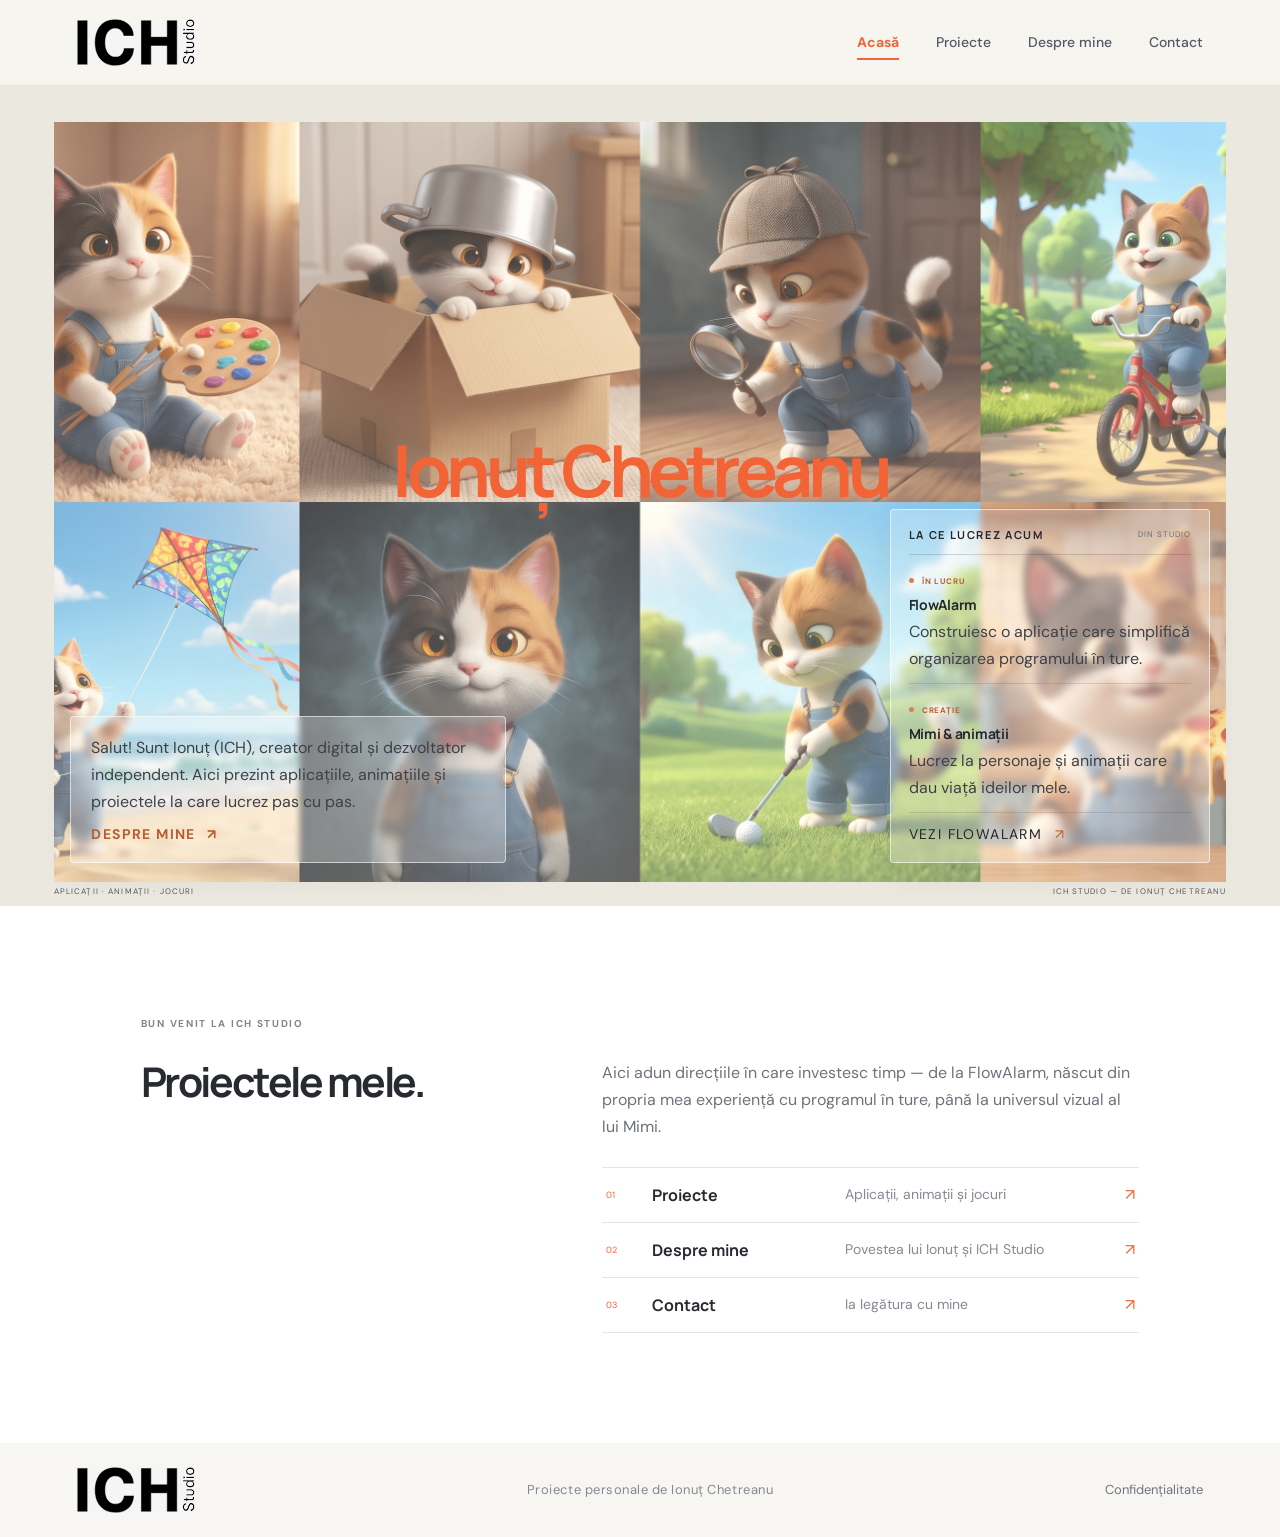
<file: index.html>
<!doctype html>
<html lang="ro">
<head>
    <meta charset="utf-8">
    <meta name="viewport" content="width=device-width, initial-scale=1">
    <meta name="description" content="ICH Studio — portofoliul lui Ionuț Chetreanu, creator digital și dezvoltator independent de aplicații, animații și jocuri.">
    <meta name="theme-color" content="#f7f5ef">
    <title>ICH Studio — Ionuț Chetreanu</title>
    
    <link rel="preconnect" href="https://fonts.googleapis.com">
    <link rel="preconnect" href="https://fonts.gstatic.com" crossorigin>
    <link href="https://fonts.googleapis.com/css2?family=DM+Sans:wght@400;500;600;700&family=Manrope:wght@400;500;600;700;800&display=swap" rel="stylesheet">
    <link rel="stylesheet" href="style.css">
</head>
<body class="home-page">

    <header class="site-header">
        <a class="brand" href="index.html">
            <img class="ich-studio-logo" src="assets/ich-studio-logo.svg" alt="ICH Studio">
        </a>
        <nav aria-label="Navigare principală">
            <a class="active" href="index.html">Acasă</a>
            <a href="projects.html">Proiecte</a>
            <a href="about.html">Despre mine</a>
            <a href="contact.html">Contact</a>
        </nav>
    </header>

    <main>
        <section class="hero home-hero">
            <div class="hero-art" aria-label="Colaj cu Mimi în mai multe ipostaze">
                <div class="art-frame">
                    <img src="assets/mimi-bg.jpg" alt="Mimi, personaj creat de Ionuț Chetreanu, în opt ipostaze">
                </div>
            </div>
            
            <div class="hero-shade"></div>
            
            <div class="hero-copy">
                <p class="eyebrow"><span></span> ICH STUDIO · CREATOR INDEPENDENT</p>
                <h1>Ionuț Chetreanu</h1>
            </div>
            
            <div class="hero-intro-card">
                <p>Salut! Sunt Ionuț (ICH), creator digital și dezvoltator independent. Aici prezint aplicațiile, animațiile și proiectele la care lucrez pas cu pas.</p>
                <a href="about.html">Despre mine <span>↗</span></a>
            </div>
            
            <aside class="news-panel" aria-label="Noutăți din ICH Studio">
                <div class="news-heading">
                    <span>LA CE LUCREZ ACUM</span>
                    <small>DIN STUDIO</small>
                </div>
                <article class="news-item">
                    <span class="news-label"><i></i> ÎN LUCRU</span>
                    <h2>FlowAlarm</h2>
                    <p>Construiesc o aplicație care simplifică organizarea programului în ture.</p>
                </article>
                <article class="news-item">
                    <span class="news-label"><i></i> CREAȚIE</span>
                    <h2>Mimi &amp; animații</h2>
                    <p>Lucrez la personaje și animații care dau viață ideilor mele.</p>
                </article>
                <a class="news-link" href="flowalarm.html">Vezi FlowAlarm <span>↗</span></a>
            </aside>
            
            <div class="hero-foot">
                <span>APLICAȚII · ANIMAȚII · JOCURI</span>
                <span>ICH STUDIO — DE IONUȚ CHETREANU</span>
            </div>
        </section>

        <section class="home-intro section-pad">
            <div class="section-kicker">BUN VENIT LA ICH STUDIO</div>
            <div class="home-intro-grid">
                <h2>Proiectele mele.</h2>
                <div>
                    <p>Aici adun direcțiile în care investesc timp — de la FlowAlarm, născut din propria mea experiență cu programul în ture, până la universul vizual al lui Mimi.</p>
                    <div class="page-links">
                        <a href="projects.html">
                            <span>01</span>
                            <strong>Proiecte</strong>
                            <small>Aplicații, animații și jocuri</small>
                            <b>↗</b>
                        </a>
                        <a href="about.html">
                            <span>02</span>
                            <strong>Despre mine</strong>
                            <small>Povestea lui Ionuț și ICH Studio</small>
                            <b>↗</b>
                        </a>
                        <a href="contact.html">
                            <span>03</span>
                            <strong>Contact</strong>
                            <small>Ia legătura cu mine</small>
                            <b>↗</b>
                        </a>
                    </div>
                </div>
            </div>
        </section>
    </main>

    <footer class="site-footer">
        <a class="brand" href="index.html">
            <img class="ich-studio-logo" src="assets/ich-studio-logo.svg" alt="ICH Studio">
        </a>
        <span>Proiecte personale de Ionuț Chetreanu</span>
        <a href="privacy.html">Confidențialitate</a>
    </footer>

</body>
</html>
</file>
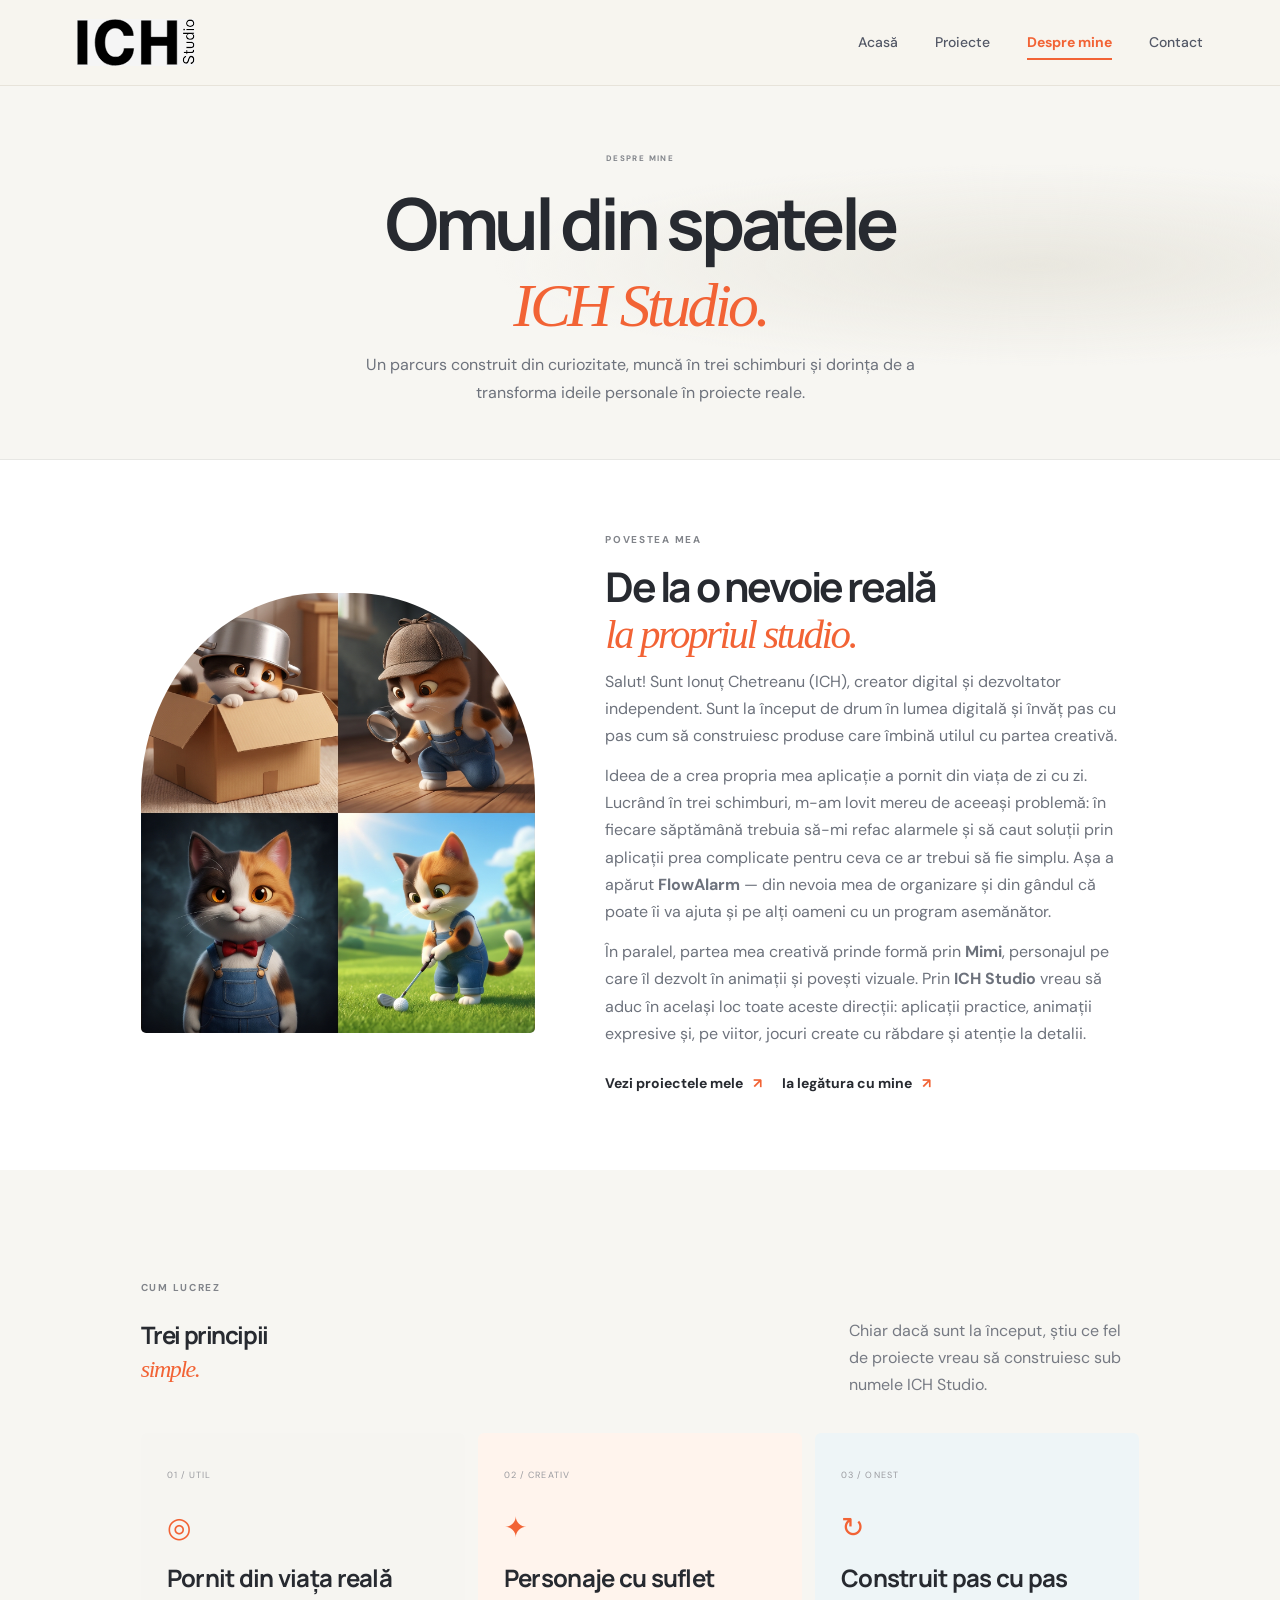
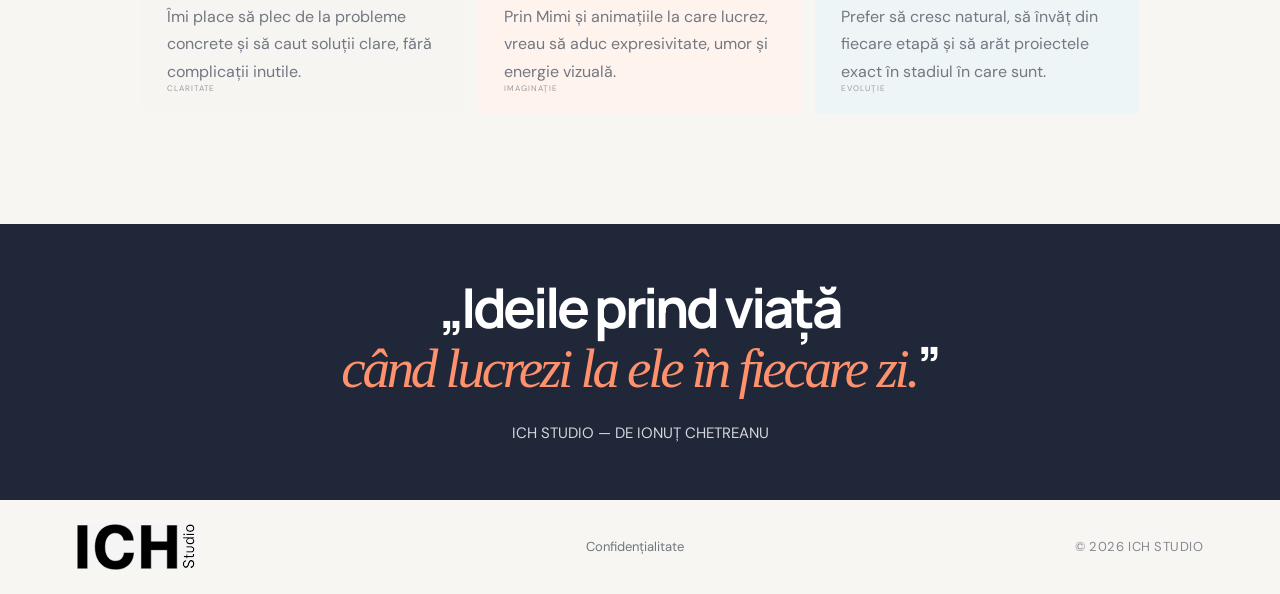
<file: about.html>
<!doctype html>
<html lang="ro">
<head>
    <meta charset="utf-8">
    <meta name="viewport" content="width=device-width, initial-scale=1">
    <meta name="description" content="Povestea lui Ionuț Chetreanu, creatorul independent din spatele ICH Studio, FlowAlarm și personajului Mimi.">
    <meta name="theme-color" content="#f7f5ef">
    <title>Despre mine — ICH Studio</title>
    
    <link rel="preconnect" href="https://fonts.googleapis.com">
    <link rel="preconnect" href="https://fonts.gstatic.com" crossorigin>
    <link href="https://fonts.googleapis.com/css2?family=DM+Sans:wght@400;500;600;700&family=Manrope:wght@400;500;600;700;800&display=swap" rel="stylesheet">
    <link rel="stylesheet" href="style.css">
</head>
<body class="about-page">

    <header class="site-header">
        <a class="brand" href="index.html">
            <img class="ich-studio-logo" src="assets/ich-studio-logo.svg" alt="ICH Studio">
        </a>
        <nav aria-label="Navigare principală">
            <a href="index.html">Acasă</a>
            <a href="projects.html">Proiecte</a>
            <a class="active" href="about.html">Despre mine</a>
            <a href="contact.html">Contact</a>
        </nav>
    </header>

    <main>
        <section class="page-hero about-hero">
            <div class="section-kicker">DESPRE MINE</div>
            <h1>Omul din spatele<br><em>ICH Studio.</em></h1>
            <p>Un parcurs construit din curiozitate, muncă în trei schimburi și dorința de a transforma ideile personale în proiecte reale.</p>
        </section>

        <section class="about-story section-pad">
            <div class="about-image">
                <img src="assets/mimi-bg.jpg" alt="Mimi, personaj creat de Ionuț Chetreanu pentru ICH Studio">
            </div>
            <div class="about-copy">
                <div class="section-kicker">POVESTEA MEA</div>
                <h2>De la o nevoie reală<br><em>la propriul studio.</em></h2>
                <p>Salut! Sunt Ionuț Chetreanu (ICH), creator digital și dezvoltator independent. Sunt la început de drum în lumea digitală și învăț pas cu pas cum să construiesc produse care îmbină utilul cu partea creativă.</p>
                <p>Ideea de a crea propria mea aplicație a pornit din viața de zi cu zi. Lucrând în trei schimburi, m-am lovit mereu de aceeași problemă: în fiecare săptămână trebuia să-mi refac alarmele și să caut soluții prin aplicații prea complicate pentru ceva ce ar trebui să fie simplu. Așa a apărut <strong>FlowAlarm</strong> — din nevoia mea de organizare și din gândul că poate îi va ajuta și pe alți oameni cu un program asemănător.</p>
                <p>În paralel, partea mea creativă prinde formă prin <strong>Mimi</strong>, personajul pe care îl dezvolt în animații și povești vizuale. Prin <strong>ICH Studio</strong> vreau să aduc în același loc toate aceste direcții: aplicații practice, animații expresive și, pe viitor, jocuri create cu răbdare și atenție la detalii.</p>
                <div class="about-links">
                    <a class="text-link" href="projects.html">Vezi proiectele mele <span>↗</span></a>
                    <a class="text-link" href="contact.html">Ia legătura cu mine <span>↗</span></a>
                </div>
            </div>
        </section>

        <section class="creator-values section-pad">
            <div class="features-heading">
                <div>
                    <div class="section-kicker">CUM LUCREZ</div>
                    <h2>Trei principii<br><em>simple.</em></h2>
                </div>
                <p>Chiar dacă sunt la început, știu ce fel de proiecte vreau să construiesc sub numele ICH Studio.</p>
            </div>
            <div class="feature-grid">
                <article class="feature-card">
                    <span class="feature-number">01 / UTIL</span>
                    <span class="feature-icon">◎</span>
                    <h3>Pornit din viața reală</h3>
                    <p>Îmi place să plec de la probleme concrete și să caut soluții clare, fără complicații inutile.</p>
                    <span class="feature-tag">CLARITATE</span>
                </article>
                <article class="feature-card feature-warm">
                    <span class="feature-number">02 / CREATIV</span>
                    <span class="feature-icon">✦</span>
                    <h3>Personaje cu suflet</h3>
                    <p>Prin Mimi și animațiile la care lucrez, vreau să aduc expresivitate, umor și energie vizuală.</p>
                    <span class="feature-tag">IMAGINAȚIE</span>
                </article>
                <article class="feature-card feature-blue">
                    <span class="feature-number">03 / ONEST</span>
                    <span class="feature-icon">↻</span>
                    <h3>Construit pas cu pas</h3>
                    <p>Prefer să cresc natural, să învăț din fiecare etapă și să arăt proiectele exact în stadiul în care sunt.</p>
                    <span class="feature-tag">EVOLUȚIE</span>
                </article>
            </div>
        </section>

        <section class="home-quote about-quote">
            <p>„Ideile prind viață<br><em>când lucrezi la ele în fiecare zi.</em>”</p>
            <span>ICH STUDIO — DE IONUȚ CHETREANU</span>
        </section>
    </main>

    <footer class="site-footer">
        <a class="brand" href="index.html">
            <img class="ich-studio-logo" src="assets/ich-studio-logo.svg" alt="ICH Studio">
        </a>
        <a href="privacy.html">Confidențialitate</a>
        <span>© 2026 ICH STUDIO</span>
    </footer>

</body>
</html>
</file>
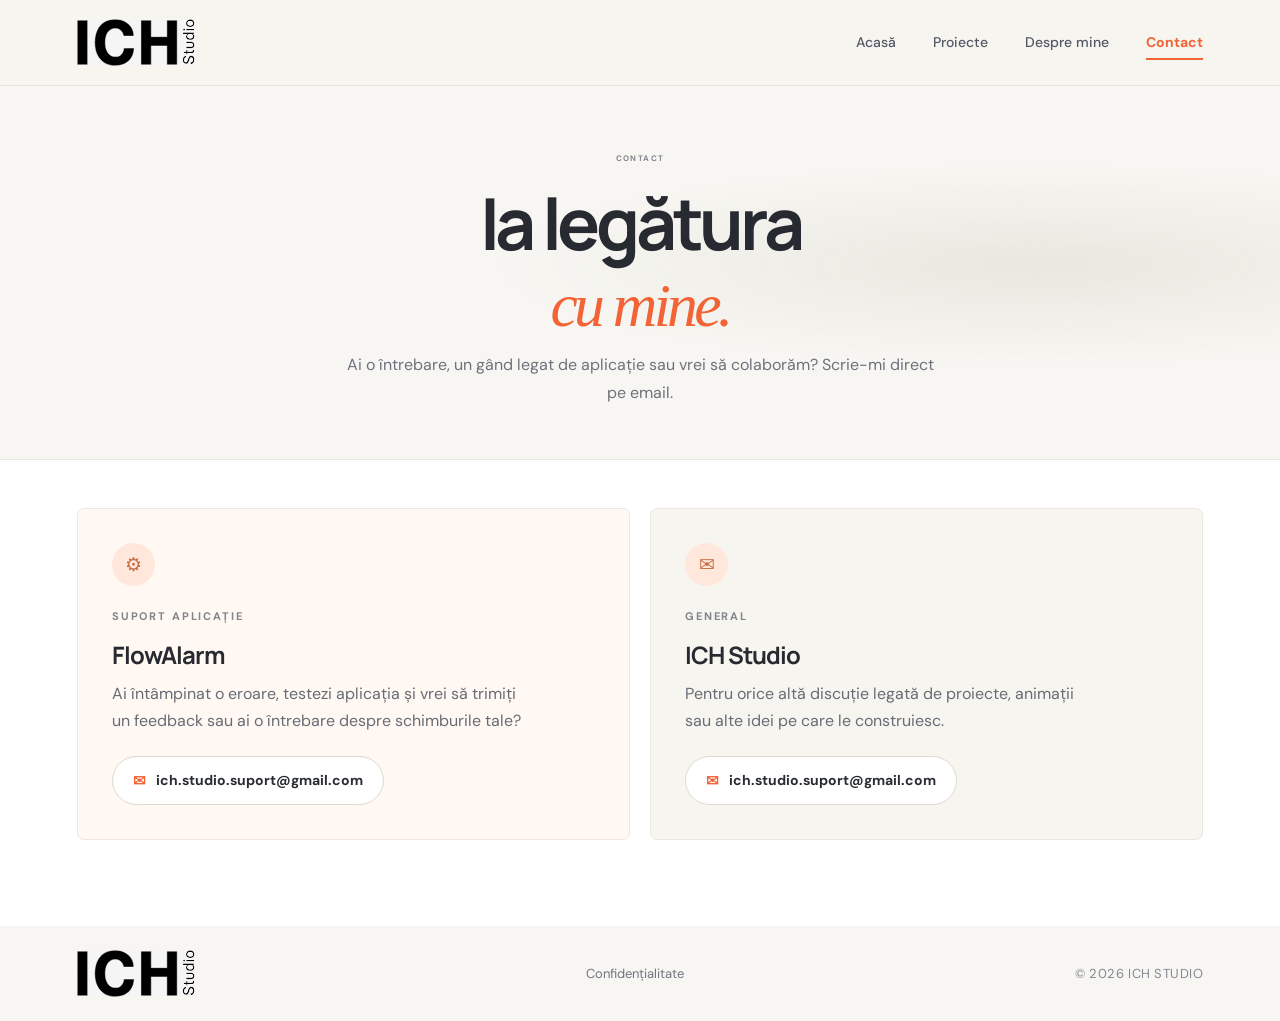
<file: contact.html>
<!doctype html>
<html lang="ro">
<head>
    <meta charset="utf-8">
    <meta name="viewport" content="width=device-width, initial-scale=1">
    <meta name="description" content="Ia legătura cu Ionuț Chetreanu pentru ICH Studio sau pentru suport legat de aplicația FlowAlarm.">
    <meta name="theme-color" content="#f7f5ef">
    <title>Contact — ICH Studio</title>
    
    <link rel="preconnect" href="https://fonts.googleapis.com">
    <link rel="preconnect" href="https://fonts.gstatic.com" crossorigin>
    <link href="https://fonts.googleapis.com/css2?family=DM+Sans:wght@400;500;600;700&family=Manrope:wght@400;500;600;700;800&display=swap" rel="stylesheet">
    <link rel="stylesheet" href="style.css">
</head>
<body class="contact-page">

    <header class="site-header">
        <a class="brand" href="index.html">
            <img class="ich-studio-logo" src="assets/ich-studio-logo.svg" alt="ICH Studio">
        </a>
        <nav aria-label="Navigare principală">
            <a href="index.html">Acasă</a>
            <a href="projects.html">Proiecte</a>
            <a href="about.html">Despre mine</a>
            <a class="active" href="contact.html">Contact</a>
        </nav>
    </header>

    <main>
        <section class="page-hero contact-hero">
            <div class="section-kicker">CONTACT</div>
            <h1>Ia legătura<br><em>cu mine.</em></h1>
            <p>Ai o întrebare, un gând legat de aplicație sau vrei să colaborăm? Scrie-mi direct pe email.</p>
        </section>

        <section class="contact-section">
            <div class="contact-options">
                <article class="contact-option contact-option-support">
                    <div class="contact-option-icon">⚙</div>
                    <div class="section-kicker">SUPORT APLICAȚIE</div>
                    <h2>FlowAlarm</h2>
                    <p>Ai întâmpinat o eroare, testezi aplicația și vrei să trimiți un feedback sau ai o întrebare despre schimburile tale?</p>
                    <a class="contact-email" href="mailto:ich.studio.suport@gmail.com">
                        <span>✉</span> ich.studio.suport@gmail.com
                    </a>
                </article>

                <article class="contact-option">
                    <div class="contact-option-icon">✉</div>
                    <div class="section-kicker">GENERAL</div>
                    <h2>ICH Studio</h2>
                    <p>Pentru orice altă discuție legată de proiecte, animații sau alte idei pe care le construiesc.</p>
                    <a class="contact-email" href="mailto:ich.studio.suport@gmail.com">
                        <span>✉</span> ich.studio.suport@gmail.com
                    </a>
                </article>
            </div>
        </section>
    </main>

    <footer class="site-footer">
        <a class="brand" href="index.html">
            <img class="ich-studio-logo" src="assets/ich-studio-logo.svg" alt="ICH Studio">
        </a>
        <a href="privacy.html">Confidențialitate</a>
        <span>© 2026 ICH STUDIO</span>
    </footer>

</body>
</html>
</file>
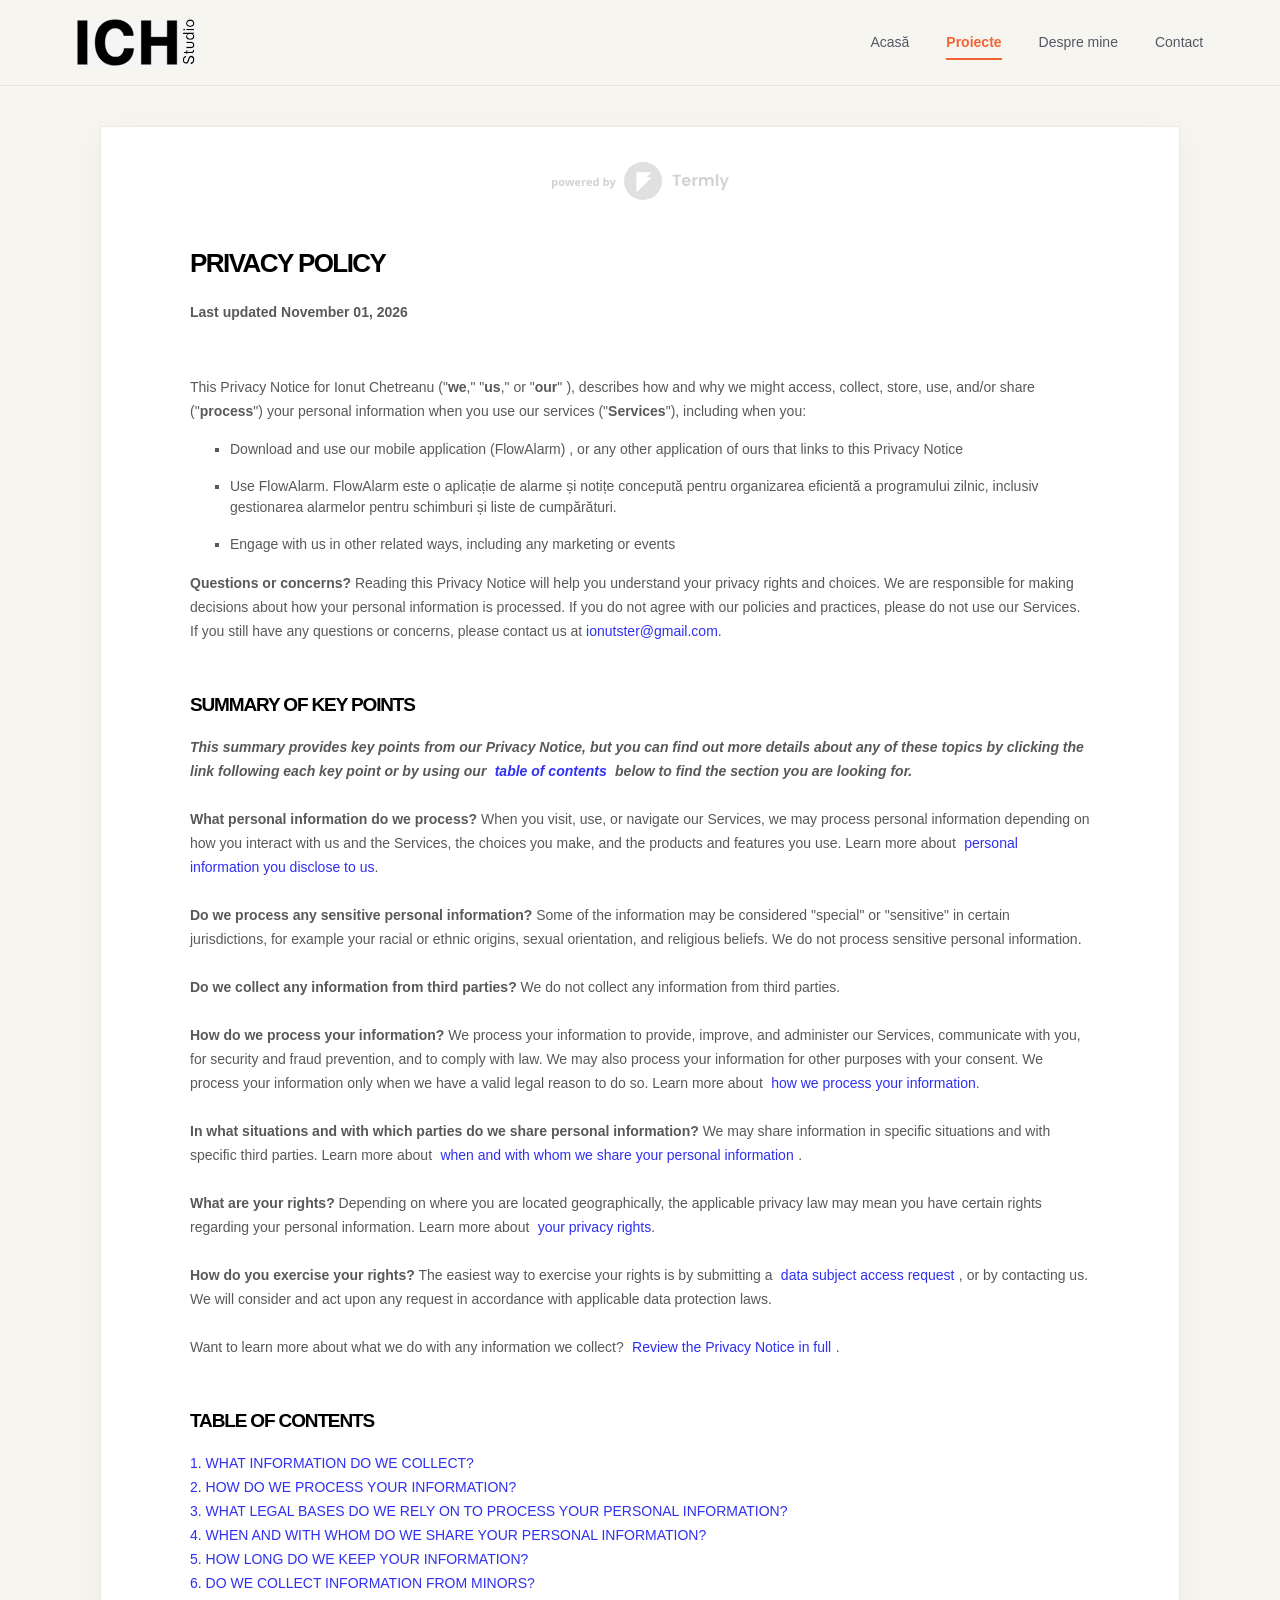
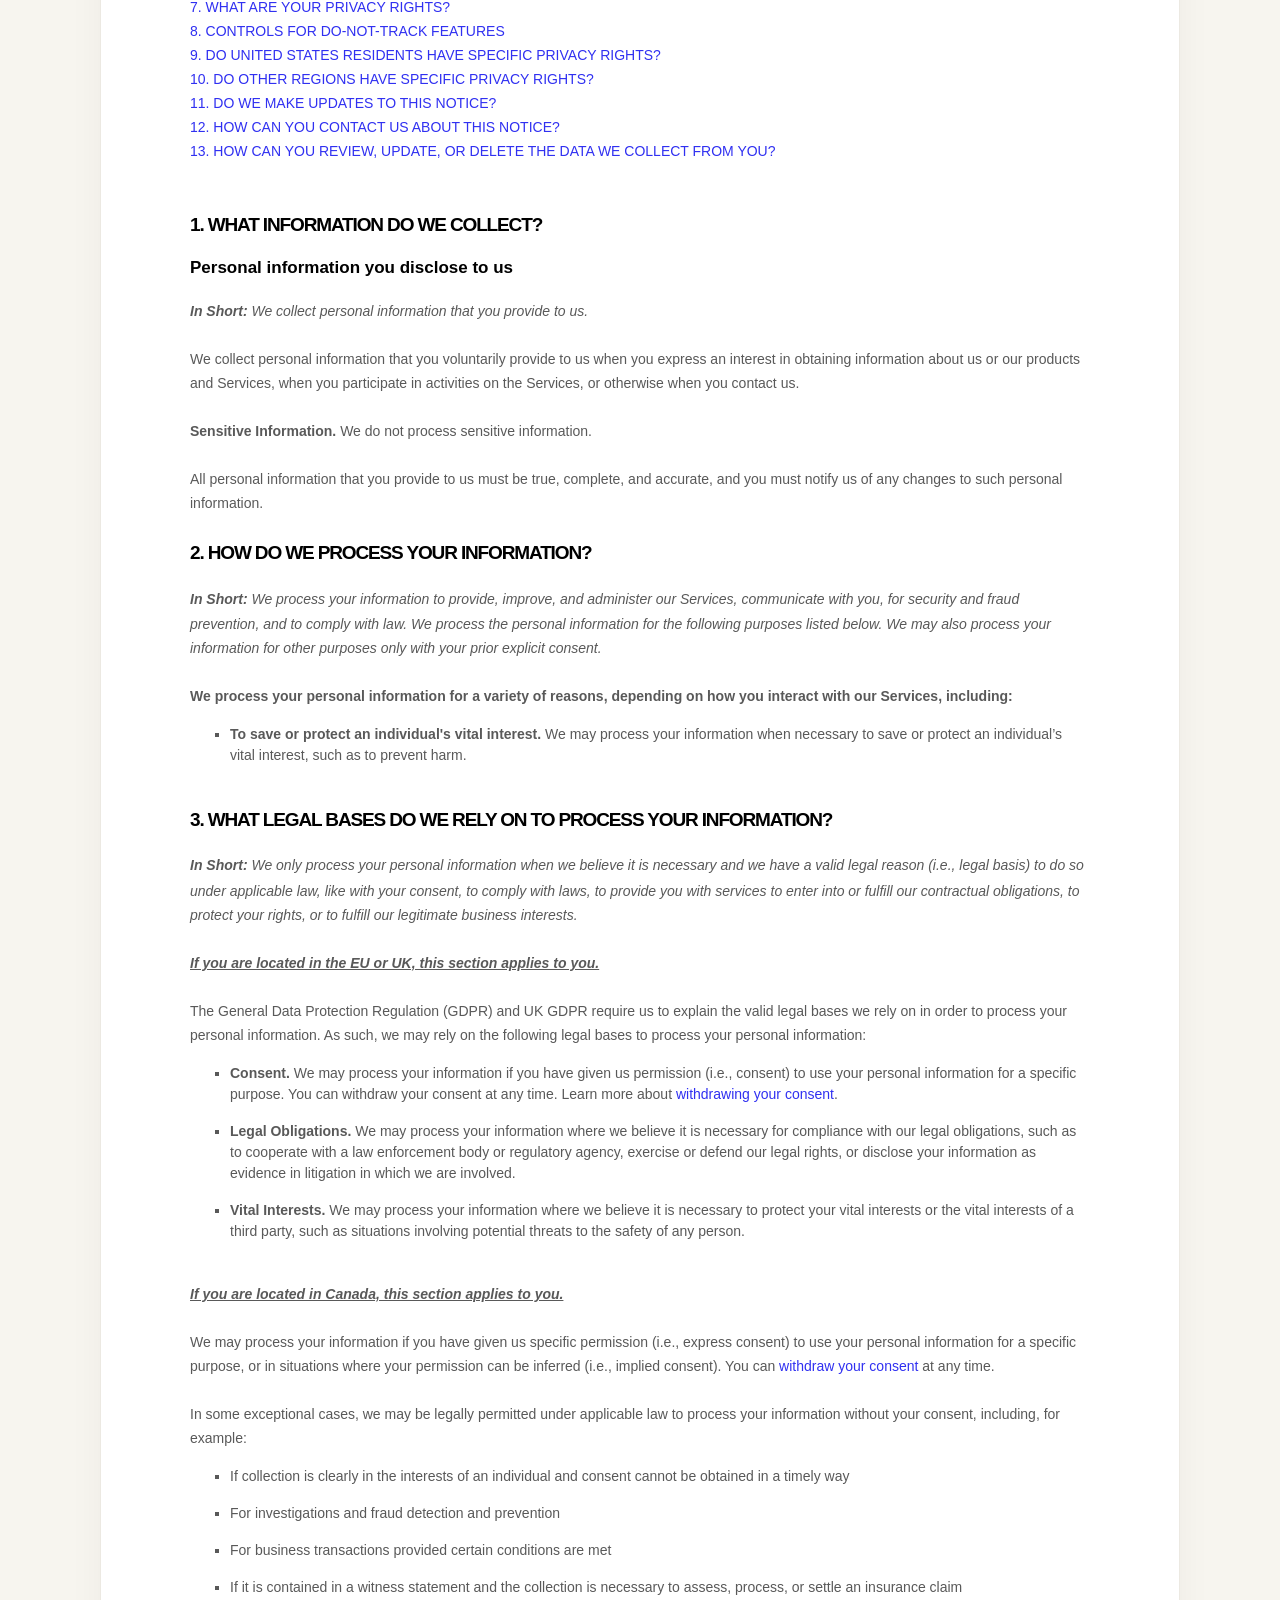
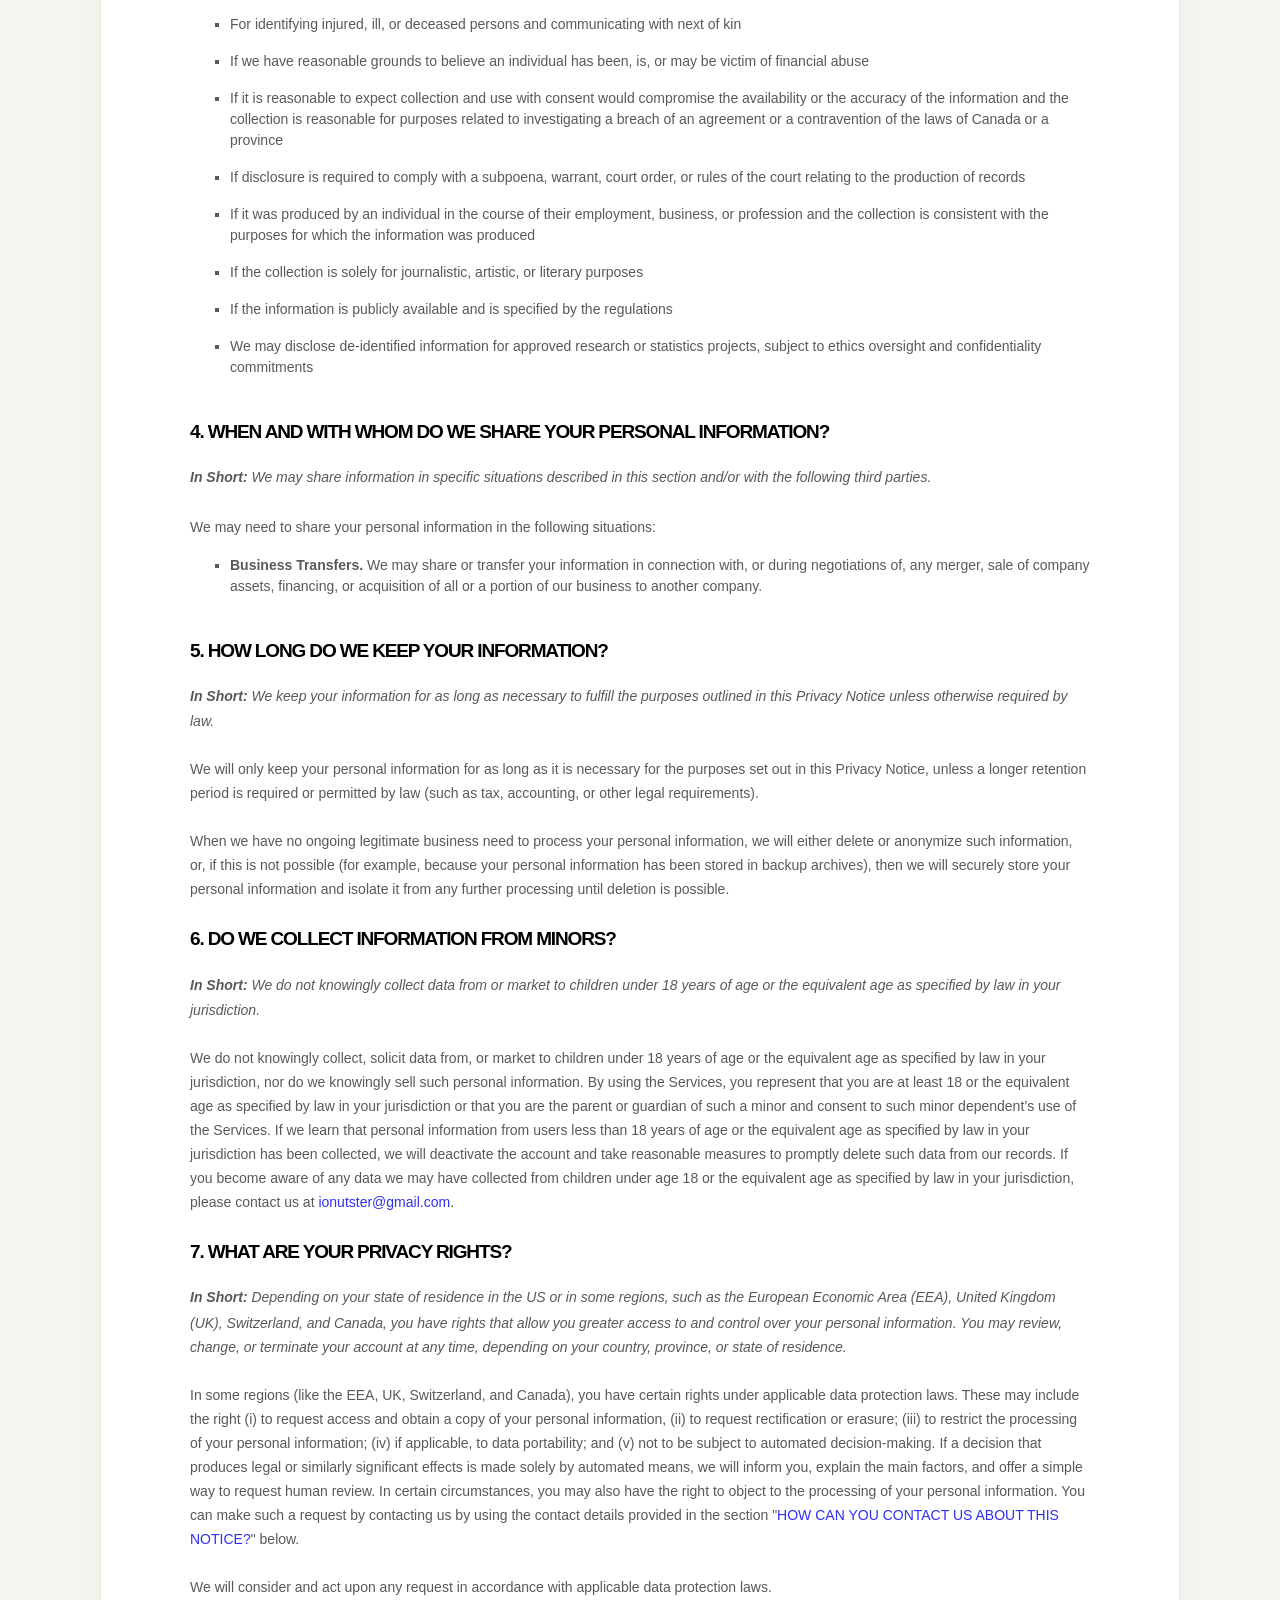
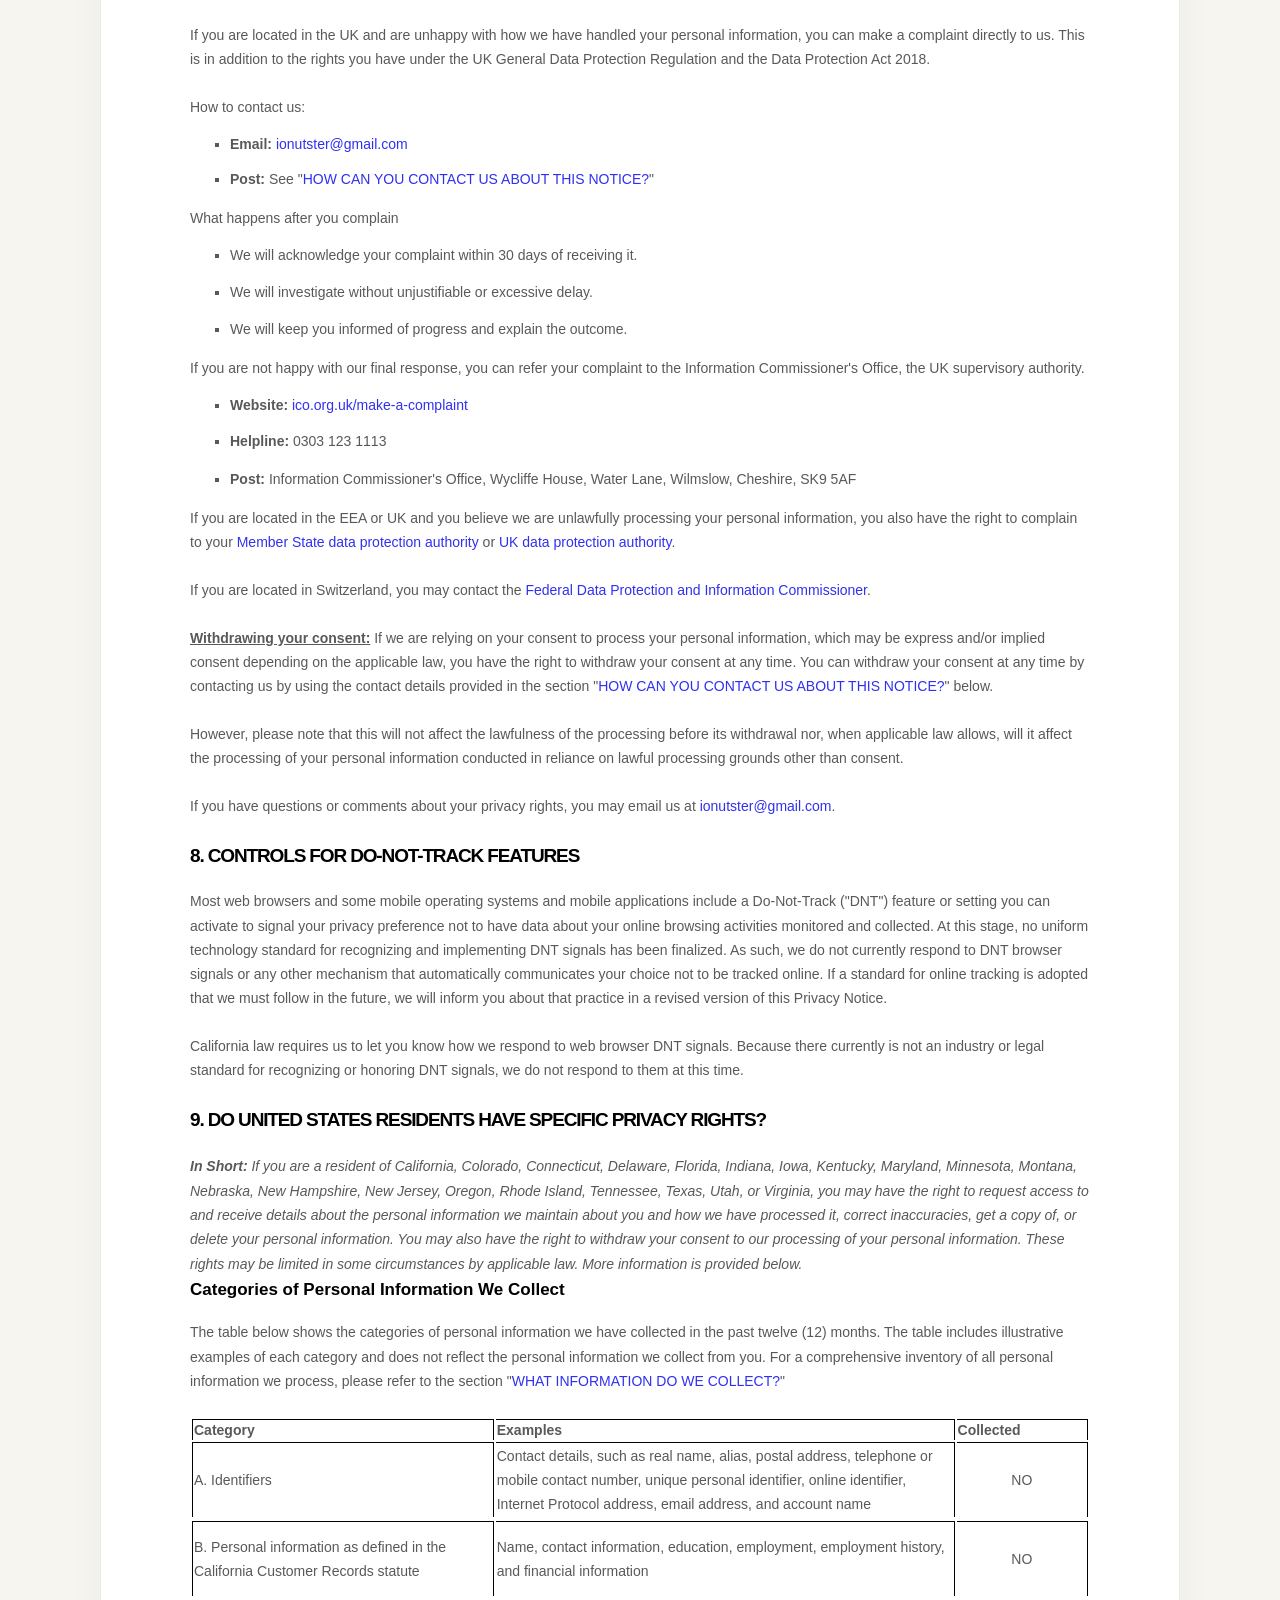
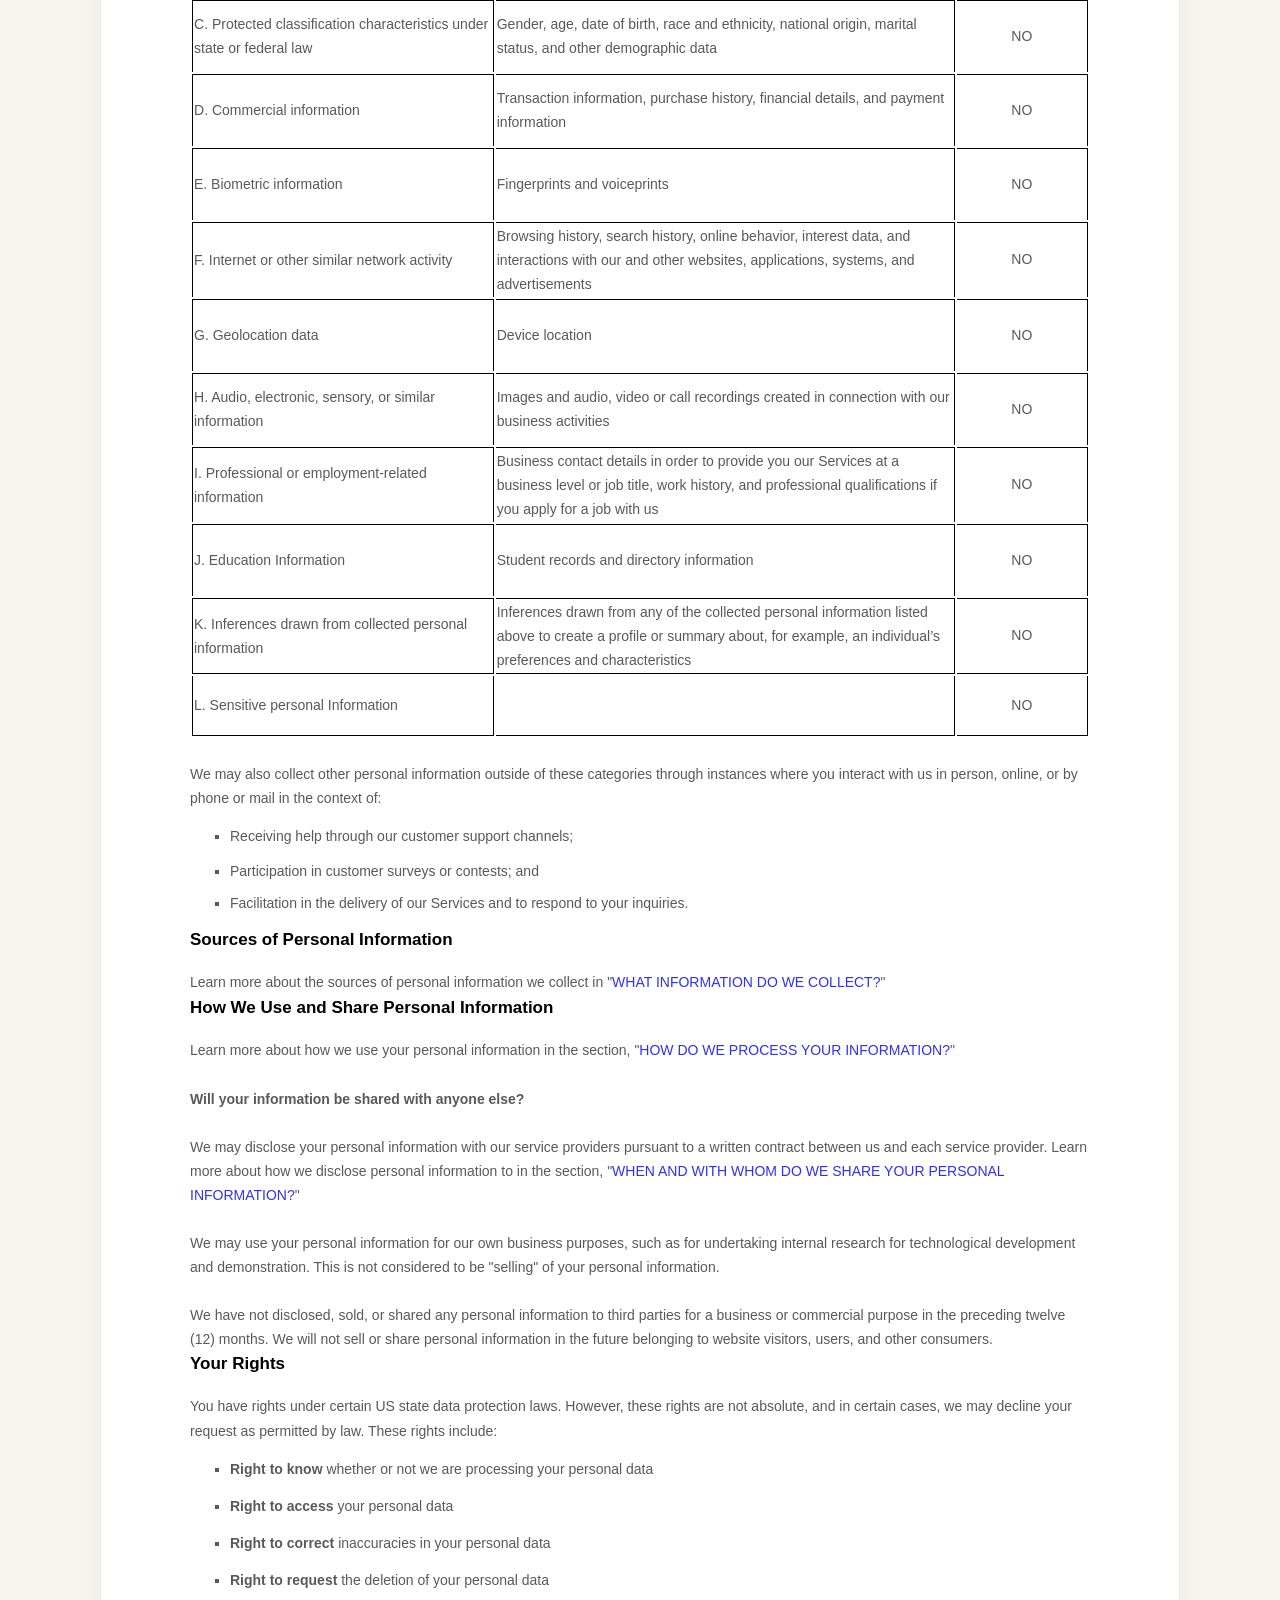
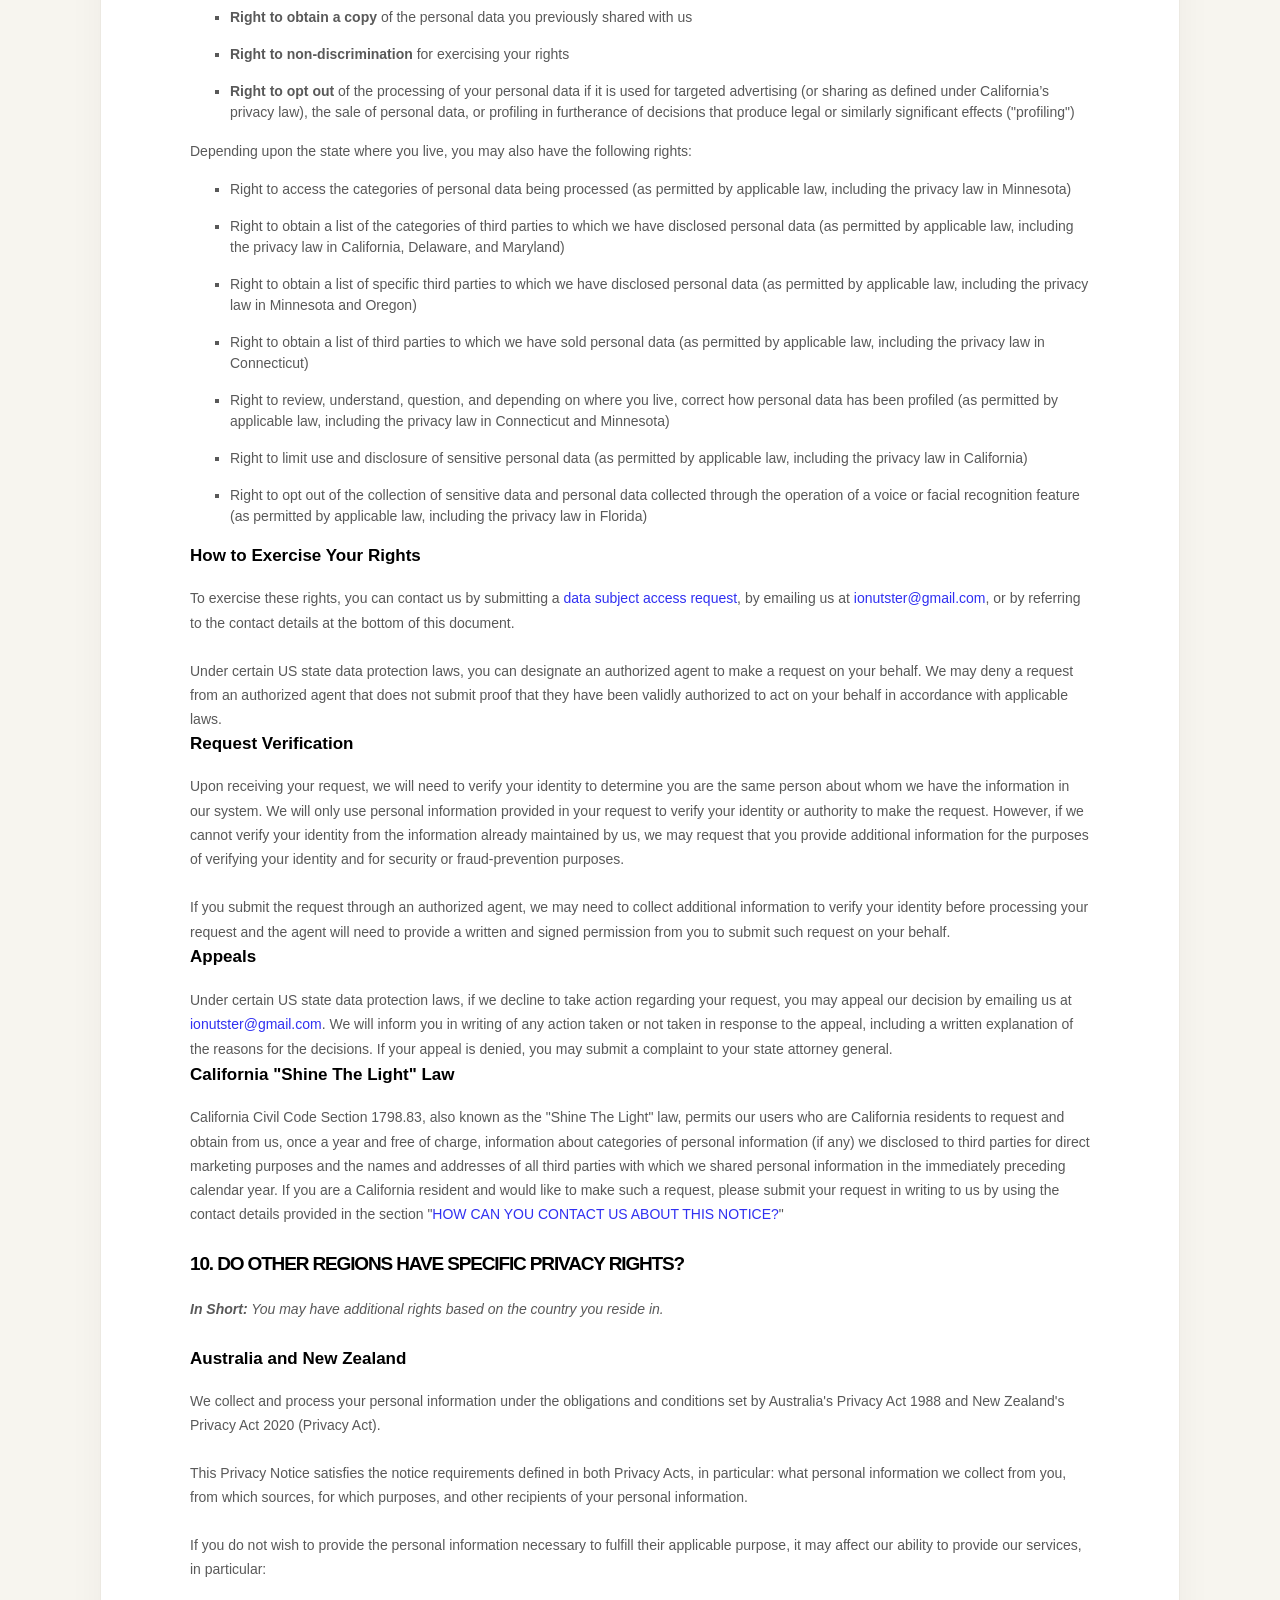
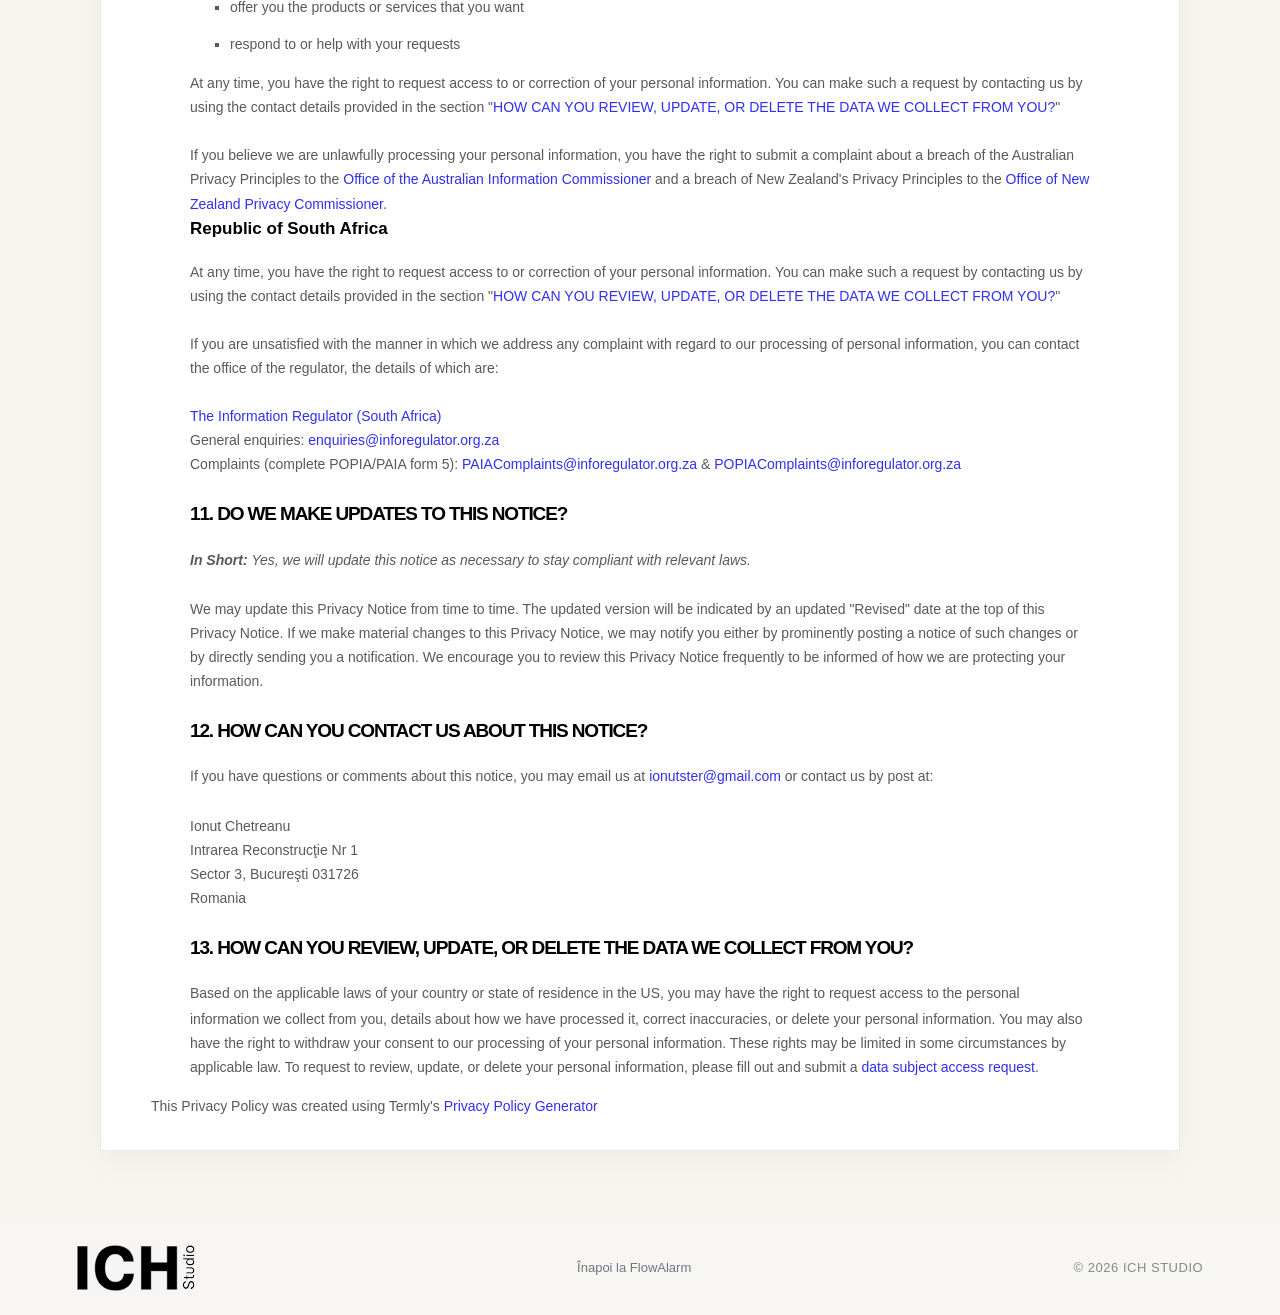
<file: flowalarm-privacy.html>
<!DOCTYPE html>
<html lang="ro">
<head>
    <meta charset="UTF-8">
    <meta name="viewport" content="width=device-width, initial-scale=1">
    <title>Privacy Policy — FlowAlarm | ICH Studio</title>
    <link rel="stylesheet" href="style.css">
</head>
<body class="flowalarm-privacy-page">

    <header class="site-header">
        <a class="brand" href="index.html">
            <img class="ich-studio-logo" src="assets/ich-studio-logo.svg" alt="ICH Studio">
        </a>
        <nav aria-label="Navigare principală">
            <a href="index.html">Acasă</a>
            <a class="active" href="projects.html">Proiecte</a>
            <a href="about.html">Despre mine</a>
            <a href="contact.html">Contact</a>
        </nav>
    </header>

    <main class="flow-privacy-content">
        <style>
            [data-custom-class='body'], [data-custom-class='body'] * {
                background: transparent !important;
            }
            [data-custom-class='title'], [data-custom-class='title'] * {
                font-family: Arial !important;
                font-size: 26px !important;
                color: #000000 !important;
            }
            [data-custom-class='subtitle'], [data-custom-class='subtitle'] * {
                font-family: Arial !important;
                color: #595959 !important;
                font-size: 14px !important;
            }
            [data-custom-class='heading_1'], [data-custom-class='heading_1'] * {
                font-family: Arial !important;
                font-size: 19px !important;
                color: #000000 !important;
            }
            [data-custom-class='heading_2'], [data-custom-class='heading_2'] * {
                font-family: Arial !important;
                font-size: 17px !important;
                color: #000000 !important;
            }
            [data-custom-class='body_text'], [data-custom-class='body_text'] * {
                color: #595959 !important;
                font-size: 14px !important;
                font-family: Arial !important;
            }
            [data-custom-class='link'], [data-custom-class='link'] * {
                color: #3030F1 !important;
                font-size: 14px !important;
                font-family: Arial !important;
                word-break: break-word !important;
            }
        </style>

        <span style="display: block;margin: 0 auto 3.125rem;width: 11.125rem;height: 2.375rem;background: url([data-uri]) center no-repeat;"></span>

        <div data-custom-class="body">
            <div>
                <strong>
                    <span style="font-size: 26px;">
                        <span data-custom-class="title">
                            <bdt class="block-component"></bdt>
                            <bdt class="question"><h1>PRIVACY POLICY</h1></bdt>
                            <bdt class="statement-end-if-in-editor"></bdt>
                        </span>
                    </span>
                </strong>
            </div>
            <div>
                <span style="color: rgb(127, 127, 127);">
                    <strong>
                        <span style="font-size: 15px;">
                            <span data-custom-class="subtitle">Last updated <bdt class="question">November 01, 2026</bdt></span>
                        </span>
                    </strong>
                </span>
            </div>
            <div><br></div><div><br></div><div><br></div>
            
            <div style="line-height: 1.5;">
                <span style="color: rgb(127, 127, 127);">
                    <span style="color: rgb(89, 89, 89); font-size: 15px;">
                        <span data-custom-class="body_text">This Privacy Notice for <bdt class="question noTranslate">Ionut Chetreanu</bdt><bdt class="block-component"></bdt></bdt> (<bdt class="block-component"></bdt>"<strong>we</strong>," "<strong>us</strong>," or "<strong>our</strong>"<bdt class="statement-end-if-in-editor"></bdt></span>
                        <span data-custom-class="body_text">), describes how and why we might access, collect, store, use, and/or share (<bdt class="block-component"></bdt>"<strong>process</strong>"<bdt class="statement-end-if-in-editor"></bdt>) your personal information when you use our services (<bdt class="block-component"></bdt>"<strong>Services</strong>"<bdt class="statement-end-if-in-editor"></bdt>), including when you:</span>
                    </span>
                </span>
                <span style="font-size: 15px;">
                    <span style="color: rgb(127, 127, 127);">
                        <span data-custom-class="body_text">
                            <span style="color: rgb(89, 89, 89);">
                                <span data-custom-class="body_text"><bdt class="block-component"></bdt></span>
                            </span>
                        </span>
                    </span>
                </span>
            </div>
            
            <div>
                <bdt class="block-component">
                    <span style="font-size: 15px;">
                        <span style="font-size: 15px;">
                            <span style="color: rgb(127, 127, 127);">
                                <span data-custom-class="body_text">
                                    <span style="color: rgb(89, 89, 89);">
                                        <span data-custom-class="body_text"><bdt class="block-component"></bdt></span>
                                    </span>
                                </span>
                            </span>
                        </span>
                    </span>
                </bdt>
            </div>
            
            <ul>
                <li data-custom-class="body_text" style="line-height: 1.5;">
                    <span style="font-size: 15px; color: rgb(89, 89, 89);">
                        <span style="font-size: 15px; color: rgb(89, 89, 89);">
                            <span data-custom-class="body_text">Download and use<bdt class="block-component"></bdt> our mobile application<bdt class="block-component"></bdt> (<bdt class="question noTranslate">FlowAlarm)
                                <span style="font-size: 15px; color: rgb(89, 89, 89);">
                                    <span style="font-size: 15px; color: rgb(89, 89, 89);">
                                        <span data-custom-class="body_text">
                                            <span style="font-size: 15px;">
                                                <span style="color: rgb(89, 89, 89);">
                                                    <span data-custom-class="body_text">
                                                        <span style="font-size: 15px;">
                                                            <span style="color: rgb(89, 89, 89);"><bdt class="statement-end-if-in-editor">,</bdt></span>
                                                        </span>
                                                    </span>
                                                </span>
                                            </span>
                                        </span>
                                    </span>
                                </span>
                            </bdt></span>
                            <span data-custom-class="body_text">
                                <span style="font-size: 15px;">
                                    <span style="color: rgb(89, 89, 89);">
                                        <span data-custom-class="body_text">
                                            <span style="font-size: 15px;">
                                                <span style="color: rgb(89, 89, 89);"><bdt class="statement-end-if-in-editor"><bdt class="block-component"> or any other application of ours that links to this Privacy Notice</bdt></bdt></span>
                                            </span>
                                        </span>
                                    </span>
                                </span>
                            </span>
                        </span>
                    </span>
                </li>
            </ul>
            
            <div style="line-height: 1.5;">
                <bdt class="block-component"><span style="font-size: 15px;"></span></bdt>
            </div>
            
            <ul>
                <li data-custom-class="body_text" style="line-height: 1.5;">
                    <span style="font-size: 15px;">Use <bdt class="question noTranslate">FlowAlarm</bdt>. <bdt class="question">FlowAlarm este o aplicație de alarme și notițe concepută pentru organizarea eficientă a programului zilnic, inclusiv gestionarea alarmelor pentru schimburi și liste de cumpărături.</bdt></span>
                    <bdt class="statement-end-if-in-editor"><span style="font-size: 15px;"></span></bdt>
                </li>
            </ul>
            
            <div style="line-height: 1.5;">
                <span style="font-size: 15px;">
                    <span style="color: rgb(127, 127, 127);">
                        <span data-custom-class="body_text">
                            <span style="color: rgb(89, 89, 89);">
                                <span data-custom-class="body_text"><bdt class="block-component"></bdt></span>
                            </span>
                        </span>
                    </span>
                </span>
            </div>
            
            <ul>
                <li data-custom-class="body_text" style="line-height: 1.5;">
                    <span style="font-size: 15px; color: rgb(89, 89, 89);">
                        <span style="font-size: 15px; color: rgb(89, 89, 89);">
                            <span data-custom-class="body_text">Engage with us in other related ways, including any marketing or events
                                <span style="font-size: 15px;">
                                    <span style="color: rgb(89, 89, 89);">
                                        <span data-custom-class="body_text">
                                            <span style="font-size: 15px;">
                                                <span style="color: rgb(89, 89, 89);"><bdt class="statement-end-if-in-editor"></bdt></span>
                                            </span>
                                        </span>
                                    </span>
                                </span>
                            </span>
                        </span>
                    </span>
                </li>
            </ul>
            
            <div style="line-height: 1.5;">
                <span style="font-size: 15px;">
                    <span style="color: rgb(127, 127, 127);">
                        <span data-custom-class="body_text"><strong>Questions or concerns?&nbsp;</strong>Reading this Privacy Notice will help you understand your privacy rights and choices. We are responsible for making decisions about how your personal information is processed. If you do not agree with our policies and practices, please do not use our Services.<bdt class="block-component"></bdt> If you still have any questions or concerns, please contact us at <bdt class="question noTranslate"><a target="_blank" data-custom-class="link" href="mailto:ionutster@gmail.com">ionutster@gmail.com</a></bdt>.</span>
                    </span>
                </span>
            </div>
            
            <div style="line-height: 1.5;"><br></div>
            <div style="line-height: 1.5;"><br></div>
            <div style="line-height: 1.5;">
                <strong><span style="font-size: 15px;"><span data-custom-class="heading_1"><h2>SUMMARY OF KEY POINTS</h2></span></span></strong>
            </div>
            <div style="line-height: 1.5;">
                <span style="font-size: 15px;"><span data-custom-class="body_text"><strong><em>This summary provides key points from our Privacy Notice, but you can find out more details about any of these topics by clicking the link following each key point or by using our&nbsp;</em></strong></span></span>
                <a data-custom-class="link" href="#toc"><span style="color: rgb(0, 58, 250); font-size: 15px;"><span data-custom-class="body_text"><strong><em>table of contents</em></strong></span></span></a>
                <span style="font-size: 15px;"><span data-custom-class="body_text"><strong><em>&nbsp;below to find the section you are looking for.</em></strong></span></span>
            </div>
            <div style="line-height: 1.5;"><br></div>
            
            <div style="line-height: 1.5;">
                <span style="font-size: 15px;"><span data-custom-class="body_text"><strong>What personal information do we process?</strong> When you visit, use, or navigate our Services, we may process personal information depending on how you interact with us and the Services, the choices you make, and the products and features you use. Learn more about&nbsp;</span></span>
                <a data-custom-class="link" href="#personalinfo"><span style="color: rgb(0, 58, 250); font-size: 15px;"><span data-custom-class="body_text">personal information you disclose to us</span></span></a><span data-custom-class="body_text">.</span>
            </div>
            <div style="line-height: 1.5;"><br></div>
            
            <div style="line-height: 1.5;">
                <span style="font-size: 15px;"><span data-custom-class="body_text"><strong>Do we process any sensitive personal information?&nbsp;</strong>Some of the information may be considered <bdt class="block-component"></bdt>"special" or "sensitive"<bdt class="statement-end-if-in-editor"></bdt> in certain jurisdictions, for example your racial or ethnic origins, sexual orientation, and religious beliefs. <bdt class="block-component"></bdt>We do not process sensitive personal information.<bdt class="else-block"></bdt></span></span>
            </div>
            <div style="line-height: 1.5;"><br></div>
            
            <div style="line-height: 1.5;">
                <span style="font-size: 15px;"><span data-custom-class="body_text"><strong>Do we collect any information from third parties?</strong> <bdt class="block-component"></bdt>We do not collect any information from third parties.<bdt class="else-block"></bdt></span></span>
            </div>
            <div style="line-height: 1.5;"><br></div>
            
            <div style="line-height: 1.5;">
                <span style="font-size: 15px;"><span data-custom-class="body_text"><strong>How do we process your information?</strong> We process your information to provide, improve, and administer our Services, communicate with you, for security and fraud prevention, and to comply with law. We may also process your information for other purposes with your consent. We process your information only when we have a valid legal reason to do so. Learn more about&nbsp;</span></span>
                <a data-custom-class="link" href="#infouse"><span style="color: rgb(0, 58, 250); font-size: 15px;"><span data-custom-class="body_text">how we process your information</span></span></a><span data-custom-class="body_text">.</span>
            </div>
            <div style="line-height: 1.5;"><br></div>
            
            <div style="line-height: 1.5;">
                <span style="font-size: 15px;"><span data-custom-class="body_text"><strong>In what situations and with which <bdt class="block-component"></bdt>parties do we share personal information?</strong> We may share information in specific situations and with specific <bdt class="block-component"></bdt>third parties. Learn more about&nbsp;</span></span>
                <a data-custom-class="link" href="#whoshare"><span style="color: rgb(0, 58, 250); font-size: 15px;"><span data-custom-class="body_text">when and with whom we share your personal information</span></span></a>
                <span style="font-size: 15px;"><span data-custom-class="body_text">.<bdt class="block-component"></bdt></span></span>
            </div>
            <div style="line-height: 1.5;"><br></div>
            
            <div style="line-height: 1.5;">
                <span style="font-size: 15px;"><span data-custom-class="body_text"><strong>What are your rights?</strong> Depending on where you are located geographically, the applicable privacy law may mean you have certain rights regarding your personal information. Learn more about&nbsp;</span></span>
                <a data-custom-class="link" href="#privacyrights"><span style="color: rgb(0, 58, 250); font-size: 15px;"><span data-custom-class="body_text">your privacy rights</span></span></a><span data-custom-class="body_text">.</span>
            </div>
            <div style="line-height: 1.5;"><br></div>
            
            <div style="line-height: 1.5;">
                <span style="font-size: 15px;"><span data-custom-class="body_text"><strong>How do you exercise your rights?</strong> The easiest way to exercise your rights is by <bdt class="block-component">submitting a&nbsp;</bdt></span></span>
                <a data-custom-class="link" href="https://app.termly.io/dsar/596b1447-7d35-425b-9c92-cd0a583d94de" rel="noopener noreferrer" target="_blank"><span style="color: rgb(0, 58, 250); font-size: 15px;"><span data-custom-class="body_text">data subject access request</span></span></a>
                <span style="font-size: 15px;"><span data-custom-class="body_text"><bdt class="block-component"></bdt>, or by contacting us. We will consider and act upon any request in accordance with applicable data protection laws.</span></span>
            </div>
            <div style="line-height: 1.5;"><br></div>
            
            <div style="line-height: 1.5;">
                <span style="font-size: 15px;"><span data-custom-class="body_text">Want to learn more about what we do with any information we collect?&nbsp;</span></span>
                <a data-custom-class="link" href="#toc"><span style="color: rgb(0, 58, 250); font-size: 15px;"><span data-custom-class="body_text">Review the Privacy Notice in full</span></span></a>
                <span style="font-size: 15px;"><span data-custom-class="body_text">.</span></span>
            </div>
            <div style="line-height: 1.5;"><br></div><div style="line-height: 1.5;"><br></div>
            
            <div id="toc" style="line-height: 1.5;">
                <span style="font-size: 15px;"><span style="color: rgb(127, 127, 127);"><span style="color: rgb(0, 0, 0);"><strong><span data-custom-class="heading_1"><h2>TABLE OF CONTENTS</h2></span></strong></span></span></span>
            </div>
            <div style="line-height: 1.5;"><span style="font-size: 15px;"><a data-custom-class="link" href="#infocollect"><span style="color: rgb(0, 58, 250);">1. WHAT INFORMATION DO WE COLLECT?</span></a></span></div>
            <div style="line-height: 1.5;"><span style="font-size: 15px;"><a data-custom-class="link" href="#infouse"><span style="color: rgb(0, 58, 250);">2. HOW DO WE PROCESS YOUR INFORMATION?<bdt class="block-component"></bdt></span></a></span></div>
            <div style="line-height: 1.5;"><span style="font-size: 15px;"><a data-custom-class="link" href="#legalbases"><span style="color: rgb(0, 58, 250);">3. <span style="font-size: 15px;"><span style="color: rgb(0, 58, 250);">WHAT LEGAL BASES DO WE RELY ON TO PROCESS YOUR PERSONAL INFORMATION?</span></span><bdt class="statement-end-if-in-editor"></bdt></span></a></span></div>
            <div style="line-height: 1.5;">
                <span style="font-size: 15px;">
                    <span style="color: rgb(0, 58, 250);"><a data-custom-class="link" href="#whoshare">4. WHEN AND WITH WHOM DO WE SHARE YOUR PERSONAL INFORMATION?</a></span>
                    <span data-custom-class="body_text"><bdt class="block-component"></bdt></span>
                    <span style="color: rgb(127, 127, 127);"><span style="color: rgb(89, 89, 89);"><span data-custom-class="body_text"><span style="color: rgb(89, 89, 89);"><bdt class="block-component"></bdt></span></span></span></span>
                    <bdt class="block-component"></bdt>
                </span>
            </div>
            <div style="line-height: 1.5;">
                <span style="font-size: 15px;"><span style="color: rgb(127, 127, 127);"><span style="color: rgb(89, 89, 89);"><span data-custom-class="body_text"><span style="color: rgb(89, 89, 89);"><span style="color: rgb(89, 89, 89);"><span style="color: rgb(89, 89, 89);"><bdt class="block-component"></bdt></span></span> <bdt class="block-component"></bdt></span></span></span></span></span>
            </div>
            <div style="line-height: 1.5;">
                <span style="font-size: 15px;"><a data-custom-class="link" href="#inforetain"><span style="color: rgb(0, 58, 250);">5. HOW LONG DO WE KEEP YOUR INFORMATION?</span></a><span style="color: rgb(127, 127, 127);"><span style="color: rgb(89, 89, 89);"><span data-custom-class="body_text"><span style="color: rgb(89, 89, 89);"><span style="color: rgb(89, 89, 89);"><bdt class="block-component"></bdt><bdt class="block-component"></bdt></span></span></span></span></span></span>
            </div>
            <div style="line-height: 1.5;">
                <span style="font-size: 15px;"><a data-custom-class="link" href="#infominors"><span style="color: rgb(0, 58, 250);">6. DO WE COLLECT INFORMATION FROM MINORS?</span></a><span style="color: rgb(127, 127, 127);"><span style="color: rgb(89, 89, 89);"><span data-custom-class="body_text"><span style="color: rgb(89, 89, 89);"><bdt class="statement-end-if-in-editor"></bdt></span></span></span></span></span>
            </div>
            <div style="line-height: 1.5;"><span style="font-size: 15px;"><span style="color: rgb(0, 58, 250);"><a data-custom-class="link" href="#privacyrights">7. WHAT ARE YOUR PRIVACY RIGHTS?</a></span></span></div>
            <div style="line-height: 1.5;"><span style="font-size: 15px;"><a data-custom-class="link" href="#DNT"><span style="color: rgb(0, 58, 250);">8. CONTROLS FOR DO-NOT-TRACK FEATURES<bdt class="block-component"></bdt></span></a></span></div>
            <div style="line-height: 1.5;"><span style="font-size: 15px;"><a data-custom-class="link" href="#uslaws"><span style="color: rgb(0, 58, 250);">9. DO UNITED STATES RESIDENTS HAVE SPECIFIC PRIVACY RIGHTS?</span></a></span><bdt class="block-component"><span style="font-size: 15px;"><span data-custom-class="body_text"></span></span></bdt></div>
            <div style="line-height: 1.5;"><a data-custom-class="link" href="#otherlaws"><span style="color: rgb(0, 58, 250); font-size: 15px;">10. DO OTHER REGIONS HAVE SPECIFIC PRIVACY RIGHTS?</span></a><span style="font-size: 15px;"><bdt class="statement-end-if-in-editor"><span data-custom-class="body_text"></span></bdt></span></div>
            <div style="line-height: 1.5;"><bdt class="block-component"><span style="font-size: 15px;"></span></bdt><bdt class="block-component"></bdt><bdt class="block-component"></bdt><bdt class="block-component"></bdt><bdt class="block-component"></bdt><bdt class="block-component"></bdt><bdt class="block-component"></bdt><bdt class="block-component"></bdt><bdt class="block-component"></bdt><bdt class="block-component"></span></bdt></div>
            <div style="line-height: 1.5;"><span style="font-size: 15px;"><a data-custom-class="link" href="#policyupdates"><span style="color: rgb(0, 58, 250);">11. DO WE MAKE UPDATES TO THIS NOTICE?</span></a></span></div>
            <div style="line-height: 1.5;"><a data-custom-class="link" href="#contact"><span style="color: rgb(0, 58, 250); font-size: 15px;">12. HOW CAN YOU CONTACT US ABOUT THIS NOTICE?</span></a></div>
            <div style="line-height: 1.5;"><a data-custom-class="link" href="#request"><span style="color: rgb(0, 58, 250);">13. HOW CAN YOU REVIEW, UPDATE, OR DELETE THE DATA WE COLLECT FROM YOU?</span></a></div>
            <div style="line-height: 1.5;"><br></div><div style="line-height: 1.5;"><br></div>
            
            <div id="infocollect" style="line-height: 1.5;">
                <span style="color: rgb(0, 0, 0);"><span style="color: rgb(0, 0, 0); font-size: 15px;"><span style="font-size: 15px; color: rgb(0, 0, 0);"><span style="font-size: 15px; color: rgb(0, 0, 0);"><span id="control" style="color: rgb(0, 0, 0);"><strong><span data-custom-class="heading_1"><h2>1. WHAT INFORMATION DO WE COLLECT?</h2></span></strong></span></span></span></span></span>
                <span data-custom-class="heading_2" id="personalinfo" style="color: rgb(0, 0, 0);"><span style="font-size: 15px;"><strong><h3>Personal information you disclose to us</h3></strong></span></span>
                <span style="color: rgb(127, 127, 127);"><span style="color: rgb(89, 89, 89); font-size: 15px;"><span data-custom-class="body_text"><span style="font-size: 15px; color: rgb(89, 89, 89);"><span style="font-size: 15px; color: rgb(89, 89, 89);"><span data-custom-class="body_text"><strong><em>In Short:</em></strong></span></span></span></span><span data-custom-class="body_text"><span style="font-size: 15px; color: rgb(89, 89, 89);"><span style="font-size: 15px; color: rgb(89, 89, 89);"><span data-custom-class="body_text"><strong><em>&nbsp;</em></strong><em>We collect personal information that you provide to us.</em></span></span></span></span></span></span>
            </div>
            <div style="line-height: 1.5;"><br></div>
            <div style="line-height: 1.5;">
                <span style="font-size: 15px; color: rgb(89, 89, 89);"><span style="font-size: 15px; color: rgb(89, 89, 89);"><span data-custom-class="body_text">We collect personal information that you voluntarily provide to us when you <span style="font-size: 15px;"><bdt class="block-component"></bdt></span></span><span data-custom-class="body_text">express an interest in obtaining information about us or our products and Services, when you participate in activities on the Services, or otherwise when you contact us.</span></span></span>
            </div>
            <div style="line-height: 1.5;"><br></div>
            <div style="line-height: 1.5;">
                <span style="font-size: 15px; color: rgb(89, 89, 89);"><span style="font-size: 15px; color: rgb(89, 89, 89);"><span data-custom-class="body_text"><span style="font-size: 15px;"><bdt class="block-component"></bdt></span></span></span></span>
            </div>
            
            <div id="sensitiveinfo" style="line-height: 1.5;">
                <span style="font-size: 15px;"><span data-custom-class="body_text"><strong>Sensitive Information.</strong> <bdt class="block-component"></bdt>We do not process sensitive information.</span></span>
            </div>
            <div style="line-height: 1.5;"><br></div>
            
            <div style="line-height: 1.5;">
                <span style="font-size: 15px;"><span data-custom-class="body_text"><bdt class="else-block"></bdt></span></span>
                <span style="font-size: 15px; color: rgb(89, 89, 89);"><span style="font-size: 15px; color: rgb(89, 89, 89);"><span data-custom-class="body_text"><span style="font-size: 15px;"><span data-custom-class="body_text"><bdt class="block-component"><bdt class="block-component"></bdt></bdt></span></span></span></span><bdt class="block-component"><bdt class="block-component"></span></span></bdt>
            </div>
            
            <div style="line-height: 1.5;">
                <span style="font-size: 15px; color: rgb(89, 89, 89);"><span style="font-size: 15px; color: rgb(89, 89, 89);"><span data-custom-class="body_text">All personal information that you provide to us must be true, complete, and accurate, and you must notify us of any changes to such personal information.</span></span></span>
            </div>
            
            <div style="line-height: 1.5;">
                <span style="font-size: 15px; color: rgb(89, 89, 89);"><span style="font-size: 15px; color: rgb(89, 89, 89);"><span data-custom-class="body_text"><bdt class="block-component"></bdt></span></span></span><bdt class="block-component"><span style="font-size: 15px;"></span></bdt><span style="font-size: 15px; color: rgb(89, 89, 89);"><span style="font-size: 15px; color: rgb(89, 89, 89);"><span data-custom-class="body_text"><span style="color: rgb(89, 89, 89); font-size: 15px;"><span data-custom-class="body_text"><span style="color: rgb(89, 89, 89); font-size: 15px;"><span data-custom-class="body_text"><bdt class="statement-end-if-in-editor"><bdt class="block-component"></bdt></bdt></span></span></span></span></bdt></span></span></span><span style="font-size: 15px;"><span data-custom-class="body_text"><bdt class="block-component"></bdt></span></span>
            </div>
            <div style="line-height: 1.5;"><br></div>
            
            <div id="infouse" style="line-height: 1.5;">
                <span style="color: rgb(127, 127, 127);"><span style="color: rgb(89, 89, 89); font-size: 15px;"><span style="font-size: 15px; color: rgb(89, 89, 89);"><span style="font-size: 15px; color: rgb(89, 89, 89);"><span id="control" style="color: rgb(0, 0, 0);"><strong><span data-custom-class="heading_1"><h2>2. HOW DO WE PROCESS YOUR INFORMATION?</h2></span></strong></span></span></span><span data-custom-class="body_text"><span style="font-size: 15px; color: rgb(89, 89, 89);"><span style="font-size: 15px; color: rgb(89, 89, 89);"><span data-custom-class="body_text"><strong><em>In Short:&nbsp;</em></strong><em>We process your information to provide, improve, and administer our Services, communicate with you, for security and fraud prevention, and to comply with law.<bdt class="block-component"></bdt> We process the personal information for the following purposes listed below.<bdt class="statement-end-if-in-editor"></bdt> We may also process your information for other purposes <bdt class="block-component"></bdt>only with your prior explicit<bdt class="else-block"></bdt> consent.</em></span></span></span></span></span></span>
            </div>
            <div style="line-height: 1.5;"><br></div>
            <div style="line-height: 1.5;">
                <span style="font-size: 15px; color: rgb(89, 89, 89);"><span style="font-size: 15px; color: rgb(89, 89, 89);"><span data-custom-class="body_text"><strong>We process your personal information for a variety of reasons, depending on how you interact with our Services, including:</strong><bdt class="block-component"></bdt></span></span></span>
            </div>
            
            <ul>
                <li data-custom-class="body_text" style="line-height: 1.5;">
                    <span data-custom-class="body_text"><span style="font-size: 15px;"><strong>To save or protect an individual's vital interest.</strong> We may process your information when necessary to save or protect an individual’s vital interest, such as to prevent harm.</span></span> <bdt class="statement-end-if-in-editor"><span style="font-size: 15px;"><span data-custom-class="body_text"></span></span></bdt>
                </li>
            </ul>
            
            <div style="line-height: 1.5;">
                <bdt class="block-component"><span style="font-size: 15px;"><span data-custom-class="body_text"></span></span></bdt><bdt class="block-component"><span style="font-size: 15px;"><span data-custom-class="body_text"></span></span></bdt><bdt class="block-component"><span style="font-size: 15px;"><span data-custom-class="body_text"></span></span></bdt><bdt class="block-component"><span style="font-size: 15px;"><span data-custom-class="body_text"></span></span></bdt>
            </div>
            <div style="line-height: 1.5;"><br></div>
            
            <div id="legalbases" style="line-height: 1.5;">
                <strong><span style="font-size: 15px;"><span data-custom-class="heading_1"><h2>3. WHAT LEGAL BASES DO WE RELY ON TO PROCESS YOUR INFORMATION?</h2></span></span></strong><em><span style="font-size: 15px;"><span data-custom-class="body_text"><strong>In Short:&nbsp;</strong>We only process your personal information when we believe it is necessary and we have a valid legal reason (i.e.<bdt class="block-component"></bdt>,<bdt class="statement-end-if-in-editor"></bdt> legal basis) to do so under applicable law, like with your consent, to comply with laws, to provide you with services to enter into or <bdt class="block-component"></bdt>fulfill<bdt class="statement-end-if-in-editor"></bdt> our contractual obligations, to protect your rights, or to <bdt class="block-component"></bdt>fulfill<bdt class="statement-end-if-in-editor"></bdt> our legitimate business interests.</span></span></em>
            </div>
            <div style="line-height: 1.5;">
                <span style="font-size: 15px;"><span data-custom-class="body_text"><bdt class="block-component"></bdt></span><span data-custom-class="body_text"><bdt class="block-component"></bdt></span></span>
            </div>
            <div style="line-height: 1.5;"><br></div>
            <div style="line-height: 1.5;">
                <em><span style="font-size: 15px;"><span data-custom-class="body_text"><strong><u>If you are located in the EU or UK, this section applies to you.</u></strong></span></span></em>
            </div>
            <div style="line-height: 1.5;"><br></div>
            <div style="line-height: 1.5;">
                <span style="font-size: 15px;"><span data-custom-class="body_text"><bdt class="statement-end-if-in-editor"></bdt></span></span>
            </div>
            <div style="line-height: 1.5;">
                <span style="font-size: 15px;"><span data-custom-class="body_text">The General Data Protection Regulation (GDPR) and UK GDPR require us to explain the valid legal bases we rely on in order to process your personal information. As such, we may rely on the following legal bases to process your personal information:</span></span>
            </div>
            
            <ul>
                <li data-custom-class="body_text" style="line-height: 1.5;">
                    <span style="font-size: 15px;"><span data-custom-class="body_text"><strong>Consent.&nbsp;</strong>We may process your information if you have given us permission (i.e.<bdt class="block-component"></bdt>,<bdt class="statement-end-if-in-editor"></bdt> consent) to use your personal information for a specific purpose. You can withdraw your consent at any time. Learn more about&nbsp;</span></span><a data-custom-class="link" href="#withdrawconsent"><span style="color: rgb(0, 58, 250); font-size: 15px;"><span data-custom-class="body_text">withdrawing your consent</span></span></a><span data-custom-class="body_text">.</span>
                </li>
            </ul>
            
            <div style="line-height: 1.5;">
                <bdt class="block-component"><span style="font-size: 15px;"><span data-custom-class="body_text"></span></span></bdt>
            </div>
            <div style="line-height: 1.5;">
                <bdt class="block-component"><span style="font-size: 15px;"><span data-custom-class="body_text"></span></span></bdt><bdt class="block-component"><span style="font-size: 15px;"><span data-custom-class="body_text"></span></span></bdt>
            </div>
            
            <ul>
                <li data-custom-class="body_text" style="line-height: 1.5;">
                    <span data-custom-class="body_text"><span style="font-size: 15px;"><strong>Legal Obligations.</strong> We may process your information where we believe it is necessary for compliance with our legal obligations, such as to cooperate with a law enforcement body or regulatory agency, exercise or defend our legal rights, or disclose your information as evidence in litigation in which we are involved.<bdt class="statement-end-if-in-editor"></bdt><br></span></span>
                </li>
            </ul>
            
            <div style="line-height: 1.5;">
                <bdt class="block-component"><span style="font-size: 15px;"><span data-custom-class="body_text"></span></span></bdt>
            </div>
            
            <ul>
                <li data-custom-class="body_text" style="line-height: 1.5;">
                    <span data-custom-class="body_text"><span style="font-size: 15px;"><strong>Vital Interests.</strong> We may process your information where we believe it is necessary to protect your vital interests or the vital interests of a third party, such as situations involving potential threats to the safety of any person.</span></span><bdt class="statement-end-if-in-editor"><span style="font-size: 15px;"><span data-custom-class="body_text"></span></span></bdt>
                </li>
            </ul>
            
            <div style="line-height: 1.5;">
                <bdt class="block-component"><span style="font-size: 15px;"><span data-custom-class="body_text"></span></span></bdt><span data-custom-class="body_text"><span style="font-size: 15px;"><bdt class="block-component"><bdt class="block-component"></bdt></bdt></span></span>
            </div>
            <div style="line-height: 1.5;"><br></div>
            
            <div style="line-height: 1.5;">
                <span data-custom-class="body_text"><span style="font-size: 15px;"><strong><u><em>If you are located in Canada, this section applies to you.</em></u></strong></span></span>
            </div>
            <div style="line-height: 1.5;"><br></div>
            <div style="line-height: 1.5;">
                <span data-custom-class="body_text"><span style="font-size: 15px;"><bdt class="statement-end-if-in-editor"></bdt></span></span>
            </div>
            <div style="line-height: 1.5;">
                <span data-custom-class="body_text"><span style="font-size: 15px;">We may process your information if you have given us specific permission (i.e.<bdt class="block-component"></bdt>,<bdt class="statement-end-if-in-editor"></bdt> express consent) to use your personal information for a specific purpose, or in situations where your permission can be inferred (i.e.<bdt class="block-component"></bdt>,<bdt class="statement-end-if-in-editor"></bdt> implied consent). You can&nbsp;</span></span><a data-custom-class="link" href="#withdrawconsent"><span data-custom-class="body_text"><span style="color: rgb(0, 58, 250); font-size: 15px;">withdraw your consent</span></span></a><span data-custom-class="body_text"><span style="font-size: 15px;">&nbsp;at any time.</span></span>
            </div>
            <div style="line-height: 1.5;"><br></div>
            
            <div style="line-height: 1.5;">
                <span data-custom-class="body_text"><span style="font-size: 15px;">In some exceptional cases, we may be legally permitted under applicable law to process your information without your consent, including, for example:</span></span>
            </div>
            
            <ul>
                <li data-custom-class="body_text" style="line-height: 1.5;">
                    <span data-custom-class="body_text"><span style="font-size: 15px;">If collection is clearly in the interests of an individual and consent cannot be obtained in a timely way</span></span>
                </li>
            </ul>
            <div style="line-height: 1.5;">
                <span data-custom-class="body_text"><span style="font-size: 15px;"><bdt class="block-component"></bdt></span></span>
            </div>
            
            <ul>
                <li data-custom-class="body_text" style="line-height: 1.5;">
                    <span data-custom-class="body_text"><span style="font-size: 15px;">For investigations and fraud detection and prevention<bdt class="statement-end-if-in-editor"></bdt></span></span>
                </li>
            </ul>
            <div style="line-height: 1.5;">
                <bdt class="block-component"><span style="font-size: 15px;"><span data-custom-class="body_text"></span></span></bdt>
            </div>
            
            <ul>
                <li data-custom-class="body_text" style="line-height: 1.5;">
                    <span data-custom-class="body_text"><span style="font-size: 15px;">For business transactions provided certain conditions are met</span></span><bdt class="statement-end-if-in-editor"><span style="font-size: 15px;"><span data-custom-class="body_text"></span></span></bdt>
                </li>
            </ul>
            <div style="line-height: 1.5;">
                <bdt class="block-component"><span style="font-size: 15px;"><span data-custom-class="body_text"></span></span></bdt>
            </div>
            
            <ul>
                <li data-custom-class="body_text" style="line-height: 1.5;">
                    <span data-custom-class="body_text"><span style="font-size: 15px;">If it is contained in a witness statement and the collection is necessary to assess, process, or settle an insurance claim</span></span><bdt class="statement-end-if-in-editor"><span style="font-size: 15px;"><span data-custom-class="body_text"></span></span></bdt>
                </li>
            </ul>
            <div style="line-height: 1.5;">
                <bdt class="block-component"><span style="font-size: 15px;"><span data-custom-class="body_text"></span></span></bdt>
            </div>
            
            <ul>
                <li data-custom-class="body_text" style="line-height: 1.5;">
                    <span data-custom-class="body_text"><span style="font-size: 15px;">For identifying injured, ill, or deceased persons and communicating with next of kin</span></span><bdt class="statement-end-if-in-editor"><span style="font-size: 15px;"><span data-custom-class="body_text"></span></span></bdt>
                </li>
            </ul>
            <div style="line-height: 1.5;">
                <span data-custom-class="body_text"><span style="font-size: 15px;"><bdt class="block-component"></bdt></span></span>
            </div>
            
            <ul>
                <li data-custom-class="body_text" style="line-height: 1.5;">
                    <span data-custom-class="body_text"><span style="font-size: 15px;">If we have reasonable grounds to believe an individual has been, is, or may be victim of financial abuse<bdt class="statement-end-if-in-editor"></bdt></span></span>
                </li>
            </ul>
            <div style="line-height: 1.5;">
                <span data-custom-class="body_text"><span style="font-size: 15px;"><bdt class="block-component"></bdt></span></span>
            </div>
            
            <ul>
                <li data-custom-class="body_text" style="line-height: 1.5;">
                    <span data-custom-class="body_text"><span style="font-size: 15px;">If it is reasonable to expect collection and use with consent would compromise the availability or the accuracy of the information and the collection is reasonable for purposes related to investigating a breach of an agreement or a contravention of the laws of Canada or a province<bdt class="statement-end-if-in-editor"></bdt></span></span>
                </li>
            </ul>
            <div style="line-height: 1.5;">
                <span data-custom-class="body_text"><span style="font-size: 15px;"><bdt class="block-component"></bdt></span></span>
            </div>
            
            <ul>
                <li data-custom-class="body_text" style="line-height: 1.5;">
                    <span data-custom-class="body_text"><span style="font-size: 15px;">If disclosure is required to comply with a subpoena, warrant, court order, or rules of the court relating to the production of records<bdt class="statement-end-if-in-editor"></bdt></span></span>
                </li>
            </ul>
            <div style="line-height: 1.5;">
                <bdt class="block-component"><span style="font-size: 15px;"><span data-custom-class="body_text"></span></span></bdt>
            </div>
            
            <ul>
                <li data-custom-class="body_text" style="line-height: 1.5;">
                    <span style="font-size: 15px;"><span data-custom-class="body_text">If it was produced by an individual in the course of their employment, business, or profession and the collection is consistent with the purposes for which the information was produced<bdt class="statement-end-if-in-editor"></bdt></span></span>
                </li>
            </ul>
            <div style="line-height: 1.5;">
                <span style="font-size: 15px;"><span data-custom-class="body_text"><bdt class="block-component"></bdt></span></span>
            </div>
            
            <ul>
                <li data-custom-class="body_text" style="line-height: 1.5;">
                    <span style="font-size: 15px;"><span data-custom-class="body_text">If the collection is solely for journalistic, artistic, or literary purposes<bdt class="statement-end-if-in-editor"></bdt></span></span>
                </li>
            </ul>
            <div style="line-height: 1.5;">
                <span style="font-size: 15px;"><span data-custom-class="body_text"><bdt class="block-component"></bdt></span></span>
            </div>
            
            <ul>
                <li data-custom-class="body_text" style="line-height: 1.5;">
                    <span style="font-size: 15px;"><span data-custom-class="body_text">If the information is publicly available and is specified by the regulations</span><bdt class="statement-end-if-in-editor"><span data-custom-class="body_text"></span></bdt></span>
                </li>
            </ul>
            <div style="line-height: 1.5;">
                <bdt class="block-component"><span style="font-size: 15px;"></span></bdt>
            </div>
            
            <ul>
                <li data-custom-class="body_text" style="line-height: 1.5;">
                    <span style="font-size: 15px;">We may disclose de-identified information for approved research or statistics projects, subject to ethics oversight and confidentiality commitments<bdt class="statement-end-if-in-editor"></bdt></span>
                </li>
            </ul>
            
            <div style="line-height: 1.5;">
                <bdt class="statement-end-if-in-editor"><span style="font-size: 15px;"><span data-custom-class="body_text"></span></span></bdt><bdt class="statement-end-if-in-editor"><span style="font-size: 15px;"><span data-custom-class="body_text"></span></span></bdt>
            </div>
            <div style="line-height: 1.5;"><br></div>
            
            <div id="whoshare" style="line-height: 1.5;">
                <span style="color: rgb(127, 127, 127);"><span style="color: rgb(89, 89, 89); font-size: 15px;"><span style="font-size: 15px; color: rgb(89, 89, 89);"><span style="font-size: 15px; color: rgb(89, 89, 89);"><span id="control" style="color: rgb(0, 0, 0);"><strong><span data-custom-class="heading_1"><h2>4. WHEN AND WITH WHOM DO WE SHARE YOUR PERSONAL INFORMATION?</h2></span></strong></span></span></span></span></span>
                <span style="font-size: 15px; color: rgb(89, 89, 89);"><span style="font-size: 15px; color: rgb(89, 89, 89);"><span data-custom-class="body_text"><strong><em>In Short:</em></strong><em>&nbsp;We may share information in specific situations described in this section and/or with the following <bdt class="block-component"></bdt>third parties.</em></span></span></span>
            </div>
            <div style="line-height: 1.5;">
                <span style="font-size: 15px; color: rgb(89, 89, 89);"><span style="font-size: 15px; color: rgb(89, 89, 89);"><span data-custom-class="body_text"><bdt class="block-component"></span>
            </div>
            <div style="line-height: 1.5;"><br></div>
            
            <div style="line-height: 1.5;">
                <span style="font-size: 15px;"><span data-custom-class="body_text">We <bdt class="block-component"></bdt>may need to share your personal information in the following situations:</span></span>
            </div>
            
            <ul>
                <li data-custom-class="body_text" style="line-height: 1.5;">
                    <span style="font-size: 15px;"><span data-custom-class="body_text"><strong>Business Transfers.</strong> We may share or transfer your information in connection with, or during negotiations of, any merger, sale of company assets, financing, or acquisition of all or a portion of our business to another company.</span></span>
                </li>
            </ul>
            
            <div style="line-height: 1.5;">
                <bdt class="block-component"><span style="font-size: 15px;"></span></bdt>
            </div>
            <div style="line-height: 1.5;">
                <span style="font-size: 15px;"><span data-custom-class="body_text"><bdt class="block-component"></bdt></span></span>
            </div>
            <div style="line-height: 1.5;">
                <span style="font-size: 15px;"><bdt class="block-component"><span data-custom-class="body_text"></span></bdt></span>
            </div>
            <div style="line-height: 1.5;">
                <bdt class="block-component"><span style="font-size: 15px;"><span data-custom-class="body_text"></span></span></bdt>
            </div>
            <div style="line-height: 1.5;">
                <bdt class="block-component"><span style="font-size: 15px;"><span data-custom-class="body_text"></bdt></span></span>
            </div>
            <div style="line-height: 1.5;">
                <bdt class="block-component"><span style="font-size: 15px;"><span data-custom-class="body_text"></span></span></bdt><span data-custom-class="body_text"><span style="font-size: 15px;"><bdt class="block-component"></bdt></span></span><bdt class="statement-end-if-in-editor"><span style="font-size: 15px;"><span data-custom-class="body_text"></span></span></bdt>
            </div>
            <div style="line-height: 1.5;">
                <bdt class="block-component"><span style="font-size: 15px;"><span data-custom-class="body_text"></span></span></bdt><span style="color: rgb(89, 89, 89); font-size: 15px;"><span style="font-size: 15px;"><span style="color: rgb(89, 89, 89);"><span style="font-size: 15px;"><span style="color: rgb(89, 89, 89);"><bdt class="block-component"><span data-custom-class="heading_1"><bdt class="block-component"></bdt></span></span></span></span></span></span></span></span></span></span><span style="font-size: 15px;"><bdt class="block-component"></bdt></span><span style="font-size: 15px; color: rgb(89, 89, 89);"><span style="font-size: 15px; color: rgb(89, 89, 89);"><span data-custom-class="body_text"><span style="color: rgb(89, 89, 89); font-size: 15px;"><span style="color: rgb(89, 89, 89); font-size: 15px;"><span style="color: rgb(89, 89, 89); font-size: 15px;"><span style="font-size: 15px;"><span style="color: rgb(89, 89, 89);"><span style="font-size: 15px;"><span style="color: rgb(89, 89, 89);"><span data-custom-class="body_text"><bdt class="block-component"></bdt></span><bdt class="block-component"><span data-custom-class="body_text"><bdt class="block-component"></bdt></span></span></span></span></span></span></span></span></span></span></span></span></span>
            </div>
            <div style="line-height: 1.5;"><br></div>
            
            <div id="inforetain" style="line-height: 1.5;">
                <span style="color: rgb(127, 127, 127);"><span style="color: rgb(89, 89, 89); font-size: 15px;"><span style="font-size: 15px; color: rgb(89, 89, 89);"><span style="font-size: 15px; color: rgb(89, 89, 89);"><span id="control" style="color: rgb(0, 0, 0);"><strong><span data-custom-class="heading_1"><h2>5. HOW LONG DO WE KEEP YOUR INFORMATION?</h2></span></strong></span></span></span></span></span>
                <span style="font-size: 15px; color: rgb(89, 89, 89);"><span style="font-size: 15px; color: rgb(89, 89, 89);"><span data-custom-class="body_text"><strong><em>In Short:&nbsp;</em></strong><em>We keep your information for as long as necessary to <bdt class="block-component"></bdt>fulfill<bdt class="statement-end-if-in-editor"></bdt> the purposes outlined in this Privacy Notice unless otherwise required by law.</em></span></span></span>
            </div>
            <div style="line-height: 1.5;"><br></div>
            
            <div style="line-height: 1.5;">
                <span style="font-size: 15px; color: rgb(89, 89, 89);"><span style="font-size: 15px; color: rgb(89, 89, 89);"><span data-custom-class="body_text">We will only keep your personal information for as long as it is necessary for the purposes set out in this Privacy Notice, unless a longer retention period is required or permitted by law (such as tax, accounting, or other legal requirements).<bdt class="block-component"></span></span></span>
            </div>
            
            <div>
                <div style="line-height: 1.5;"><br></div>
                <div style="line-height: 1.5;">
                    <span style="font-size: 15px; color: rgb(89, 89, 89);"><span style="font-size: 15px; color: rgb(89, 89, 89);"><span data-custom-class="body_text">When we have no ongoing legitimate business need to process your personal information, we will either delete or <bdt class="block-component"></bdt>anonymize<bdt class="statement-end-if-in-editor"></bdt> such information, or, if this is not possible (for example, because your personal information has been stored in backup archives), then we will securely store your personal information and isolate it from any further processing until deletion is possible.<span style="color: rgb(89, 89, 89);"><bdt class="block-component"></bdt></span><span style="color: rgb(89, 89, 89); font-size: 15px;"><span data-custom-class="body_text"><bdt class="block-component"></bdt></span></span></span></span></span>
                </div>
            </div>
            
            <div style="line-height: 1.5;"><br></div>
            
            <div id="infominors" style="line-height: 1.5;">
                <span style="color: rgb(127, 127, 127);"><span style="color: rgb(89, 89, 89); font-size: 15px;"><span style="font-size: 15px; color: rgb(89, 89, 89);"><span style="font-size: 15px; color: rgb(89, 89, 89);"><span id="control" style="color: rgb(0, 0, 0);"><strong><span data-custom-class="heading_1"><h2>6. DO WE COLLECT INFORMATION FROM MINORS?</h2></span></strong></span></span></span></span></span>
                <span style="font-size: 15px; color: rgb(89, 89, 89);"><span style="font-size: 15px; color: rgb(89, 89, 89);"><span data-custom-class="body_text"><strong><em>In Short:</em></strong><em>&nbsp;We do not knowingly collect data from or market to <bdt class="block-component"></bdt>children under 18 years of age<bdt class="block-component"></bdt> or the equivalent age as specified by law in your jurisdiction<bdt class="statement-end-if-in-editor"></bdt><bdt class="else-block"></bdt>.</em><bdt class="block-component"></bdt></span></span></span>
            </div>
            <div style="line-height: 1.5;"><br></div>
            
            <div style="line-height: 1.5;">
                <span style="font-size: 15px; color: rgb(89, 89, 89);"><span style="font-size: 15px; color: rgb(89, 89, 89);"><span data-custom-class="body_text">We do not knowingly collect, solicit data from, or market to children under 18 years of age<bdt class="block-component"></bdt> or the equivalent age as specified by law in your jurisdiction<bdt class="statement-end-if-in-editor"></bdt>, nor do we knowingly sell such personal information. By using the Services, you represent that you are at least 18<bdt class="block-component"></bdt> or the equivalent age as specified by law in your jurisdiction<bdt class="statement-end-if-in-editor"></bdt> or that you are the parent or guardian of such a minor and consent to such minor dependent’s use of the Services. If we learn that personal information from users less than 18 years of age<bdt class="block-component"></bdt> or the equivalent age as specified by law in your jurisdiction<bdt class="statement-end-if-in-editor"></bdt> has been collected, we will deactivate the account and take reasonable measures to promptly delete such data from our records. If you become aware of any data we may have collected from children under age 18<bdt class="block-component"></bdt> or the equivalent age as specified by law in your jurisdiction<bdt class="statement-end-if-in-editor"></bdt>, please contact us at <span style="color: rgb(89, 89, 89); font-size: 15px;"><span data-custom-class="body_text"><bdt class="block-component"></bdt><bdt class="question"><a target="_blank" data-custom-class="link" href="mailto:ionutster@gmail.com">ionutster@gmail.com</a></bdt><bdt class="else-block"></bdt></span></span>.</span><span data-custom-class="body_text"><bdt class="else-block"><bdt class="block-component"></bdt></span></span></span></span></span></span>
            </div>
            <div style="line-height: 1.5;"><br></div>
            
            <div id="privacyrights" style="line-height: 1.5;">
                <span style="color: rgb(127, 127, 127);"><span style="color: rgb(89, 89, 89); font-size: 15px;"><span style="font-size: 15px; color: rgb(89, 89, 89);"><span style="font-size: 15px; color: rgb(89, 89, 89);"><span id="control" style="color: rgb(0, 0, 0);"><strong><span data-custom-class="heading_1"><h2>7. WHAT ARE YOUR PRIVACY RIGHTS?</h2></span></strong></span></span></span></span></span>
                <span style="font-size: 15px; color: rgb(89, 89, 89);"><span style="font-size: 15px; color: rgb(89, 89, 89);"><span data-custom-class="body_text"><strong><em>In Short:</em></strong><em>&nbsp;<span style="color: rgb(89, 89, 89);"><span style="font-size: 15px;"><span data-custom-class="body_text"><em><bdt class="block-component"></bdt></em></span></span></span><bdt class="block-component"></bdt>Depending on your state of residence in the US or in <bdt class="else-block"></bdt>some regions, such as <bdt class="block-component"></bdt>the European Economic Area (EEA), United Kingdom (UK), Switzerland, and Canada<bdt class="block-component"></bdt>, you have rights that allow you greater access to and control over your personal information.<span style="color: rgb(89, 89, 89);"><span style="font-size: 15px;"><span data-custom-class="body_text"><em><bdt class="statement-end-if-in-editor"></bdt></em></span></span>&nbsp;</span>You may review, change, or terminate your account at any time, depending on your country, province, or state of residence.</em><span style="color: rgb(89, 89, 89);"><span style="font-size: 15px;"><bdt class="block-component"></bdt></span></span></span></span></span>
            </div>
            <div style="line-height: 1.5;"><br></div>
            
            <div style="line-height: 1.5;">
                <span style="font-size: 15px; color: rgb(89, 89, 89);"><span style="font-size: 15px; color: rgb(89, 89, 89);"><span data-custom-class="body_text">In some regions (like <bdt class="block-component"></bdt>the EEA, UK, Switzerland, and Canada<bdt class="block-component"></bdt>), you have certain rights under applicable data protection laws. These may include the right (i) to request access and obtain a copy of your personal information, (ii) to request rectification or erasure; (iii) to restrict the processing of your personal information; (iv) if applicable, to data portability; and (v) not to be subject to automated decision-making.<bdt class="block-component"></bdt> If a decision that produces legal or similarly significant effects is made solely by automated means, we will inform you, explain the main factors, and offer a simple way to request human review.<bdt class="statement-end-if-in-editor"></bdt> In certain circumstances, you may also have the right to object to the processing of your personal information. You can make such a request by contacting us by using the contact details provided in the section <bdt class="block-component"></bdt>"<bdt class="statement-end-if-in-editor"></bdt></span></span></span><a data-custom-class="link" href="#contact"><span style="font-size: 15px; color: rgb(0, 58, 250);"><span style="font-size: 15px; color: rgb(0, 58, 250);"><span data-custom-class="body_text">HOW CAN YOU CONTACT US ABOUT THIS NOTICE?</span></span></span></a><span style="font-size: 15px; color: rgb(89, 89, 89);"><span style="font-size: 15px; color: rgb(89, 89, 89);"><span data-custom-class="body_text"><bdt class="block-component"></bdt>"<bdt class="statement-end-if-in-editor"></bdt> below.</span></span></span>
            </div>
            <div style="line-height: 1.5;"><br></div>
            
            <div style="line-height: 1.5;">
                <span style="font-size: 15px; color: rgb(89, 89, 89);"><span style="font-size: 15px; color: rgb(89, 89, 89);"><span data-custom-class="body_text">We will consider and act upon any request in accordance with applicable data protection laws.<bdt class="block-component"></bdt></span></span></span>
            </div>
            <div style="line-height: 1.5;"><br></div>
            
            <div style="line-height: 1.5;">
                <span style="font-size: 15px;"><span data-custom-class="body_text">If you are located in the UK and are unhappy with how we have handled your personal information, you can make a complaint directly to us. This is in addition to the rights you have under the UK General Data Protection Regulation and the Data Protection Act 2018.</span></span>
            </div>
            <div style="line-height: 1.5;"><br></div>
            
            <div style="line-height: 1.5;">
                <span style="font-size: 15px;"><span data-custom-class="body_text">How to contact us:</span><span data-custom-class="body_text"><bdt class="block-component"></bdt></bdt></span></span>
            </div>
            
            <ul>
                <li data-custom-class="body_text" style="line-height: 1.3;">
                    <span data-custom-class="body_text"><span style="font-size: 15px;"><strong>Email:&nbsp;</strong><bdt class="question noTranslate"><a target="_blank" data-custom-class="link" href="mailto:ionutster@gmail.com">ionutster@gmail.com</a></bdt><br></span></span>
                </li>
            </ul>
            
            <div>
                <span style="font-size: 15px;"><bdt class="block-component"></bdt></span>
            </div>
            
            <ul>
                <li data-custom-class="body_text" style="line-height: 1.5;">
                    <span data-custom-class="body_text"><span style="font-size: 15px;"><strong>Post:&nbsp;</strong>See <bdt class="block-component"></bdt>"<bdt class="statement-end-if-in-editor"></bdt><a data-custom-class="link" href="#contact"><span style="color: rgb(0, 58, 250);">HOW CAN YOU CONTACT US ABOUT THIS NOTICE?</span></a><bdt class="block-component"></bdt>"<bdt class="statement-end-if-in-editor"></bdt> <br></span></span>
                </li>
            </ul>
            
            <div style="line-height: 1.5;">
                <span data-custom-class="body_text"><span style="font-size: 15px;">What happens after you complain<br></span></span>
            </div>
            
            <ul>
                <li data-custom-class="body_text" style="line-height: 1.3;">
                    <span data-custom-class="body_text"><span style="font-size: 15px;">We will acknowledge your complaint within 30 days of receiving it.<br><br></span></span>
                </li>
                <li data-custom-class="body_text" style="line-height: 1.3;">
                    <span data-custom-class="body_text"><span style="font-size: 15px;">We will investigate without unjustifiable or excessive delay.<br><br></span></span>
                </li>
                <li data-custom-class="body_text" style="line-height: 1.5;">
                    <span data-custom-class="body_text"><span style="font-size: 15px;">We will keep you informed of progress and explain the outcome.<br></span></span>
                </li>
            </ul>
            
            <div style="line-height: 1.5;">
                <span data-custom-class="body_text"><span style="font-size: 15px;">If you are not happy with our final response, you can refer your complaint to the Information Commissioner's Office, the UK supervisory authority.<br></span></span>
            </div>
            
            <ul>
                <li data-custom-class="body_text" style="line-height: 1.3;">
                    <span data-custom-class="body_text"><span style="font-size: 15px;"><strong>Website:</strong>&nbsp;</span></span><span style="color: rgb(0, 58, 250);"><a data-custom-class="link" href="http://ico.org.uk/make-a-complaint" rel="noopener noreferrer" target="_blank"><span data-custom-class="body_text"><span style="font-size: 15px;">ico.org.uk/make-a-complaint</span></span></a></span><span data-custom-class="body_text"><span style="font-size: 15px;"><br><br></span></span>
                </li>
                <li data-custom-class="body_text" style="line-height: 1.3;">
                    <span data-custom-class="body_text"><span style="font-size: 15px;"><strong>Helpline:</strong> 0303 123 1113<br><br></span></span>
                </li>
                <li data-custom-class="body_text" style="line-height: 1.5;">
                    <span data-custom-class="body_text"><span style="font-size: 15px;"><strong>Post:</strong> Information Commissioner's Office, Wycliffe House, Water Lane, Wilmslow, Cheshire, SK9 5AF</span></span>
                </li>
            </ul>
            
            <div style="line-height: 1.5;">
                <span style="font-size: 15px; color: rgb(89, 89, 89);"><span style="font-size: 15px; color: rgb(89, 89, 89);"><span data-custom-class="body_text">If you are located in the EEA or UK and you believe we are unlawfully processing your personal information, you also have the right to complain to your <span style="font-size: 15px;"><span style="color: rgb(0, 58, 250);"><span data-custom-class="body_text"><span style="color: rgb(0, 58, 250);"><span data-custom-class="body_text"><a data-custom-class="link" href="https://ec.europa.eu/justice/data-protection/bodies/authorities/index_en.htm" rel="noopener noreferrer" target="_blank"><span style="font-size: 15px;">Member State data protection authority</span></a></span></span></span></span></span> or&nbsp;</span></span></span><a data-custom-class="link" href="https://ico.org.uk/make-a-complaint/data-protection-complaints/data-protection-complaints/" rel="noopener noreferrer" target="_blank"><span style="font-size: 15px; color: rgb(0, 58, 250);"><span style="font-size: 15px; color: rgb(0, 58, 250);"><span data-custom-class="body_text">UK data protection authority</span></span></span></a><span style="font-size: 15px; color: rgb(89, 89, 89);"><span style="font-size: 15px; color: rgb(89, 89, 89);"><span data-custom-class="body_text">.</span></span></span>
            </div>
            <div style="line-height: 1.5;"><br></div>
            
            <div style="line-height: 1.5;">
                <span style="font-size: 15px; color: rgb(89, 89, 89);"><span style="font-size: 15px; color: rgb(89, 89, 89);"><span data-custom-class="body_text">If you are located in Switzerland, you may contact the <span style="font-size: 15px;"><span style="color: rgb(0, 58, 250);"><span data-custom-class="body_text"><span style="color: rgb(0, 58, 250);"><span data-custom-class="body_text"><span style="color: rgb(0, 58, 250); font-size: 15px;"><a data-custom-class="link" href="https://www.edoeb.admin.ch/edoeb/en/home.html" rel="noopener noreferrer" target="_blank">Federal Data Protection and Information Commissioner</a></span></span></span></span></span></span>.</span></span></span>
            </div>
            <div style="line-height: 1.5;"><br></div>
            
            <div id="withdrawconsent" style="line-height: 1.5;">
                <span style="font-size: 15px; color: rgb(89, 89, 89);"><span style="font-size: 15px; color: rgb(89, 89, 89);"><span data-custom-class="body_text"><strong><u>Withdrawing your consent:</u></strong> If we are relying on your consent to process your personal information,<bdt class="block-component"></bdt> which may be express and/or implied consent depending on the applicable law,<bdt class="statement-end-if-in-editor"></bdt> you have the right to withdraw your consent at any time. You can withdraw your consent at any time by contacting us by using the contact details provided in the section <bdt class="block-component"></bdt>"<bdt class="statement-end-if-in-editor"></bdt></span></span></span><a data-custom-class="link" href="#contact"><span style="font-size: 15px; color: rgb(0, 58, 250);"><span style="font-size: 15px; color: rgb(0, 58, 250);"><span data-custom-class="body_text">HOW CAN YOU CONTACT US ABOUT THIS NOTICE?</span></span></span></a><span style="font-size: 15px; color: rgb(89, 89, 89);"><span style="font-size: 15px; color: rgb(89, 89, 89);"><span data-custom-class="body_text"><bdt class="block-component"></bdt>"<bdt class="statement-end-if-in-editor"></bdt> below<bdt class="block-component"></bdt>.</span></span></span>
            </div>
            <div style="line-height: 1.5;"><br></div>
            
            <div style="line-height: 1.5;">
                <span style="font-size: 15px;"><span data-custom-class="body_text">However, please note that this will not affect the lawfulness of the processing before its withdrawal nor,<bdt class="block-component"></bdt> when applicable law allows,<bdt class="statement-end-if-in-editor"></bdt> will it affect the processing of your personal information conducted in reliance on lawful processing grounds other than consent.<bdt class="block-component"></bdt></span></span><bdt class="block-component"><span style="font-size: 15px;"><span data-custom-class="body_text"></span></span></bdt><span style="font-size: 15px; color: rgb(89, 89, 89);"><span style="font-size: 15px; color: rgb(89, 89, 89);"><span data-custom-class="body_text"><span style="font-size: 15px;"><span style="color: rgb(89, 89, 89);"><span style="font-size: 15px;"><span style="color: rgb(89, 89, 89);"><span data-custom-class="body_text"><span style="font-size: 15px;"><span style="color: rgb(89, 89, 89);"><bdt class="block-component"></bdt></span></span></span></span></span></span></span></span></span></span></span></span><bdt class="block-component"><span style="font-size: 15px;"><span data-custom-class="body_text"></span></span></bdt>
            </div>
            <div style="line-height: 1.5;"><br></div>
            
            <div style="line-height: 1.5;">
                <span data-custom-class="body_text"><span style="font-size: 15px;">If you have questions or comments about your privacy rights, you may email us at <bdt class="question noTranslate"><a target="_blank" data-custom-class="link" href="mailto:ionutster@gmail.com">ionutster@gmail.com</a></bdt>.</span></span><bdt class="statement-end-if-in-editor"><span style="font-size: 15px;"><span data-custom-class="body_text"></span></span></bdt>
            </div>
            <div style="line-height: 1.5;"><br></div>
            
            <div id="DNT" style="line-height: 1.5;">
                <span style="color: rgb(127, 127, 127);"><span style="color: rgb(89, 89, 89); font-size: 15px;"><span style="font-size: 15px; color: rgb(89, 89, 89);"><span style="font-size: 15px; color: rgb(89, 89, 89);"><span id="control" style="color: rgb(0, 0, 0);"><strong><span data-custom-class="heading_1"><h2>8. CONTROLS FOR DO-NOT-TRACK FEATURES</h2></span></strong></span></span></span></span></span><span style="font-size: 15px; color: rgb(89, 89, 89);"><span style="font-size: 15px; color: rgb(89, 89, 89);"><span data-custom-class="body_text">Most web browsers and some mobile operating systems and mobile applications include a Do-Not-Track (<bdt class="block-component"></bdt>"DNT"<bdt class="statement-end-if-in-editor"></bdt>) feature or setting you can activate to signal your privacy preference not to have data about your online browsing activities monitored and collected. At this stage, no uniform technology standard for <bdt class="block-component"></bdt>recognizing<bdt class="statement-end-if-in-editor"></bdt> and implementing DNT signals has been <bdt class="block-component"></bdt>finalized<bdt class="statement-end-if-in-editor"></bdt>. As such, we do not currently respond to DNT browser signals or any other mechanism that automatically communicates your choice not to be tracked online. If a standard for online tracking is adopted that we must follow in the future, we will inform you about that practice in a revised version of this Privacy Notice.</span></span></span><bdt class="block-component"><span style="font-size: 15px;"></span></bdt>
            </div>
            <div style="line-height: 1.5;"><span style="font-size: 15px;"><br></span></div>
            
            <div style="line-height: 1.5;">
                <span style="font-size: 15px;"><span data-custom-class="body_text">California law requires us to let you know how we respond to web browser DNT signals. Because there currently is not an industry or legal standard for <bdt class="block-component"></bdt>recognizing<bdt class="statement-end-if-in-editor"></bdt> or <bdt class="block-component"></bdt>honoring<bdt class="statement-end-if-in-editor"></bdt> DNT signals, we do not respond to them at this time.</span></span><bdt class="statement-end-if-in-editor"><span style="font-size: 15px;"><bdt class="block-component"></bdt></span></span></span>
            </div>
            <div style="line-height: 1.5;"><br></div>
            
            <div id="uslaws" style="line-height: 1.5;">
                <span style="color: rgb(127, 127, 127);"><span style="color: rgb(89, 89, 89); font-size: 15px;"><span style="font-size: 15px; color: rgb(89, 89, 89);"><span style="font-size: 15px; color: rgb(89, 89, 89);"><span id="control" style="color: rgb(0, 0, 0);"><strong><span data-custom-class="heading_1"><h2>9. DO UNITED STATES RESIDENTS HAVE SPECIFIC PRIVACY RIGHTS?</h2></span></strong></span></span></span></span></span>
                <span style="font-size: 15px; color: rgb(89, 89, 89);"><span style="font-size: 15px; color: rgb(89, 89, 89);"><span data-custom-class="body_text"><strong><em>In Short:&nbsp;</em></strong><em>If you are a resident of<bdt class="block-component"></bdt> California, Colorado, Connecticut, Delaware, Florida, Indiana, Iowa, Kentucky, Maryland, Minnesota, Montana, Nebraska, New Hampshire, New Jersey, Oregon, Rhode Island, Tennessee, Texas, Utah, or Virginia<bdt class="else-block"></bdt>, you may have the right to request access to and receive details about the personal information we maintain about you and how we have processed it, correct inaccuracies, get a copy of, or delete your personal information. You may also have the right to withdraw your consent to our processing of your personal information. These rights may be limited in some circumstances by applicable law. More information is provided below.</em></span>
                <strong><span data-custom-class="heading_2"><h3>Categories of Personal Information We Collect</h3></span></strong>
                <span data-custom-class="body_text">The table below shows the categories of personal information we have collected in the past twelve (12) months. The table includes illustrative examples of each category and does not reflect the personal information we collect from you. For a comprehensive inventory of all personal information we process, please refer to the section <bdt class="block-component"></bdt>"<bdt class="statement-end-if-in-editor"></bdt></span></span></span><a data-custom-class="link" href="#infocollect"><span style="font-size: 15px; color: rgb(89, 89, 89);"><span style="font-size: 15px; color: rgb(0, 58, 250);"><span data-custom-class="body_text"><span data-custom-class="link">WHAT INFORMATION DO WE COLLECT?</span></span></span></span></a><span style="font-size: 15px; color: rgb(89, 89, 89);"><span style="font-size: 15px; color: rgb(89, 89, 89);"><span data-custom-class="body_text"><bdt class="block-component"></bdt>"<bdt class="statement-end-if-in-editor"></bdt></span></span></span>
            </div>
            <div style="line-height: 1.5;"><br></div>
            
            <table style="width: 100%;">
                <thead>
                    <tr>
                        <th style="width: 33.8274%; border-left: 1px solid black; border-right: 1px solid black; border-top: 1px solid black; text-align: left;"><span style="font-size: 15px; color: rgb(89, 89, 89);"><span style="font-size: 15px; color: rgb(89, 89, 89);"><span data-custom-class="body_text"><strong>Category</strong></span></span></span></th>
                        <th style="width: 51.4385%; border-top: 1px solid black; border-right: 1px solid black; text-align: left;"><span style="font-size: 15px; color: rgb(89, 89, 89);"><span style="font-size: 15px; color: rgb(89, 89, 89);"><span data-custom-class="body_text"><strong>Examples</strong></span></span></span></th>
                        <th style="width: 14.9084%; border-right: 1px solid black; border-top: 1px solid black; text-align: center; text-align: left;"><span style="font-size: 15px; color: rgb(89, 89, 89);"><span style="font-size: 15px; color: rgb(89, 89, 89);"><span data-custom-class="body_text"><strong>Collected</strong></span></span></span></th>
                    </tr>
                </thead>
                <tbody>
                    <tr>
                        <td style="width: 33.8274%; border-left: 1px solid black; border-right: 1px solid black; border-top: 1px solid black;"><div style="line-height: 1.5;"><span style="font-size: 15px; color: rgb(89, 89, 89);"><span style="font-size: 15px; color: rgb(89, 89, 89);"><span data-custom-class="body_text">A. Identifiers</span></span></span></div></td>
                        <td style="width: 51.4385%; border-top: 1px solid black; border-right: 1px solid black;"><div style="line-height: 1.5;"><span style="font-size: 15px; color: rgb(89, 89, 89);"><span style="font-size: 15px; color: rgb(89, 89, 89);"><span data-custom-class="body_text">Contact details, such as real name, alias, postal address, telephone or mobile contact number, unique personal identifier, online identifier, Internet Protocol address, email address, and account name</span></span></span></div></td>
                        <td style="width: 14.9084%; text-align: center; vertical-align: middle; border-right: 1px solid black; border-top: 1px solid black;"><div style="line-height: 1.5;"><br></div><div style="line-height: 1.5;"><span style="font-size: 15px; color: rgb(89, 89, 89);"><span style="font-size: 15px; color: rgb(89, 89, 89);"><span data-custom-class="body_text"><bdt class="block-component"><bdt class="block-component"></bdt></bdt>NO<bdt class="statement-end-if-in-editor"><bdt class="block-component"></bdt></span></span></span></div><div style="line-height: 1.5;"><br></div></td>
                    </tr>
                </tbody>
            </table>
            
            <div style="line-height: 1.5;"><bdt class="block-component"></bdt></div>
            
            <table style="width: 100%;">
                <tbody>
                    <tr>
                        <td style="width: 33.8274%; border-left: 1px solid black; border-right: 1px solid black; border-top: 1px solid black;"><div style="line-height: 1.5;"><span style="font-size: 15px; color: rgb(89, 89, 89);"><span style="font-size: 15px; color: rgb(89, 89, 89);"><span data-custom-class="body_text">B. Personal information as defined in the California Customer Records statute</span></span></span></div></td>
                        <td style="width: 51.4385%; border-right: 1px solid black; border-top: 1px solid black;"><div style="line-height: 1.5;"><span style="font-size: 15px; color: rgb(89, 89, 89);"><span style="font-size: 15px; color: rgb(89, 89, 89);"><span data-custom-class="body_text">Name, contact information, education, employment, employment history, and financial information</span></span></span></div></td>
                        <td style="width: 14.9084%; text-align: center; border-right: 1px solid black; border-top: 1px solid black;"><div style="line-height: 1.5;"><br></div><div style="line-height: 1.5;"><span style="font-size: 15px; color: rgb(89, 89, 89);"><span style="font-size: 15px; color: rgb(89, 89, 89);"><span data-custom-class="body_text"><bdt class="forloop-component"><bdt class="block-component"><bdt class="block-component">NO<bdt class="statement-end-if-in-editor"><bdt class="block-component"></bdt></bdt></span></span></span></div><div style="line-height: 1.5;"><br></div></td>
                    </tr>
                </tbody>
            </table>
            
            <div style="line-height: 1.5;"><bdt class="block-component"></bdt></div>
            
            <table style="width: 100%;">
                <tbody>
                    <tr>
                        <td style="width: 33.8274%; border-left: 1px solid black; border-right: 1px solid black; border-top: 1px solid black;"><div style="line-height: 1.5;"><span style="font-size: 15px; color: rgb(89, 89, 89);"><span style="font-size: 15px; color: rgb(89, 89, 89);"><span data-custom-class="body_text"><bdt class="block-component"></bdt>C<bdt class="else-block"></bdt>. Protected classification characteristics under state or federal law</span></span></span></div></td>
                        <td style="width: 51.4385%; border-right: 1px solid black; border-top: 1px solid black;"><div style="line-height: 1.5;"><span style="font-size: 15px; color: rgb(89, 89, 89);"><span style="font-size: 15px; color: rgb(89, 89, 89);"><span data-custom-class="body_text">Gender, age, date of birth, race and ethnicity, national origin, marital status, and other demographic data</span></span></span></div></td>
                        <td style="width: 14.9084%; text-align: center; border-right: 1px solid black; border-top: 1px solid black;"><div style="line-height: 1.5;"><br></div><div data-custom-class="body_text" style="line-height: 1.5;"><bdt class="forloop-component"><span data-custom-class="body_text"><bdt class="block-component"></bdt><bdt class="block-component"></bdt>NO<bdt class="statement-end-if-in-editor"></bdt><bdt class="block-component"></span></bdt></div><div style="line-height: 1.5;"><br></div></td>
                    </tr>
                    <tr>
                        <td style="width: 33.8274%; border-left: 1px solid black; border-right: 1px solid black; border-top: 1px solid black;"><div style="line-height: 1.5;"><span style="font-size: 15px; color: rgb(89, 89, 89);"><span style="font-size: 15px; color: rgb(89, 89, 89);"><span data-custom-class="body_text"><bdt class="block-component"></bdt>D<bdt class="else-block"></bdt>. Commercial information</span></span></span></div></td>
                        <td style="width: 51.4385%; border-right: 1px solid black; border-top: 1px solid black;"><div style="line-height: 1.5;"><span style="font-size: 15px; color: rgb(89, 89, 89);"><span style="font-size: 15px; color: rgb(89, 89, 89);"><span data-custom-class="body_text">Transaction information, purchase history, financial details, and payment information</span></span></span></div></td>
                        <td style="width: 14.9084%; text-align: center; border-right: 1px solid black; border-top: 1px solid black;"><div style="line-height: 1.5;"><br></div><div data-custom-class="body_text" style="line-height: 1.5;"><bdt class="forloop-component"><span data-custom-class="body_text"><bdt class="block-component"></bdt><bdt class="block-component"></bdt>NO<bdt class="statement-end-if-in-editor"><bdt class="block-component"></span></bdt></div><div style="line-height: 1.5;"><br></div></td>
                    </tr>
                    <tr>
                        <td style="width: 33.8274%; border-left: 1px solid black; border-right: 1px solid black; border-top: 1px solid black;"><div style="line-height: 1.5;"><span style="font-size: 15px; color: rgb(89, 89, 89);"><span style="font-size: 15px; color: rgb(89, 89, 89);"><span data-custom-class="body_text"><bdt class="block-component"></bdt>E<bdt class="else-block"></bdt>. Biometric information</span></span></span></div></td>
                        <td style="width: 51.4385%; border-right: 1px solid black; border-top: 1px solid black;"><div style="line-height: 1.5;"><span style="font-size: 15px; color: rgb(89, 89, 89);"><span style="font-size: 15px; color: rgb(89, 89, 89);"><span data-custom-class="body_text">Fingerprints and voiceprints</span></span></span></div></td>
                        <td style="width: 14.9084%; text-align: center; border-right: 1px solid black; border-top: 1px solid black;"><div style="line-height: 1.5;"><br></div><div data-custom-class="body_text" style="line-height: 1.5;"><bdt class="forloop-component"><span data-custom-class="body_text"><bdt class="block-component"><bdt class="block-component">NO</bdt><bdt class="statement-end-if-in-editor"></bdt><bdt class="block-component"></span></bdt></div><div style="line-height: 1.5;"><br></div></td>
                    </tr>
                    <tr>
                        <td style="width: 33.8274%; border-left: 1px solid black; border-right: 1px solid black; border-top: 1px solid black;"><div style="line-height: 1.5;"><span style="font-size: 15px; color: rgb(89, 89, 89);"><span style="font-size: 15px; color: rgb(89, 89, 89);"><span data-custom-class="body_text"><bdt class="block-component"></bdt>F<bdt class="else-block"></bdt>. Internet or other similar network activity</span></span></span></div></td>
                        <td style="width: 51.4385%; border-right: 1px solid black; border-top: 1px solid black;"><div style="line-height: 1.5;"><span style="font-size: 15px; color: rgb(89, 89, 89);"><span style="font-size: 15px; color: rgb(89, 89, 89);"><span data-custom-class="body_text">Browsing history, search history, online <bdt class="block-component"></bdt>behavior<bdt class="statement-end-if-in-editor"></bdt>, interest data, and interactions with our and other websites, applications, systems, and advertisements</span></span></span></div></td>
                        <td style="width: 14.9084%; text-align: center; border-right: 1px solid black; border-top: 1px solid black;"><div style="line-height: 1.5;"><br></div><div data-custom-class="body_text" style="line-height: 1.5;"><bdt class="forloop-component"><span data-custom-class="body_text"><bdt class="block-component"></bdt><bdt class="block-component"></bdt>NO<bdt class="statement-end-if-in-editor"></bdt><bdt class="block-component"></span></bdt></div><div style="line-height: 1.5;"><br></div></td>
                    </tr>
                    <tr>
                        <td style="width: 33.8274%; border-left: 1px solid black; border-right: 1px solid black; border-top: 1px solid black;"><div style="line-height: 1.5;"><span style="font-size: 15px; color: rgb(89, 89, 89);"><span style="font-size: 15px; color: rgb(89, 89, 89);"><span data-custom-class="body_text"><bdt class="block-component"></bdt>G<bdt class="else-block"></bdt>. Geolocation data</span></span></span></div></td>
                        <td style="width: 51.4385%; border-right: 1px solid black; border-top: 1px solid black;"><div style="line-height: 1.5;"><span style="font-size: 15px; color: rgb(89, 89, 89);"><span style="font-size: 15px; color: rgb(89, 89, 89);"><span data-custom-class="body_text">Device location</span></span></span></div></td>
                        <td style="width: 14.9084%; text-align: center; border-right: 1px solid black; border-top: 1px solid black;"><div style="line-height: 1.5;"><br></div><div data-custom-class="body_text" style="line-height: 1.5;"><bdt class="forloop-component"><span data-custom-class="body_text"><bdt class="block-component"></bdt><bdt class="block-component"></bdt>NO<bdt class="statement-end-if-in-editor"></bdt><bdt class="block-component"></span></bdt></div><div style="line-height: 1.5;"><br></div></td>
                    </tr>
                    <tr>
                        <td style="width: 33.8274%; border-left: 1px solid black; border-right: 1px solid black; border-top: 1px solid black;"><div style="line-height: 1.5;"><span style="font-size: 15px; color: rgb(89, 89, 89);"><span style="font-size: 15px; color: rgb(89, 89, 89);"><span data-custom-class="body_text"><bdt class="block-component"></bdt>H<bdt class="else-block"></bdt>. Audio, electronic, sensory, or similar information</span></span></span></div></td>
                        <td style="width: 51.4385%; border-right: 1px solid black; border-top: 1px solid black;"><div style="line-height: 1.5;"><span style="font-size: 15px; color: rgb(89, 89, 89);"><span style="font-size: 15px; color: rgb(89, 89, 89);"><span data-custom-class="body_text">Images and audio, video or call recordings created in connection with our business activities</span></span></span></div></td>
                        <td style="width: 14.9084%; text-align: center; border-right: 1px solid black; border-top: 1px solid black;"><div style="line-height: 1.5;"><br></div><div data-custom-class="body_text" style="line-height: 1.5;"><bdt class="forloop-component"><span data-custom-class="body_text"><bdt class="block-component"></bdt><bdt class="block-component"></bdt>NO<bdt class="statement-end-if-in-editor"></bdt><bdt class="block-component"></span></bdt></div><div style="line-height: 1.5;"><br></div></td>
                    </tr>
                    <tr>
                        <td style="width: 33.8274%; border-left: 1px solid black; border-right: 1px solid black; border-top: 1px solid black;"><div style="line-height: 1.5;"><span style="font-size: 15px; color: rgb(89, 89, 89);"><span style="font-size: 15px; color: rgb(89, 89, 89);"><span data-custom-class="body_text"><bdt class="block-component"></bdt>I<bdt class="else-block"></bdt>. Professional or employment-related information</span></span></span></div></td>
                        <td style="width: 51.4385%; border-right: 1px solid black; border-top: 1px solid black;"><div style="line-height: 1.5;"><span style="font-size: 15px; color: rgb(89, 89, 89);"><span style="font-size: 15px; color: rgb(89, 89, 89);"><span data-custom-class="body_text">Business contact details in order to provide you our Services at a business level or job title, work history, and professional qualifications if you apply for a job with us</span></span></span></div></td>
                        <td style="width: 14.9084%; text-align: center; border-right: 1px solid black; border-top: 1px solid black;"><div style="line-height: 1.5;"><br></div><div data-custom-class="body_text" style="line-height: 1.5;"><bdt class="forloop-component"><span data-custom-class="body_text"><bdt class="block-component"></bdt><bdt class="block-component"></bdt>NO<bdt class="statement-end-if-in-editor"></bdt><bdt class="block-component"></span></bdt></div><div style="line-height: 1.5;"><br></div></td>
                    </tr>
                    <tr>
                        <td style="border-left: 1px solid black; border-right: 1px solid black; border-top: 1px solid black; width: 33.8274%;"><div style="line-height: 1.5;"><span style="font-size: 15px; color: rgb(89, 89, 89);"><span style="font-size: 15px; color: rgb(89, 89, 89);"><span data-custom-class="body_text"><bdt class="block-component"></bdt>J<bdt class="else-block"></bdt>. Education Information</span></span></span></div></td>
                        <td style="border-right: 1px solid black; border-top: 1px solid black; width: 51.4385%;"><div style="line-height: 1.5;"><span style="font-size: 15px; color: rgb(89, 89, 89);"><span style="font-size: 15px; color: rgb(89, 89, 89);"><span data-custom-class="body_text">Student records and directory information</span></span></span></div></td>
                        <td style="text-align: center; border-right: 1px solid black; border-top: 1px solid black; width: 14.9084%;"><div style="line-height: 1.5;"><br></div><div data-custom-class="body_text" style="line-height: 1.5;"><bdt class="forloop-component"><span data-custom-class="body_text"><bdt class="block-component"></bdt><bdt class="block-component"></bdt>NO<bdt class="statement-end-if-in-editor"></bdt><bdt class="block-component"></span></bdt></div><div style="line-height: 1.5;"><br></div></td>
                    </tr>
                    <tr>
                        <td style="border-width: 1px; border-color: black; border-style: solid; width: 33.8274%;"><div style="line-height: 1.5;"><span style="font-size: 15px; color: rgb(89, 89, 89);"><span style="font-size: 15px; color: rgb(89, 89, 89);"><span data-custom-class="body_text"><bdt class="block-component"></bdt>K<bdt class="else-block"></bdt>. Inferences drawn from collected personal information</span></span></span></div></td>
                        <td style="border-bottom: 1px solid black; border-top: 1px solid black; border-right: 1px solid black; width: 51.4385%;"><div style="line-height: 1.5;"><span style="font-size: 15px; color: rgb(89, 89, 89);"><span style="font-size: 15px; color: rgb(89, 89, 89);"><span data-custom-class="body_text">Inferences drawn from any of the collected personal information listed above to create a profile or summary about, for example, an individual’s preferences and characteristics</span></span></span></div></td>
                        <td style="text-align: center; border-right: 1px solid black; border-bottom: 1px solid black; border-top: 1px solid black; width: 14.9084%;"><div style="line-height: 1.5;"><br></div><div data-custom-class="body_text" style="line-height: 1.5;"><span data-custom-class="body_text"><bdt class="block-component"></bdt>NO<span style="font-size: 15px; color: rgb(89, 89, 89);"><span style="font-size: 15px; color: rgb(89, 89, 89);"><span data-custom-class="body_text"><span style="color: rgb(89, 89, 89);"><span data-custom-class="body_text"><bdt class="statement-end-if-in-editor"></bdt></span></span></span></span></span></span></span></span></div><div style="line-height: 1.5;"><br></div></td>
                    </tr>
                    <tr>
                        <td style="border-left: 1px solid black; border-right: 1px solid black; border-bottom: 1px solid black; line-height: 1.5;"><span data-custom-class="body_text"><bdt class="block-component"></bdt>L<bdt class="else-block"></bdt>. Sensitive personal Information</span></td>
                        <td style="border-right: 1px solid black; border-bottom: 1px solid black; line-height: 1.5;"><bdt class="block-component"><span data-custom-class="body_text"></span></bdt></td>
                        <td style="border-right: 1px solid black; border-bottom: 1px solid black;"><div data-empty="true" style="text-align: center;"><br></div><div data-custom-class="body_text" data-empty="true" style="text-align: center; line-height: 1.5;"><bdt class="block-component"><span data-custom-class="body_text"></bdt>NO</span><bdt class="statement-end-if-in-editor"><span data-custom-class="body_text"></span></bdt></div><div data-empty="true" style="text-align: center;"><br></div></td>
                    </tr>
                </tbody>
            </table>
            
            <div style="line-height: 1.5;"><bdt class="block-component"><span style="font-size: 15px;"></span></bdt></div>
            <div style="line-height: 1.5;"><br></div>
            
            <div style="line-height: 1.5;">
                <span style="font-size: 15px;"><span data-custom-class="body_text">We may also collect other personal information outside of these categories through instances where you interact with us in person, online, or by phone or mail in the context of:</span><bdt class="block-component"></bdt></span>
            </div>
            
            <ul>
                <li data-custom-class="body_text" style="line-height: 1.5;">
                    <span style="font-size: 15px;">Receiving help through our customer support channels;<bdt class="statement-end-if-in-editor"></bdt></span>
                </li>
            </ul>
            <div>
                <span style="font-size: 15px;"><bdt class="block-component"></bdt></span>
            </div>
            <ul>
                <li data-custom-class="body_text">
                    <span style="font-size: 15px;">Participation in customer surveys or contests; and<bdt class="statement-end-if-in-editor"></bdt></span>
                </li>
            </ul>
            <div>
                <span style="font-size: 15px;"><bdt class="block-component"></bdt></span>
            </div>
            <ul>
                <li data-custom-class="body_text">
                    <span style="font-size: 15px;">Facilitation in the delivery of our Services and to respond to your inquiries.</span><bdt class="statement-end-if-in-editor"><span style="font-size: 15px;"></span></bdt>
                </li>
            </ul>
            
            <div style="line-height: 1.5;">
                <bdt class="block-component"><span data-custom-class="body_text"></span></bdt>
            </div>
            <div style="line-height: 1.5;">
                <strong><span style="font-size: 15px;"><span data-custom-class="heading_2"><h3>Sources of Personal Information</h3></span></span></strong>
                <span style="font-size: 15px;"><span data-custom-class="body_text">Learn more about the sources of personal information we collect in <bdt class="block-component"></bdt>"<bdt class="statement-end-if-in-editor"></bdt></span></span><span style="color: rgb(0, 58, 250);"><span data-custom-class="body_text"><a data-custom-class="link" href="#infocollect"><span style="color: rgb (0, 58, 250); font-size: 15px;">WHAT INFORMATION DO WE COLLECT?</span></a></span></span><span style="font-size: 15px;"><span data-custom-class="body_text"><bdt class="block-component"></bdt>"</span><bdt class="statement-end-if-in-editor"><span data-custom-class="body_text"></span></bdt></span>
                <span style="font-size: 15px; color: rgb(89, 89, 89);"><span style="font-size: 15px; color: rgb(89, 89, 89);"><strong><span data-custom-class="heading_2"><h3>How We Use and Share Personal Information</h3></span></strong></span></span>
                <span data-custom-class="body_text" style="font-size: 15px;"><bdt class="block-component"></bdt>Learn more about how we use your personal information in the section, <bdt class="block-component"></bdt>"<bdt class="statement-end-if-in-editor"></bdt></span><a data-custom-class="link" href="#infouse"><span style="color: rgb(0, 58, 250); font-size: 15px;">HOW DO WE PROCESS YOUR INFORMATION?</span></a><span data-custom-class="body_text" style="font-size: 15px;"><bdt class="block-component"></bdt>"</span><bdt class="statement-end-if-in-editor"><span data-custom-class="body_text" style="font-size: 15px;"></span></bdt>
            </div>
            <div style="line-height: 1.5;"><br></div>
            
            <div style="line-height: 1.5;">
                <span style="font-size: 15px; color: rgb(89, 89, 89);"><span style="font-size: 15px; color: rgb(89, 89, 89);"><span data-custom-class="body_text"><span style="color: rgb(89, 89, 89); font-size: 15px;"><span data-custom-class="body_text"><bdt class="block-component"></bdt></span></span></span></span></span></span></span></span></span></span></span></span></span></span></span></span></bdt></bdt></span></span>
            </div>
            
            <div style="line-height: 1.5;">
                <span style="font-size: 15px; color: rgb(89, 89, 89);"><span style="font-size: 15px; color: rgb(89, 89, 89);"><span data-custom-class="body_text"><strong>Will your information be shared with anyone else?</strong></span></span></span>
            </div>
            <div style="line-height: 1.5;"><br></div>
            
            <div style="line-height: 1.5;">
                <span style="font-size: 15px; color: rgb(89, 89, 89);"><span style="font-size: 15px; color: rgb(89, 89, 89);"><span data-custom-class="body_text">We may disclose your personal information with our service providers pursuant to a written contract between us and each service provider. Learn more about how we disclose personal information to in the section, <bdt class="block-component"></bdt>"<bdt class="statement-end-if-in-editor"></bdt></span></span></span><a data-custom-class="link" href="#whoshare"><span style="font-size: 15px; color: rgb(0, 58, 250);"><span style="font-size: 15px; color: rgb(0, 58, 250);">WHEN AND WITH WHOM DO WE SHARE YOUR PERSONAL INFORMATION?</span></span></a><span style="font-size: 15px; color: rgb(89, 89, 89);"><span style="font-size: 15px; color: rgb(89, 89, 89);"><span data-custom-class="body_text"><bdt class="block-component"></bdt>"<bdt class="statement-end-if-in-editor"></bdt></span></span></span>
            </div>
            <div style="line-height: 1.5;"><br></div>
            
            <div style="line-height: 1.5;">
                <span style="font-size: 15px; color: rgb(89, 89, 89);"><span style="font-size: 15px; color: rgb(89, 89, 89);"><span data-custom-class="body_text">We may use your personal information for our own business purposes, such as for undertaking internal research for technological development and demonstration. This is not considered to be <bdt class="block-component"></bdt>"selling"<bdt class="statement-end-if-in-editor"></bdt> of your personal information.<span style="color: rgb(89, 89, 89); font-size: 15px;"><span data-custom-class="body_text"><bdt class="block-component"></bdt></span></span></span></span></span>
            </div>
            <div style="line-height: 1.5;"><br></div>
            
            <div style="line-height: 1.5;">
                <span style="font-size: 15px; color: rgb(89, 89, 89);"><span style="font-size: 15px; color: rgb(89, 89, 89);"><span data-custom-class="body_text">We have not disclosed, sold, or shared any personal information to third parties for a business or commercial purpose in the preceding twelve (12) months. We<span style="color: rgb(89, 89, 89);">&nbsp;</span>will not sell or share personal information in the future belonging to website visitors, users, and other consumers.<span style="color: rgb(89, 89, 89);"><span data-custom-class="body_text"><span style="color: rgb(89, 89, 89);"><span data-custom-class="body_text"><span style="color: rgb(89, 89, 89);"><span data-custom-class="body_text"><bdt class="statement-end-if-in-editor"></bdt></span></span></span></span><bdt class="block-component"></bdt></span></span></span></span></span></span></span></span></span></bdt></span></span></span></span></span></span></span></span></span></span></span></span></span></span></span></span></span></span></span></span><span data-custom-class="body_text"><span style="color: rgb(0, 0, 0);"><span data-custom-class="body_text"><bdt class="block-component"></bdt></span></span></span></span></span>
            </div>
            
            <div style="line-height: 1.5;">
                <span style="font-size: 15px;"><strong><span data-custom-class="heading_2"><h3>Your Rights</h3></span></strong><span data-custom-class="body_text">You have rights under certain US state data protection laws. However, these rights are not absolute, and in certain cases, we may decline your request as permitted by law. These rights include:</span><bdt class="block-component"></bdt></span>
            </div>
            
            <ul>
                <li data-custom-class="body_text" style="line-height: 1.5;">
                    <span style="font-size: 15px;"><strong>Right to know</strong> whether or not we are processing your personal data<bdt class="statement-end-if-in-editor"></bdt></span>
                </li>
            </ul>
            <div style="line-height: 1.5;"><span style="font-size: 15px;"><bdt class="block-component"></bdt></span></div>
            
            <ul>
                <li data-custom-class="body_text" style="line-height: 1.5;">
                    <span style="font-size: 15px;"><strong>Right to access&nbsp;</strong>your personal data<bdt class="statement-end-if-in-editor"></bdt></span>
                </li>
            </ul>
            <div style="line-height: 1.5;"><span style="font-size: 15px;"><bdt class="block-component"></bdt></span></div>
            
            <ul>
                <li data-custom-class="body_text" style="line-height: 1.5;">
                    <span style="font-size: 15px;"><strong>Right to correct&nbsp;</strong>inaccuracies in your personal data<bdt class="statement-end-if-in-editor"></bdt></span>
                </li>
            </ul>
            <div style="line-height: 1.5;"><span style="font-size: 15px;"><bdt class="block-component"></bdt></span></div>
            
            <ul>
                <li data-custom-class="body_text" style="line-height: 1.5;">
                    <span style="font-size: 15px;"><strong>Right to request</strong> the deletion of your personal data<bdt class="statement-end-if-in-editor"></bdt></span>
                </li>
            </ul>
            <div style="line-height: 1.5;"><span style="font-size: 15px;"><bdt class="block-component"></bdt></span></div>
            
            <ul>
                <li data-custom-class="body_text" style="line-height: 1.5;">
                    <span style="font-size: 15px;"><strong>Right to obtain a copy&nbsp;</strong>of the personal data you previously shared with us<bdt class="statement-end-if-in-editor"></bdt></span>
                </li>
            </ul>
            <div style="line-height: 1.5;"><span style="font-size: 15px;"><bdt class="block-component"></bdt></span></div>
            
            <ul>
                <li data-custom-class="body_text" style="line-height: 1.5;">
                    <span style="font-size: 15px;"><strong>Right to non-discrimination</strong> for exercising your rights<bdt class="statement-end-if-in-editor"></bdt></span>
                </li>
            </ul>
            <div style="line-height: 1.5;"><span style="font-size: 15px;"><bdt class="block-component"></bdt></span></div>
            
            <ul>
                <li data-custom-class="body_text" style="line-height: 1.5;">
                    <span style="font-size: 15px;"><strong>Right to opt out</strong> of the processing of your personal data if it is used for targeted advertising<bdt class="block-component"></bdt> (or sharing as defined under California’s privacy law)<bdt class="statement-end-if-in-editor"></bdt>, the sale of personal data, or profiling in furtherance of decisions that produce legal or similarly significant effects (<bdt class="block-component"></bdt>"profiling"<bdt class="statement-end-if-in-editor"></bdt>)<bdt class="statement-end-if-in-editor"></bdt></span>
                </li>
            </ul>
            <div style="line-height: 1.5;"><span style="font-size: 15px;"><bdt class="block-component"></bdt></span></div>
            
            <div style="line-height: 1.5;">
                <span style="font-size: 15px;"><span data-custom-class="body_text">Depending upon the state where you live, you may also have the following rights:</span><bdt class="block-component"></bdt></span>
            </div>
            
            <ul>
                <li data-custom-class="body_text" style="line-height: 1.5;">
                    <span style="font-size: 15px;">Right to access the categories of personal data being processed (as permitted by applicable law, including the privacy law in Minnesota)<bdt class="statement-end-if-in-editor"></bdt></span>
                </li>
            </ul>
            <div style="line-height: 1.5;"><span style="font-size: 15px;"><bdt class="block-component"></bdt></span></div>
            
            <ul>
                <li data-custom-class="body_text" style="line-height: 1.5;">
                    <span style="font-size: 15px;">Right to obtain a list of the categories of third parties to which we have disclosed personal data (as permitted by applicable law, including the privacy law in<bdt class="block-component"></bdt> California, Delaware, and Maryland<bdt class="else-block"></bdt><bdt class="block-component"></bdt>)<bdt class="statement-end-if-in-editor"></bdt></span>
                </li>
            </ul>
            <div style="line-height: 1.5;"><bdt class="block-component"><span style="font-size: 15px;"></span></bdt></div>
            
            <ul>
                <li data-custom-class="body_text" style="line-height: 1.5;">
                    <span style="font-size: 15px;">Right to obtain a list of specific third parties to which we have disclosed personal data (as permitted by applicable law, including the privacy law in<bdt class="block-component"></bdt> Minnesota and Oregon<bdt class="else-block"></bdt>)</span><bdt class="statement-end-if-in-editor"><span style="font-size: 15px;"></span></bdt>
                </li>
            </ul>
            <div style="line-height: 1.5;"><bdt class="block-component"><span style="font-size: 15px;"></span></bdt></div>
            
            <ul>
                <li data-custom-class="body_text" style="line-height: 1.5; font-size: 15px;">
                    Right to obtain a list of third parties to which we have sold personal data (as permitted by applicable law, including the privacy law in Connecticut)<bdt class="statement-end-if-in-editor"></bdt>
                </li>
            </ul>
            <div style="line-height: 1.5;"><span style="font-size: 15px;"><bdt class="block-component"></bdt></span></div>
            
            <ul>
                <li data-custom-class="body_text" style="line-height: 1.5;">
                    <span style="font-size: 15px;">Right to review, understand, question, and depending on where you live, correct how personal data has been profiled (as permitted by applicable law, including the privacy law in <bdt class="block-component"></bdt>Connecticut and Minnesota<bdt class="else-block"></bdt>)<bdt class="statement-end-if-in-editor"></bdt></span>
                </li>
            </ul>
            <div style="line-height: 1.5;"><bdt class="block-component"><span style="font-size: 15px;"></span></bdt></div>
            
            <ul>
                <li data-custom-class="body_text" style="line-height: 1.5;">
                    <span style="font-size: 15px;">Right to limit use and disclosure of sensitive personal data (as permitted by applicable law, including the privacy law in California)</span><bdt class="statement-end-if-in-editor"><span style="font-size: 15px;"></span></bdt>
                </li>
            </ul>
            <div style="line-height: 1.5;"><bdt class="block-component"><span style="font-size: 15px;"></span></bdt></div>
            
            <ul>
                <li data-custom-class="body_text" style="line-height: 1.5;">
                    <span style="font-size: 15px;">Right to opt out of the collection of sensitive data and personal data collected through the operation of a voice or facial recognition feature (as permitted by applicable law, including the privacy law in Florida)</span><bdt class="statement-end-if-in-editor"><span style="font-size: 15px;"></span></bdt>
                </li>
            </ul>
            
            <div style="line-height: 1.5;">
                <span style="font-size: 15px;"><bdt class="statement-end-if-in-editor"></bdt></span>
                <strong><span style="font-size: 15px;"><span data-custom-class="heading_2"><h3>How to Exercise Your Rights</h3></span></span></strong>
                <span style="font-size: 15px; color: rgb(89, 89, 89);"><span style="font-size: 15px; color: rgb(89, 89, 89);"><span data-custom-class="body_text">To exercise these rights, you can contact us <bdt class="block-component"></bdt>by submitting a&nbsp;</span></span></span><a data-custom-class="link" href="https://app.termly.io/dsar/596b1447-7d35-425b-9c92-cd0a583d94de" rel="noopener noreferrer" target="_blank"><span style="font-size: 15px; color: rgb(0, 58, 250);"><span style="font-size: 15px; color: rgb(0, 58, 250);">data subject access request</span></span></a><span style="font-size: 15px; color: rgb(89, 89, 89);"><span style="font-size: 15px; color: rgb(89, 89, 89);"><span data-custom-class="body_text">, <bdt class="block-component"></bdt></span><span style="color: rgb(89, 89, 89); font-size: 15px;"><span data-custom-class="body_text"><span style="color: rgb(89, 89, 89); font-size: 15px;"><span data-custom-class="body_text"><bdt class="block-component"></bdt>by emailing us at <bdt class="question noTranslate"><a target="_blank" data-custom-class="link" href="mailto:ionutster@gmail.com">ionutster@gmail.com</a></bdt>, <bdt class="statement-end-if-in-editor"></bdt><bdt class="block-component"></bdt></span><span data-custom-class="body_text"><bdt class="block-component"></bdt><bdt class="block-component"><span data-custom-class="body_text"><bdt class="block-component"></bdt></bdt></span></span></span></span></span></span></span></span></span></span></span></span><span data-custom-class="body_text">or by referring to the contact details at the bottom of this document.</span></span></span><bdt class="block-component"><span style="font-size: 15px;"></span></bdt><bdt class="block-component"><span style="font-size: 15px;"></span></bdt>
            </div>
            <div style="line-height: 1.5;"><br></div>
            
            <div style="line-height: 1.5;">
                <span style="font-size: 15px;"><span data-custom-class="body_text">Under certain US state data protection laws, you can designate an <bdt class="block-component"></bdt>authorized<bdt class="statement-end-if-in-editor"></bdt> agent to make a request on your behalf. We may deny a request from an <bdt class="block-component"></bdt>authorized<bdt class="statement-end-if-in-editor"></bdt> agent that does not submit proof that they have been validly <bdt class="block-component"></bdt>authorized<bdt class="statement-end-if-in-editor"></bdt> to act on your behalf in accordance with applicable laws.</span> <br>
                <strong><span data-custom-class="heading_2"><h3>Request Verification</h3></span></strong>
                <span data-custom-class="body_text">Upon receiving your request, we will need to verify your identity to determine you are the same person about whom we have the information in our system. We will only use personal information provided in your request to verify your identity or authority to make the request. However, if we cannot verify your identity from the information already maintained by us, we may request that you provide additional information for the purposes of verifying your identity and for security or fraud-prevention purposes.</span></span>
            </div>
            <div style="line-height: 1.5;"><span style="font-size: 15px;"><br></span></div>
            
            <div style="line-height: 1.5;">
                <span style="font-size: 15px;"><span data-custom-class="body_text">If you submit the request through an <bdt class="block-component"></bdt>authorized<bdt class="statement-end-if-in-editor"></bdt> agent, we may need to collect additional information to verify your identity before processing your request and the agent will need to provide a written and signed permission from you to submit such request on your behalf.</span></span><bdt class="block-component"><span style="font-size: 15px;"></span></bdt>
                <span style="font-size: 15px;"><span data-custom-class="heading_2"><strong><h3>Appeals</h3></strong></span><span data-custom-class="body_text">Under certain US state data protection laws, if we decline to take action regarding your request, you may appeal our decision by emailing us at <bdt class="block-component"></bdt><bdt class="question noTranslate"><a target="_blank" data-custom-class="link" href="mailto:ionutster@gmail.com">ionutster@gmail.com</a></bdt><bdt class="else-block"></bdt>. We will inform you in writing of any action taken or not taken in response to the appeal, including a written explanation of the reasons for the decisions. If your appeal is denied, you may submit a complaint to your state attorney general.</span><bdt class="statement-end-if-in-editor"></bdt></span><span style="font-size: 15px; color: rgb(89, 89, 89);"><span style="font-size: 15px; color: rgb(89, 89, 89);"><span style="color: rgb(89, 89, 89); font-size: 15px;"><span data-custom-class="body_text"><bdt class="block-component"><bdt class="block-component"></span></bdt></span></span></span></span></span></span></span></span></span></span><bdt class="block-component"><span style="font-size: 15px;"><bdt class="block-component"></bdt></span></bdt>
                <span style="font-size: 15px;"><strong><span data-custom-class="heading_2"><h3>California <bdt class="block-component"></bdt>"Shine The Light"<bdt class="statement-end-if-in-editor"></bdt> Law</h3></span></strong><span data-custom-class="body_text">California Civil Code Section 1798.83, also known as the <bdt class="block-component"></bdt>"Shine The Light"<bdt class="statement-end-if-in-editor"></bdt> law, permits our users who are California residents to request and obtain from us, once a year and free of charge, information about categories of personal information (if any) we disclosed to third parties for direct marketing purposes and the names and addresses of all third parties with which we shared personal information in the immediately preceding calendar year. If you are a California resident and would like to make such a request, please submit your request in writing to us by using the contact details provided in the section <bdt class="block-component"></bdt>"<bdt class="statement-end-if-in-editor"></bdt></span></span><span data-custom-class="body_text"><a data-custom-class="link" href="#contact"><span style="color: rgb(0, 58, 250); font-size: 15px;">HOW CAN YOU CONTACT US ABOUT THIS NOTICE?</span></a></span><span style="font-size: 15px;"><span data-custom-class="body_text"><bdt class="block-component"></bdt>"</span><bdt class="statement-end-if-in-editor"><span data-custom-class="body_text"></span></bdt></span><bdt class="statement-end-if-in-editor"><span style="font-size: 15px;"></span></bdt><span style="font-size: 15px; color: rgb(89, 89, 89);"><span style="font-size: 15px; color: rgb(89, 89, 89);"><span style="color: rgb(89, 89, 89); font-size: 15px;"><span data-custom-class="body_text"><span style="color: rgb(89, 89, 89); font-size: 15px;"><span data-custom-class="body_text"><span style="color: rgb(89, 89, 89); font-size: 15px;"><span data-custom-class="body_text"><span style="color: rgb(89, 89, 89); font-size: 15px;"><span data-custom-class="body_text"><bdt class="statement-end-if-in-editor"><span data-custom-class="body_text"><span style="font-size: 15px; color: rgb(89, 89, 89);"><span style="font-size: 15px; color: rgb(89, 89, 89);"><span style="color: rgb(89, 89, 89); font-size: 15px;"><span data-custom-class="body_text"><span style="color: rgb(89, 89, 89); font-size: 15px;"><span data-custom-class="body_text"><span style="color: rgb(89, 89, 89); font-size: 15px;"><span data-custom-class="body_text"><span style="color: rgb(89, 89, 89); font-size: 15px;"><span data-custom-class="body_text"><bdt class="statement-end-if-in-editor"><bdt class="statement-end-if-in-editor"></bdt></bdt></span></span></span></span></span></span></span></span></span></span></span></bdt></span></span></span></span></span></span></span></span></span></span><bdt class="block-component"><span style="font-size: 15px;"></span></bdt>
            </div>
            <div style="line-height: 1.5;"><span style="font-size: 15px;"><br></span></div>
            
            <div style="line-height: 1.5;">
                <span id="otherlaws" style="font-size: 15px;"><strong><span data-custom-class="heading_1"><h2>10. DO OTHER REGIONS HAVE SPECIFIC PRIVACY RIGHTS?</h2></span></strong></span>
                <span style="font-size: 15px;"><em><strong><span data-custom-class="body_text">In Short:</span></strong><span data-custom-class="body_text">&nbsp;You may have additional rights based on the country you reside in.</span></em><bdt class="block-component"></bdt></span>
            </div>
            <div style="line-height: 1.5;"><br></div>
            
            <div style="line-height: 1.5;">
                <span style="font-size: 15px;"><bdt class="block-component"><span data-custom-class="heading_2"></span></bdt><span data-custom-class="heading_2"><h3><strong>Australia</strong><bdt class="statement-end-if-in-editor"></bdt><bdt class="block-component"></bdt> <strong>and</strong> <bdt class="statement-end-if-in-editor"></bdt><bdt class="block-component"></bdt><strong>New Zealand</strong></h3></span> <bdt class="statement-end-if-in-editor"><span data-custom-class="heading_2"></span></bdt></span>
            </div>
            <div style="line-height: 1.5;">
                <span style="font-size: 15px;"><span data-custom-class="body_text">We collect and process your personal information under the obligations and conditions set by <bdt class="block-component"></bdt>Australia's Privacy Act 1988<bdt class="statement-end-if-in-editor"></bdt><bdt class="block-component"></bdt> and <bdt class="statement-end-if-in-editor"></bdt><bdt class="block-component"></bdt>New Zealand's Privacy Act 2020<bdt class="statement-end-if-in-editor"></bdt> (Privacy Act).</span></span>
            </div>
            <div style="line-height: 1.5;"><span style="font-size: 15px;"><br></span></div>
            
            <div style="line-height: 1.5;">
                <span style="font-size: 15px;"><span data-custom-class="body_text">This Privacy Notice satisfies the notice requirements defined in<bdt class="block-component"></bdt> both Privacy Acts<bdt class="block-component"></bdt>, in particular: what personal information we collect from you, from which sources, for which purposes, and other recipients of your personal information.</span></span>
            </div>
            <div style="line-height: 1.5;"><span style="font-size: 15px;"><br></span></div>
            
            <div style="line-height: 1.5;">
                <span style="font-size: 15px;"><span data-custom-class="body_text">If you do not wish to provide the personal information necessary to <bdt class="block-component"></bdt>fulfill<bdt class="statement-end-if-in-editor"></bdt> their applicable purpose, it may affect our ability to provide our services, in particular:</span></span>
            </div>
            <div style="line-height: 1.5;"><span style="font-size: 15px;"><bdt class="block-component"></bdt></span></div>
            
            <ul>
                <li data-custom-class="body_text" style="line-height: 1.5;">
                    <span style="font-size: 15px;"><span data-custom-class="body_text">offer you the products or services that you want</span><bdt class="statement-end-if-in-editor"></bdt></span>
                </li>
            </ul>
            <div style="line-height: 1.5;"><span style="font-size: 15px;"><bdt class="block-component"></bdt></span></div>
            
            <ul>
                <li data-custom-class="body_text" style="line-height: 1.5;">
                    <span style="font-size: 15px;"><span data-custom-class="body_text">respond to or help with your requests</span><bdt class="statement-end-if-in-editor"></bdt></span>
                </li>
            </ul>
            
            <div style="line-height: 1.5;"><span style="font-size: 15px;"><bdt class="block-component"></bdt></span></div>
            <div style="line-height: 1.5;"><span style="font-size: 15px;"><bdt class="block-component"></bdt></span></div>
            
            <div style="line-height: 1.5;">
                <span style="font-size: 15px;"><span data-custom-class="body_text">At any time, you have the right to request access to or correction of your personal information. You can make such a request by contacting us by using the contact details provided in the section <bdt class="block-component"></bdt>"<bdt class="statement-end-if-in-editor"></bdt><a data-custom-class="link" href="#request"><span style="color: rgb(0, 58, 250);"><span data-custom-class="link">HOW CAN YOU REVIEW, UPDATE, OR DELETE THE DATA WE COLLECT FROM YOU?</span></span></a><bdt class="block-component"></bdt>"</span><bdt class="statement-end-if-in-editor"><span data-custom-class="body_text"></span></bdt></span>
            </div>
            <div style="line-height: 1.5;"><span style="font-size: 15px;"><br></span></div>
            
            <div style="line-height: 1.5;">
                <span style="font-size: 15px;"><span data-custom-class="body_text">If you believe we are unlawfully processing your personal information, you have the right to submit a complaint about <bdt class="block-component"></bdt>a breach of the Australian Privacy Principles to the <a data-custom-class="link" href="https://www.oaic.gov.au/privacy/privacy-complaints/lodge-a-privacy-complaint-with-us" rel="noopener noreferrer" target="_blank"><span style="color: rgb(0, 58, 250);"><span data-custom-class="link">Office of the Australian Information Commissioner</span></span></a><bdt class="statement-end-if-in-editor"></bdt><bdt class="block-component"></bdt> and <bdt class="statement-end-if-in-editor"></bdt><bdt class="block-component"></bdt>a breach of New Zealand's Privacy Principles to the <a data-custom-class="link" href="https://www.privacy.org.nz/your-rights/making-a-complaint/" rel="noopener noreferrer" target="_blank"><span style="color: rgb(0, 58, 250);"><span data-custom-class="link">Office of New Zealand Privacy Commissioner</span></span></a><bdt class="statement-end-if-in-editor"></bdt>.</span><bdt class="statement-end-if-in-editor"></bdt></span><bdt class="block-component"><span style="font-size: 15px;"></span></bdt>
                
                <span style="font-size: 15px;"><strong><span data-custom-class="heading_2"><h3>Republic of South Africa</h3></span></strong><span data-custom-class="body_text">At any time, you have the right to request access to or correction of your personal information. You can make such a request by contacting us by using the contact details provided in the section <bdt class="block-component"></bdt>"<bdt class="statement-end-if-in-editor"></bdt></span></span><span data-custom-class="link"><a href="#request"><span style="color: rgb(0, 58, 250); font-size: 15px;"><span data-custom-class="link">HOW CAN YOU REVIEW, UPDATE, OR DELETE THE DATA WE COLLECT FROM YOU?</span></span></a></span><span style="font-size: 15px;"><span data-custom-class="body_text"><bdt class="block-component"></bdt>"</span><bdt class="statement-end-if-in-editor"><span data-custom-class="body_text"></span></bdt></span>
            </div>
            <div style="line-height: 1.5;"><span style="font-size: 15px;"><br></span></div>
            
            <div style="line-height: 1.5;">
                <span style="font-size: 15px;"><span data-custom-class="body_text">If you are unsatisfied with the manner in which we address any complaint with regard to our processing of personal information, you can contact the office of the regulator, the details of which are:</span></span>
            </div>
            <div style="line-height: 1.5;"><span style="font-size: 15px;"><br></span></div>
            
            <div style="line-height: 1.5;">
                <a data-custom-class="link" href="https://inforegulator.org.za/" rel="noopener noreferrer" target="_blank"><span style="color: rgb(0, 58, 250); font-size: 15px;"><span data-custom-class="body_text"><span data-custom-class="link">The Information Regulator (South Africa)</span></span></span></a>
            </div>
            <div style="line-height: 1.5;">
                <span data-custom-class="body_text"><span style="font-size: 15px;">General enquiries:&nbsp;</span><a data-custom-class="link" href="mailto:enquiries@inforegulator.org.za" rel="noopener noreferrer" target="_blank"><span style="color: rgb(0, 58, 250); font-size: 15px;"><span data-custom-class="link">enquiries@inforegulator.org.za</span></span></a></span>
            </div>
            <div style="line-height: 1.5;">
                <span data-custom-class="body_text"><span style="font-size: 15px;">Complaints (complete POPIA/PAIA form 5):&nbsp;</span><a data-custom-class="link" href="mailto:PAIAComplaints@inforegulator.org.za" rel="noopener noreferrer" target="_blank"><span style="color: rgb(0, 58, 250); font-size: 15px;"><span data-custom-class="link">PAIAComplaints@inforegulator.org.za</span></span></a><span style="font-size: 15px;">&nbsp;&amp;&nbsp;</span></span><a data-custom-class="link" href="mailto:POPIAComplaints@inforegulator.org.za" rel="noopener noreferrer" target="_blank"><span style="color: rgb(0, 58, 250); font-size: 15px;"><span data-custom-class="body_text"><span data-custom-class="link">POPIAComplaints@inforegulator.org.za</span></span></span></a><span style="font-size: 15px;"><bdt class="statement-end-if-in-editor"></bdt><bdt class="statement-end-if-in-editor"></bdt></span><bdt class="block-component"><span style="font-size: 15px;"></span></bdt>
            </div>
            <div style="line-height: 1.5;"><br></div>
            
            <div id="policyupdates" style="line-height: 1.5;">
                <span style="color: rgb(127, 127, 127);"><span style="color: rgb(89, 89, 89); font-size: 15px;"><span style="font-size: 15px; color: rgb(89, 89, 89);"><span style="font-size: 15px; color: rgb(89, 89, 89);"><span id="control" style="color: rgb(0, 0, 0);"><strong><span data-custom-class="heading_1"><h2>11. DO WE MAKE UPDATES TO THIS NOTICE?</h2></span></strong></span></span></span></span></span>
                <span style="font-size: 15px; color: rgb(89, 89, 89);"><span style="font-size: 15px; color: rgb(89, 89, 89);"><span data-custom-class="body_text"><em><strong>In Short:&nbsp;</strong>Yes, we will update this notice as necessary to stay compliant with relevant laws.</em></span></span></span>
            </div>
            <div style="line-height: 1.5;"><br></div>
            
            <div style="line-height: 1.5;">
                <span style="font-size: 15px; color: rgb(89, 89, 89);"><span style="font-size: 15px; color: rgb(89, 89, 89);"><span data-custom-class="body_text">We may update this Privacy Notice from time to time. The updated version will be indicated by an updated <bdt class="block-component"></bdt>"Revised"<bdt class="statement-end-if-in-editor"></bdt> date at the top of this Privacy Notice. If we make material changes to this Privacy Notice, we may notify you either by prominently posting a notice of such changes or by directly sending you a notification. We encourage you to review this Privacy Notice frequently to be informed of how we are protecting your information.</span></span></span>
            </div>
            <div style="line-height: 1.5;"><br></div>
            
            <div id="contact" style="line-height: 1.5;">
                <span style="color: rgb(127, 127, 127);"><span style="color: rgb(89, 89, 89); font-size: 15px;"><span style="font-size: 15px; color: rgb(89, 89, 89);"><span style="font-size: 15px; color: rgb(89, 89, 89);"><span id="control" style="color: rgb(0, 0, 0);"><strong><span data-custom-class="heading_1"><h2>12. HOW CAN YOU CONTACT US ABOUT THIS NOTICE?</h2></span></strong></span></span></span></span></span>
                <span style="font-size: 15px; color: rgb(89, 89, 89);"><span style="font-size: 15px; color: rgb(89, 89, 89);"><span data-custom-class="body_text">If you have questions or comments about this notice, you may <span style="color: rgb(89, 89, 89); font-size: 15px;"><span data-custom-class="body_text"><bdt class="block-component"><bdt class="block-component"></bdt></bdt>email us at <bdt class="question noTranslate"><a target="_blank" data-custom-class="link" href="mailto:ionutster@gmail.com">ionutster@gmail.com</a> or&nbsp;</bdt><bdt class="statement-end-if-in-editor"><bdt class="block-component"></bdt></bdt></span></span><span style="font-size: 15px; color: rgb(89, 89, 89);"><span style="font-size: 15px; color: rgb(89, 89, 89);"><span data-custom-class="body_text">contact us by post at:</span></span></span></span></span></span>
            </div>
            <div style="line-height: 1.5;"><br></div>
            
            <div style="line-height: 1.5;">
                <span style="font-size: 15px; color: rgb(89, 89, 89);"><span style="font-size: 15px; color: rgb(89, 89, 89);"><span data-custom-class="body_text"><span style="font-size: 15px;"><span style="color: rgb(89, 89, 89);"><span style="color: rgb(89, 89, 89);"><span data-custom-class="body_text"><bdt class="question noTranslate">Ionut Chetreanu</bdt></span></span></span></span></span><span data-custom-class="body_text"><span style="color: rgb(89, 89, 89);"><span data-custom-class="body_text"><bdt class="block-component"><bdt class="block-component"></bdt></bdt></bdt></span></span></span></span>
            </div>
            
            <div style="line-height: 1.5;">
                <span style="font-size: 15px;"><span data-custom-class="body_text"><bdt class="question noTranslate">Intrarea Reconstrucţie Nr 1</bdt><span style="color: rgb(89, 89, 89);"><span style="font-size: 15px;"><bdt class="block-component"></bdt></span></span></span></bdt></span>
            </div>
            
            <div style="line-height: 1.5;">
                <span style="font-size: 15px;"><span data-custom-class="body_text"><bdt class="question">Sector 3</bdt><span style="color: rgb(89, 89, 89);"><span style="font-size: 15px;"><bdt class="block-component"></bdt>, <bdt class="question noTranslate">Bucureşti</bdt><bdt class="statement-end-if-in-editor"></bdt><bdt class="block-component"></bdt> <bdt class="question noTranslate">031726</bdt><bdt class="statement-end-if-in-editor"></bdt><bdt class="block-component"></bdt><bdt class="block-component"></bdt></span></span></span></bdt></span>
            </div>
            
            <div style="line-height: 1.5;">
                <span style="font-size: 15px;"><span data-custom-class="body_text"><span style="font-size: 15px;"><span data-custom-class="body_text"><span style="color: rgb(89, 89, 89);"><bdt class="block-component"></bdt></span></span></span><bdt class="question noTranslate">Romania</bdt><span style="font-size: 15px;"><span data-custom-class="body_text"><span style="color: rgb(89, 89, 89);"><bdt class="statement-end-if-in-editor"><span style="font-size: 15px;"><span data-custom-class="body_text"><span style="color: rgb(89, 89, 89);"><bdt class="statement-end-if-in-editor"><span style="font-size: 15px;"><span data-custom-class="body_text"><span style="color: rgb(89, 89, 89);"><bdt class="statement-end-if-in-editor"></bdt></span></span></span></bdt><bdt class="statement-end-if-in-editor"></bdt></span></span></span><span data-custom-class="body_text"><span style="color: rgb(89, 89, 89);"><span style="font-size: 15px;"><bdt class="statement-end-if-in-editor"><bdt class="block-component"></bdt></bdt></span></span></span></bdt></span></span></span></span><span data-custom-class="body_text"><span style="font-size: 15px;"><span data-custom-class="body_text"><span style="color: rgb(89, 89, 89);"><bdt class="statement-end-if-in-editor"><span style="color: rgb(89, 89, 89);"><span style="font-size: 15px;"><span data-custom-class="body_text"><bdt class="block-component"><bdt class="block-component"></bdt></span></span></span></span></span></span><bdt class="block-component"><span style="font-size: 15px;"></span></bdt><span style="font-size: 15px;"><span data-custom-class="body_text"><span style="color: rgb(89, 89, 89); font-size: 15px;"><span style="font-size: 15px;"><span data-custom-class="body_text"><bdt class="statement-end-if-in-editor"><bdt class="block-component"></bdt></span></span>
            </div>
            <div style="line-height: 1.5;"><br></div>
            
            <div id="request" style="line-height: 1.5;">
                <span style="color: rgb(127, 127, 127);"><span style="color: rgb(89, 89, 89); font-size: 15px;"><span style="font-size: 15px; color: rgb(89, 89, 89);"><span style="font-size: 15px; color: rgb(89, 89, 89);"><span id="control" style="color: rgb(0, 0, 0);"><strong><span data-custom-class="heading_1"><h2>13. HOW CAN YOU REVIEW, UPDATE, OR DELETE THE DATA WE COLLECT FROM YOU?</h2></span></strong></span></span></span></span></span>
                <span style="font-size: 15px; color: rgb(89, 89, 89);"><span style="font-size: 15px; color: rgb(89, 89, 89);"><span data-custom-class="body_text"><bdt class="block-component"></bdt>Based on the applicable laws of your country<bdt class="block-component"></bdt> or state of residence in the US<bdt class="statement-end-if-in-editor"></bdt>, you may<bdt class="else-block"><bdt class="block-component"> have the right to request access to the personal information we collect from you, details about how we have processed it, correct inaccuracies, or delete your personal information. You may also have the right to <bdt class="block-component"></bdt>withdraw your consent to our processing of your personal information. These rights may be limited in some circumstances by applicable law. To request to review, update, or delete your personal information, please <bdt class="block-component"></bdt>fill out and submit a&nbsp;</span><span style="color: rgb(0, 58, 250);"><span data-custom-class="body_text"><span style="color: rgb(0, 58, 250); font-size: 15px;"><a data-custom-class="link" href="https://app.termly.io/dsar/596b1447-7d35-425b-9c92-cd0a583d94de" rel="noopener noreferrer" target="_blank">data subject access request</a></span></span></span><bdt class="block-component"><span data-custom-class="body_text"></bdt></span></span><span data-custom-class="body_text">.</span></span></span>
                <div style="display: none;"><a class="privacy123" href="https://app.termly.io/dsar/596b1447-7d35-425b-9c92-cd0a583d94de"></a></div>
            </div>
            
            <style>
                ul {
                    list-style-type: square;
                }
                ul > li > ul {
                    list-style-type: circle;
                }
                ul > li > ul > li > ul {
                    list-style-type: square;
                }
                ol li {
                    font-family: Arial ;
                }
            </style>
        </div>
        <br>
        <div>
            <span data-custom-class='body_text'>This Privacy Policy was created using Termly's </span><a href="https://termly.io/products/privacy-policy-generator/" target="_blank" rel="noopener external" data-custom-class='link'>Privacy Policy Generator</a>
        </div>
    </main>

    <footer class="site-footer">
        <a class="brand" href="index.html">
            <img class="ich-studio-logo" src="assets/ich-studio-logo.svg" alt="ICH Studio">
        </a>
        <a href="flowalarm.html">Înapoi la FlowAlarm</a>
        <span>© 2026 ICH STUDIO</span>
    </footer>
</body>
</html>
</file>
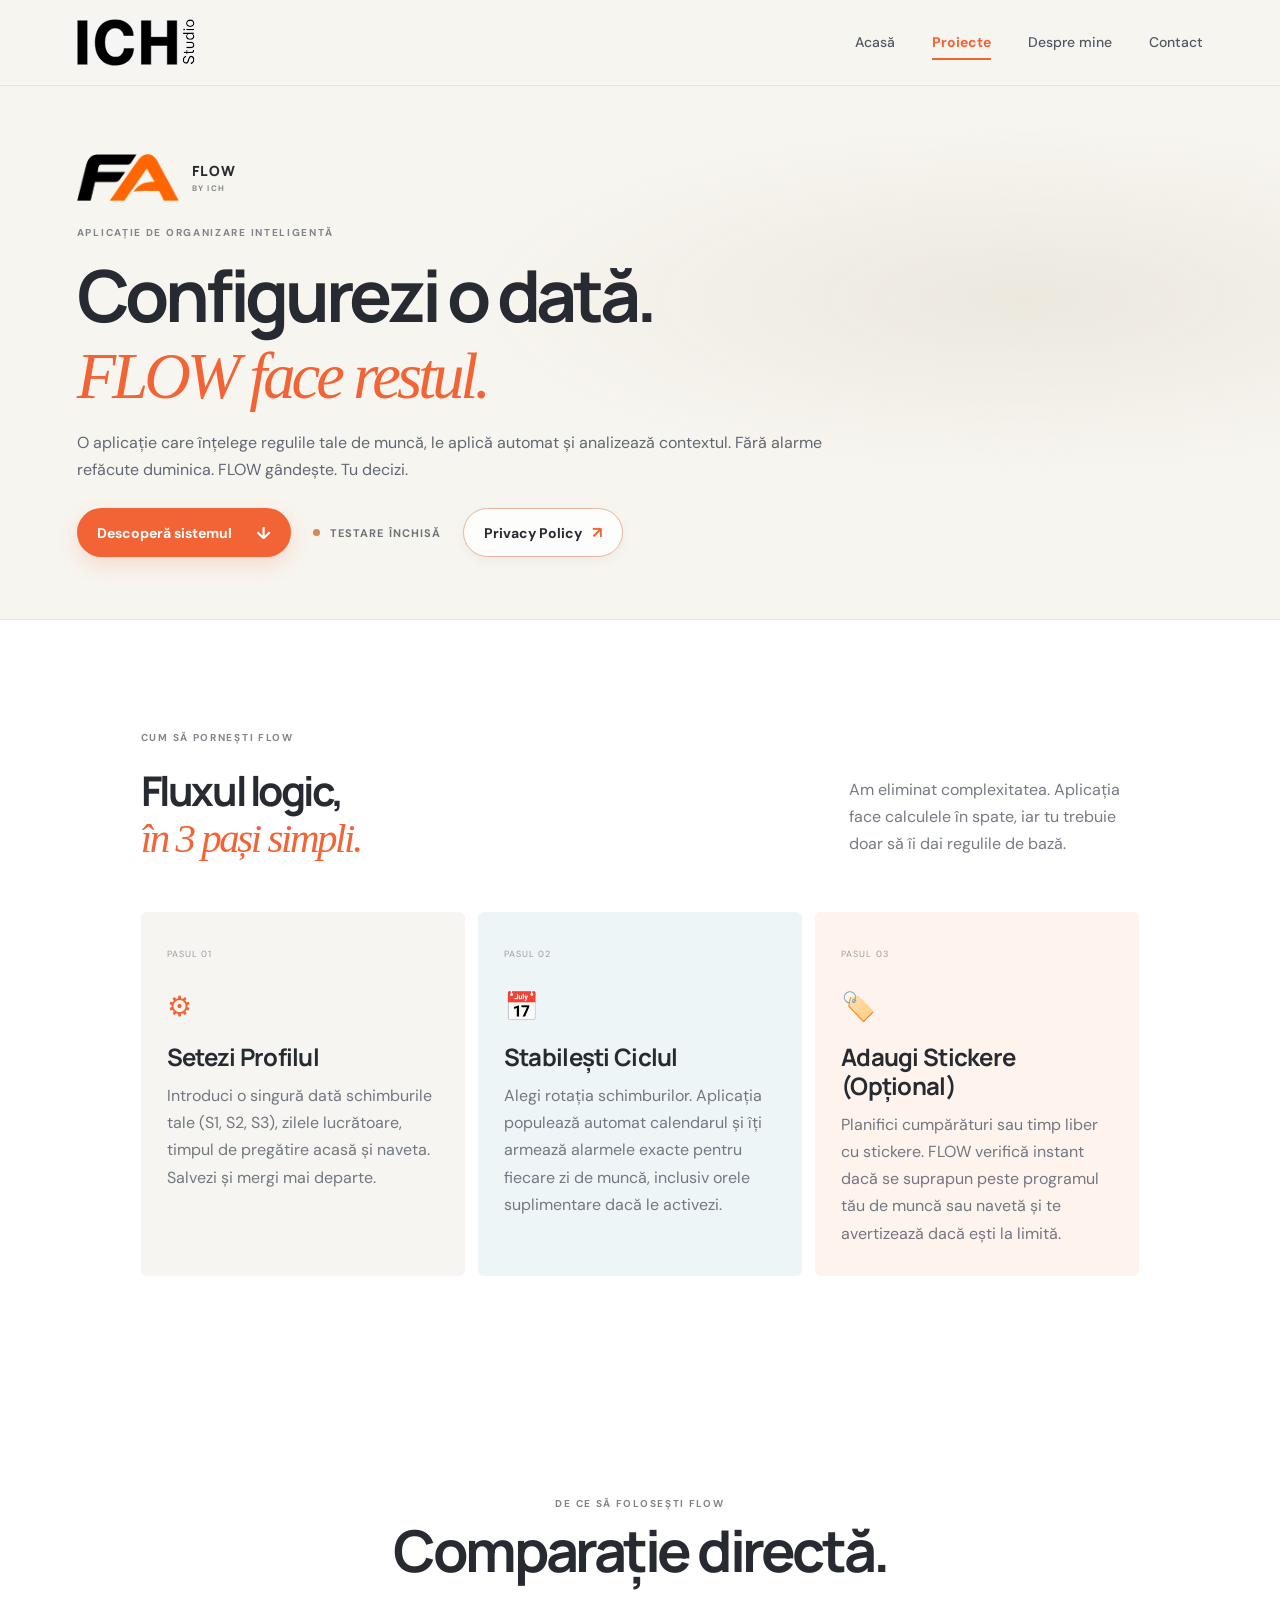
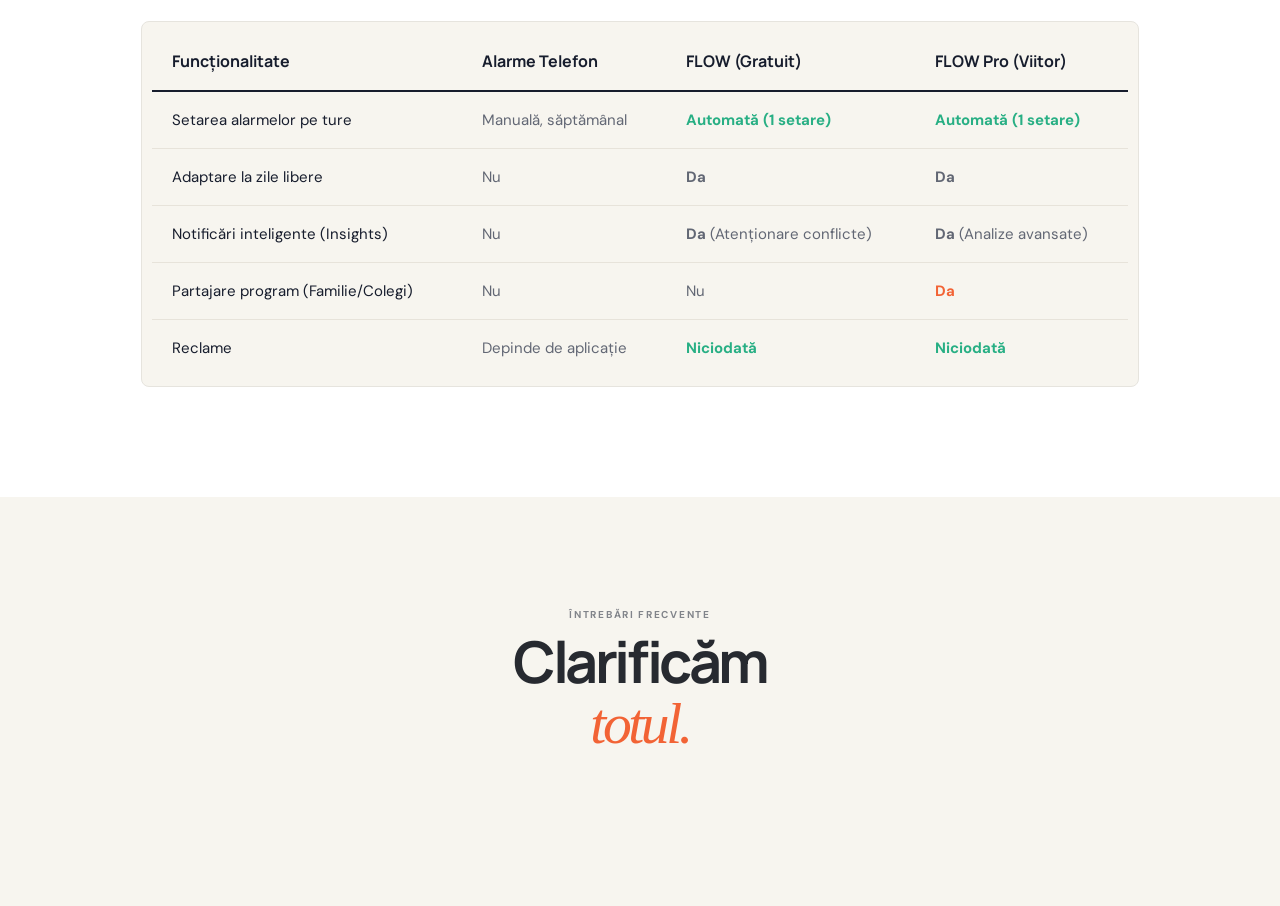
<file: flowalarm.html>
<!doctype html>
<html lang="ro">
<head>
    <meta charset="utf-8">
    <meta name="viewport" content="width=device-width, initial-scale=1">
    <meta name="description" content="FLOW by ICH — Sistem de organizare inteligentă pentru programul în ture. Configurezi o dată. FLOW face restul.">
    <meta name="theme-color" content="#f7f5ef">
    <title>FLOW by ICH — Alarme și organizare pentru ture</title>
    <link rel="preconnect" href="https://fonts.googleapis.com">
    <link rel="preconnect" href="https://fonts.gstatic.com" crossorigin>
    <link href="https://fonts.googleapis.com/css2?family=DM+Sans:wght@400;500;600;700&family=Manrope:wght@400;500;600;700;800&display=swap" rel="stylesheet">
    <link rel="stylesheet" href="style.css">
</head>
<body class="flowalarm-page">
    <header class="site-header">
        <a class="brand" href="index.html">
            <img class="ich-studio-logo" src="assets/ich-studio-logo.svg" alt="ICH Studio">
        </a>
        <nav aria-label="Navigare principală">
            <a href="index.html">Acasă</a>
            <a class="active" href="projects.html">Proiecte</a>
            <a href="about.html">Despre mine</a>
            <a href="contact.html">Contact</a>
        </nav>
    </header>

    <main>
        <!-- 1. HERO -->
        <section class="page-hero flowalarm-hero">
            <div class="flow-hero-brand">
                <img class="flow-product-logo" src="assets/flowalarm-icon.png" alt="Logo FLOW">
                <span>FLOW <small>BY ICH</small></span>
            </div>
            <div class="section-kicker">APLICAȚIE DE ORGANIZARE INTELIGENTĂ</div>
            <h1>Configurezi o dată.<br><em>FLOW face restul.</em></h1>
            <p>O aplicație care înțelege regulile tale de muncă, le aplică automat și analizează contextul. Fără alarme refăcute duminica. FLOW gândește. Tu decizi.</p>
            <div class="flow-hero-actions">
                <a class="button button-dark" href="#ghid">Descoperă sistemul <span>↓</span></a>
                <span class="flow-testing-tag"><i></i> TESTARE ÎNCHISĂ</span>
                <a class="flow-policy-action" href="flowalarm-privacy.html">Privacy Policy <span>↗</span></a>
            </div>
        </section>

        <!-- 2. GHID ÎN 3 PAȘI (Cum funcționează) -->
        <section class="features section-pad" id="ghid">
            <div class="features-heading" style="max-width: 1160px; margin: 0 auto;">
                <div> <!-- Acesta este div-ul care ținea elementele despărțite -->
                    <div class="section-kicker">CUM SĂ PORNEȘTI FLOW</div>
                    <h2>Fluxul logic,<br><em>în 3 pași simpli.</em></h2>
                </div>
                <p>Am eliminat complexitatea. Aplicația face calculele în spate, iar tu trebuie doar să îi dai regulile de bază.</p>
            </div>
            
            <div class="feature-grid">
                <article class="feature-card">
                    <span class="feature-number">PASUL 01</span>
                    <span class="feature-icon">⚙</span>
                    <h3>Setezi Profilul</h3>
                    <p>Introduci o singură dată schimburile tale (S1, S2, S3), zilele lucrătoare, timpul de pregătire acasă și naveta. Salvezi și mergi mai departe.</p>
                </article>

                <article class="feature-card feature-blue">
                    <span class="feature-number">PASUL 02</span>
                    <span class="feature-icon">📅</span>
                    <h3>Stabilești Ciclul</h3>
                    <p>Alegi rotația schimburilor. Aplicația populează automat calendarul și îți armează alarmele exacte pentru fiecare zi de muncă, inclusiv orele suplimentare dacă le activezi.</p>
                </article>

                <article class="feature-card feature-warm">
                    <span class="feature-number">PASUL 03</span>
                    <span class="feature-icon">🏷️</span>
                    <h3>Adaugi Stickere (Opțional)</h3>
                    <p>Planifici cumpărături sau timp liber cu stickere. FLOW verifică instant dacă se suprapun peste programul tău de muncă sau navetă și te avertizează dacă ești la limită.</p>
                </article>
            </div>
        </section>

        <!-- 3. TABEL COMPARATIV (Claritate 100%) -->
        <section class="flow-compare-section section-pad" style="background: #fff;">
            <div class="flow-section-heading" style="text-align: center; margin: 0 auto 40px; display: block;">
                <div class="section-kicker">DE CE SĂ FOLOSEȘTI FLOW</div>
                <h2 style="margin-top:10px;">Comparație directă.</h2>
            </div>
            <div class="compare-table-wrapper">
                <table class="compare-table">
                    <thead>
                        <tr>
                            <th>Funcționalitate</th>
                            <th>Alarme Telefon</th>
                            <th>FLOW (Gratuit)</th>
                            <th>FLOW Pro (Viitor)</th>
                        </tr>
                    </thead>
                    <tbody>
                        <tr>
                            <td>Setarea alarmelor pe ture</td>
                            <td>Manuală, săptămânal</td>
                            <td><strong style="color: #28af84;">Automată (1 setare)</strong></td>
                            <td><strong style="color: #28af84;">Automată (1 setare)</strong></td>
                        </tr>
                        <tr>
                            <td>Adaptare la zile libere</td>
                            <td>Nu</td>
                            <td><strong>Da</strong></td>
                            <td><strong>Da</strong></td>
                        </tr>
                        <tr>
                            <td>Notificări inteligente (Insights)</td>
                            <td>Nu</td>
                            <td><strong>Da</strong> (Atenționare conflicte)</td>
                            <td><strong>Da</strong> (Analize avansate)</td>
                        </tr>
                        <tr>
                            <td>Partajare program (Familie/Colegi)</td>
                            <td>Nu</td>
                            <td>Nu</td>
                            <td><strong style="color: #f26335;">Da</strong></td>
                        </tr>
                        <tr>
                            <td>Reclame</td>
                            <td>Depinde de aplicație</td>
                            <td><strong style="color: #28af84;">Niciodată</strong></td>
                            <td><strong style="color: #28af84;">Niciodată</strong></td>
                        </tr>
                    </tbody>
                </table>
            </div>
        </section>

        <!-- 4. FAQ (Întrebări Frecvente) -->
        <section class="flow-faq-section section-pad">
            <div class="flow-section-heading" style="display: block; text-align: center; max-width: 900px; margin: 0 auto 40px;">
                <div class="section-kicker">ÎNTREBĂRI FRECVENTE</div>
                <h2 style="margin-top: 10px;">Clarificăm<br><em>totul.</em></h2>
            </div>
            <div class="faq-grid">
                <article class="faq-
</file>
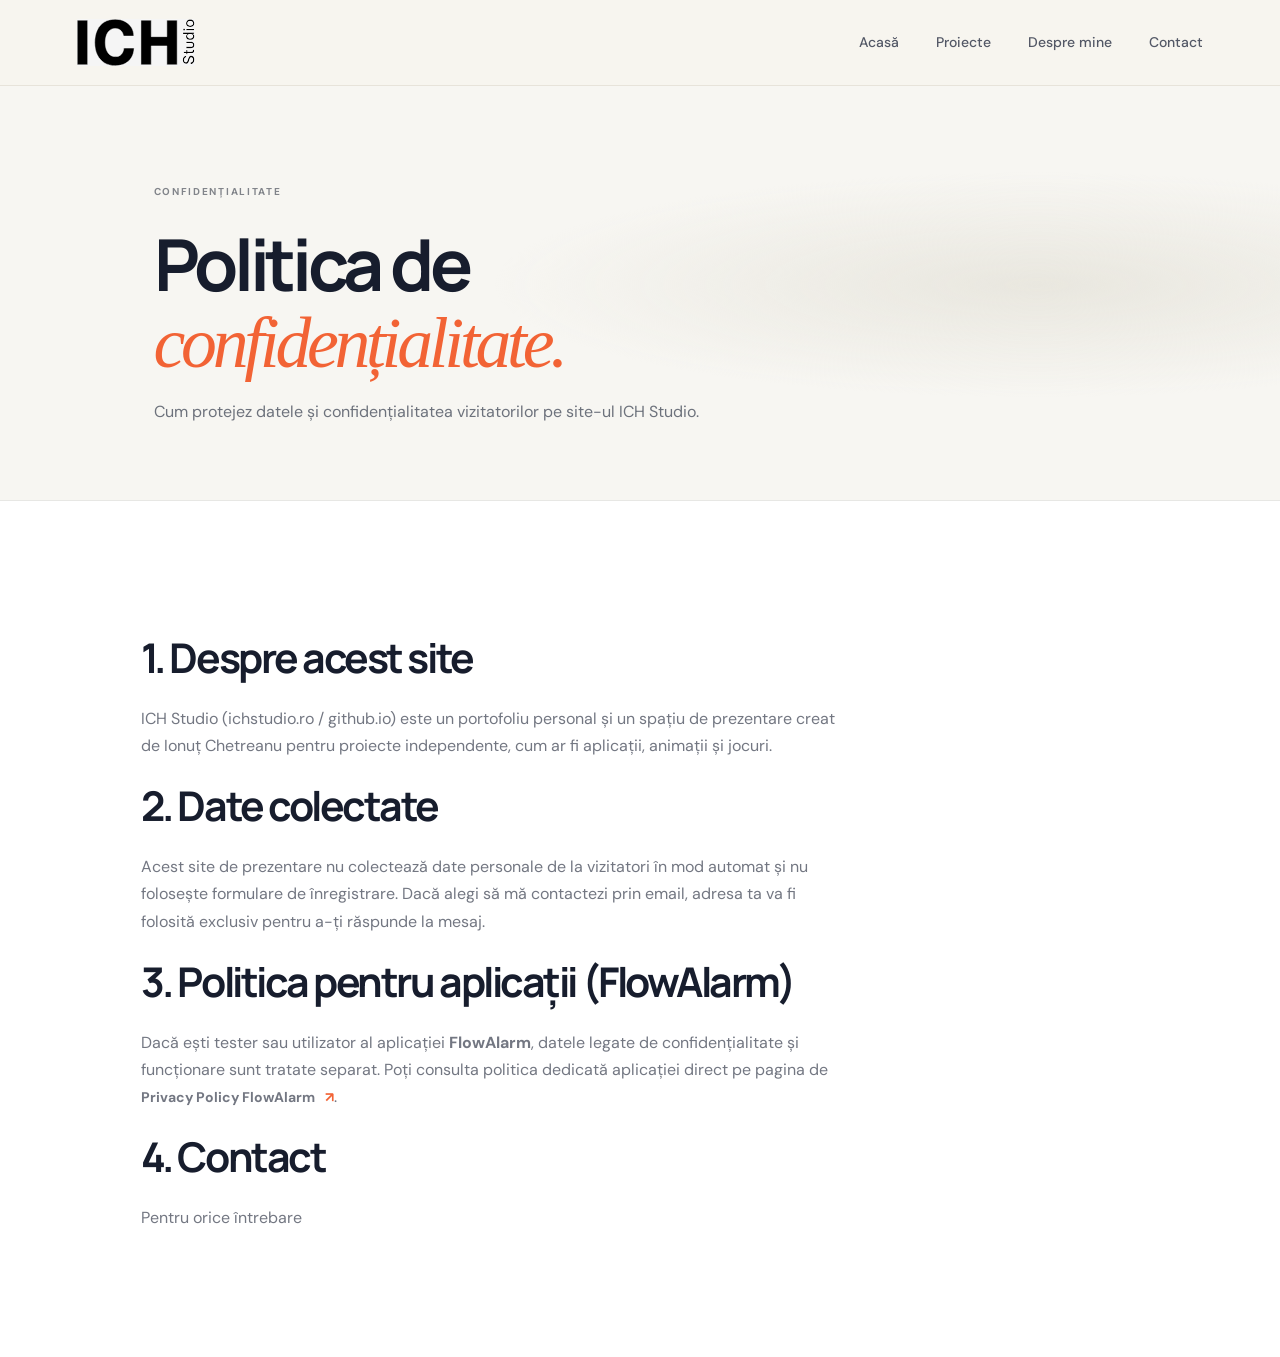
<file: privacy.html>
<!doctype html>
<html lang="ro">
<head>
    <meta charset="utf-8">
    <meta name="viewport" content="width=device-width, initial-scale=1">
    <meta name="description" content="Politica de confidențialitate pentru ICH Studio și proiectele lui Ionuț Chetreanu.">
    <meta name="theme-color" content="#f7f5ef">
    <title>Confidențialitate — ICH Studio</title>
    
    <link rel="preconnect" href="https://fonts.googleapis.com">
    <link rel="preconnect" href="https://fonts.gstatic.com" crossorigin>
    <link href="https://fonts.googleapis.com/css2?family=DM+Sans:wght@400;500;600;700&family=Manrope:wght@400;500;600;700;800&display=swap" rel="stylesheet">
    <link rel="stylesheet" href="style.css">
</head>
<body class="privacy-page">

    <header class="site-header">
        <a class="brand" href="index.html">
            <img class="ich-studio-logo" src="assets/ich-studio-logo.svg" alt="ICH Studio">
        </a>
        <nav aria-label="Navigare principală">
            <a href="index.html">Acasă</a>
            <a href="projects.html">Proiecte</a>
            <a href="about.html">Despre mine</a>
            <a href="contact.html">Contact</a>
        </nav>
    </header>

    <main>
        <section class="page-hero">
            <div class="section-kicker">CONFIDENȚIALITATE</div>
            <h1>Politica de<br><em>confidențialitate.</em></h1>
            <p>Cum protejez datele și confidențialitatea vizitatorilor pe site-ul ICH Studio.</p>
        </section>

        <section class="privacy-copy section-pad">
            <h2>1. Despre acest site</h2>
            <p>ICH Studio (ichstudio.ro / github.io) este un portofoliu personal și un spațiu de prezentare creat de Ionuț Chetreanu pentru proiecte independente, cum ar fi aplicații, animații și jocuri.</p>

            <h2>2. Date colectate</h2>
            <p>Acest site de prezentare nu colectează date personale de la vizitatori în mod automat și nu folosește formulare de înregistrare. Dacă alegi să mă contactezi prin email, adresa ta va fi folosită exclusiv pentru a-ți răspunde la mesaj.</p>

            <h2>3. Politica pentru aplicații (FlowAlarm)</h2>
            <p>Dacă ești tester sau utilizator al aplicației <strong>FlowAlarm</strong>, datele legate de confidențialitate și funcționare sunt tratate separat. Poți consulta politica dedicată aplicației direct pe pagina de <a class="text-link" href="flowalarm-privacy.html">Privacy Policy FlowAlarm <span>↗</span></a>.</p>

            <h2>4. Contact</h2>
            <p>Pentru orice întrebare
</file>
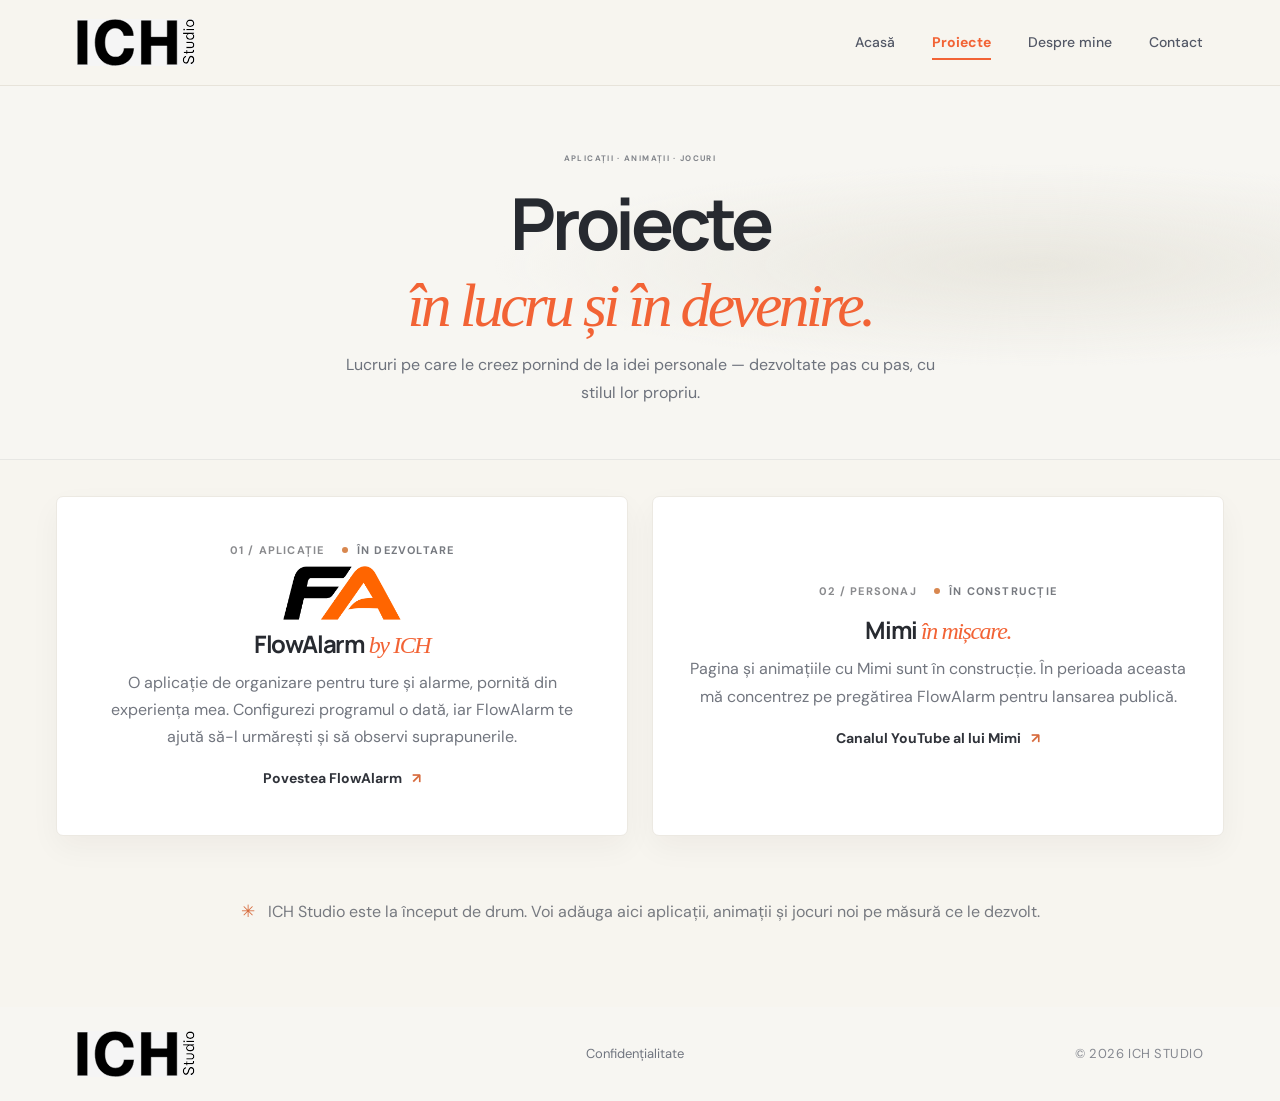
<file: projects.html>
<!doctype html>
<html lang="ro">
<head>
    <meta charset="utf-8">
    <meta name="viewport" content="width=device-width, initial-scale=1">
    <meta name="description" content="Proiectele ICH Studio: FlowAlarm by ICH, Mimi, aplicații și animații.">
    <meta name="theme-color" content="#f7f5ef">
    <title>Proiecte — ICH Studio</title>
    
    <link rel="preconnect" href="https://fonts.googleapis.com">
    <link rel="preconnect" href="https://fonts.gstatic.com" crossorigin>
    <link href="https://fonts.googleapis.com/css2?family=DM+Sans:wght@400;500;600;700&family=Manrope:wght@400;500;600;700;800&display=swap" rel="stylesheet">
    <link rel="stylesheet" href="style.css">
</head>
<body class="projects-page">

    <header class="site-header">
        <a class="brand" href="index.html">
            <img class="ich-studio-logo" src="assets/ich-studio-logo.svg" alt="ICH Studio">
        </a>
        <nav aria-label="Navigare principală">
            <a href="index.html">Acasă</a>
            <a class="active" href="projects.html">Proiecte</a>
            <a href="about.html">Despre mine</a>
            <a href="contact.html">Contact</a>
        </nav>
    </header>

    <main>
        <section class="page-hero projects-hero">
            <div class="section-kicker">APLICAȚII · ANIMAȚII · JOCURI</div>
            <h1>Proiecte<br><em>în lucru și în devenire.</em></h1>
            <p>Lucruri pe care le creez pornind de la idei personale — dezvoltate pas cu pas, cu stilul lor propriu.</p>
        </section>
        
        <section class="projects-gallery">
            <article class="work-card work-card-flow" tabindex="0" aria-label="Proiect FlowAlarm by ICH">
                <img class="work-hover-image" src="assets/flowalarm-home.jpg" alt="">
                <div class="work-info">
                    <div class="work-topline">
                        <span>01 / APLICAȚIE</span>
                        <span class="work-status"><i></i> ÎN DEZVOLTARE</span>
                    </div>
                    <img class="work-brand-icon" src="assets/flowalarm-icon.png" alt="Logo FlowAlarm">
                    <h2>FlowAlarm <em>by ICH</em></h2>
                    <p>O aplicație de organizare pentru ture și alarme, pornită din experiența mea. Configurezi programul o dată, iar FlowAlarm te ajută să-l urmărești și să observi suprapunerile.</p>
                    <a class="work-link" href="flowalarm.html">Povestea FlowAlarm <span>↗</span></a>
                </div>
            </article>
            
            <article class="work-card work-card-mimi" tabindex="0" aria-label="Personajul Mimi și animațiile">
                <img class="work-hover-image" src="assets/mimi-bg.jpg" alt="">
                <div class="work-info">
                    <div class="work-topline">
                        <span>02 / PERSONAJ</span>
                        <span class="work-status"><i></i> ÎN CONSTRUCȚIE</span>
                    </div>
                    <h2>Mimi <em>în mișcare.</em></h2>
                    <p>Pagina și animațiile cu Mimi sunt în construcție. În perioada aceasta mă concentrez pe pregătirea FlowAlarm pentru lansarea publică.</p>
                    <a class="work-link" href="https://www.youtube.com/@chetreanuich" target="_blank" rel="noopener noreferrer" aria-label="Deschide canalul YouTube al lui Mimi într-o filă nouă">Canalul YouTube al lui Mimi <span>↗</span></a>
                </div>
            </article>
        </section>
        
        <section class="projects-note">
            <span class="note-star">✳</span>
            <p>ICH Studio este la început de drum. Voi adăuga aici aplicații, animații și jocuri noi pe măsură ce le dezvolt.</p>
        </section>
    </main>
    
    <footer class="site-footer">
        <a class="brand" href="index.html">
            <img class="ich-studio-logo" src="assets/ich-studio-logo.svg" alt="ICH Studio">
        </a>
        <a href="privacy.html">Confidențialitate</a>
        <span>© 2026 ICH STUDIO</span>
    </footer>

</body>
</html>
</file>
<file: style.css>
:root {
  --ink: #171d2d;
  --muted: #737984;
  --paper: #f7f6f2;
  --white: #fff;
  --orange: #f26335;
  --blue: #168ec6;
  --green: #28af84;
  --line: #e6e4de;
  --serif: Georgia, 'Times New Roman', serif;
  --sans: 'DM Sans', Arial, sans-serif;
  --display: 'Manrope', 'DM Sans', sans-serif
}
* {
  box-sizing: border-box
}
html {
  scroll-behavior: smooth
}
body {
  margin: 0;
  background: var(--paper);
  color: var(--ink);
  font-family: var(--sans);
  -webkit-font-smoothing: antialiased
}
a {
  color: inherit;
  text-decoration: none
}
.site-header {
  height: 86px;
  padding: 0 6vw;
  display: flex;
  align-items: center;
  justify-content: space-between;
  border-bottom: 1px solid rgba(23, 29, 45, .08);
  background: rgba(247, 246, 242, .94);
  position: relative;
  z-index: 5
}
.brand {
  display: flex;
  align-items: center;
  gap: 11px;
  font: 800 17px var(--display);
  letter-spacing: -.7px
}
.brand-mark {
  width: 33px;
  height: 33px;
  border-radius: 11px;
  background: var(--ink);
  color: white;
  display: grid;
  place-items: center;
  font: 800 18px var(--display)
}
.brand small {
  font-size: 10px;
  letter-spacing: .08em;
  text-transform: uppercase;
  color: var(--orange);
  margin-left: 4px
}
.site-header nav {
  display: flex;
  gap: 37px;
  color: #535866;
  font-size: 13px
}
.site-header nav a:hover,
.text-link:hover {
  color: var(--orange)
}
.header-cta {
  font-size: 12px;
  font-weight: 700;
  border: 1px solid #d8d5cd;
  padding: 12px 17px;
  border-radius: 30px
}
.header-cta span {
  color: var(--orange);
  margin-left: 10px
}
.hero {
  min-height: 700px;
  padding: 92px 9vw 30px;
  position: relative;
  display: grid;
  grid-template-columns: 1fr 1fr;
  align-items: center;
  gap: 5vw;
  overflow: hidden;
  background: radial-gradient(ellipse at 77% 42%, #e5e6e2 0, transparent 39%), var(--paper)
}
.hero-copy {
  position: relative;
  z-index: 2;
  max-width: 610px;
  padding-bottom: 35px
}
.eyebrow,
.section-kicker {
  font-size: 10px;
  letter-spacing: .17em;
  font-weight: 700;
  text-transform: uppercase;
  color: #81848a
}
.eyebrow {
  display: flex;
  align-items: center;
  gap: 10px;
  margin: 0 0 26px
}
.eyebrow span {
  width: 7px;
  height: 7px;
  background: var(--orange);
  border-radius: 50%;
  box-shadow: 0 0 0 5px rgba(242, 99, 53, .12)
}
h1,
h2,
h3,
p {
  margin-top: 0
}
h1,
h2 {
  font-family: var(--display);
  letter-spacing: -.06em
}
h1 {
  font-size: clamp(54px, 6vw, 86px);
  line-height: .99;
  margin: 0 0 25px;
  font-weight: 700
}
h1 em,
h2 em {
  font-family: var(--serif);
  font-weight: 400;
  color: var(--orange);
  letter-spacing: -.06em
}
.hero-lead {
  font-size: 16px;
  line-height: 1.75;
  color: #626774;
  max-width: 490px;
  margin: 0 0 27px
}
.hero-actions {
  display: flex;
  align-items: center;
  gap: 26px
}
.button {
  display: inline-flex;
  align-items: center;
  gap: 24px;
  padding: 16px 20px;
  border-radius: 30px;
  font-size: 12px;
  font-weight: 700
}
.button span {
  font-size: 17px
}
.button-dark {
  background: var(--ink);
  color: white;
  box-shadow: 0 8px 20px rgba(23, 29, 45, .13)
}
.button-dark:hover {
  background: var(--orange);
  transform: translateY(-2px)
}
.text-link {
  font-size: 12px;
  font-weight: 700
}
.text-link span {
  color: var(--orange);
  padding-left: 7px
}
.hero-note {
  display: flex;
  align-items: center;
  gap: 12px;
  margin-top: 44px;
  color: #81848a;
  font-size: 11px;
  line-height: 1.6
}
.hero-note strong {
  color: var(--ink);
  font-size: 12px
}
.note-icon {
  color: var(--orange);
  font-size: 22px
}
.hero-art {
  position: relative;
  max-width: 560px;
  width: 100%;
  justify-self: center;
  transform: rotate(1.2deg)
}
.art-frame {
  height: 420px;
  border-radius: 48% 48% 34px 34px;
  overflow: hidden;
  background: #ddd4c6;
  box-shadow: 0 25px 80px rgba(54, 48, 39, .14);
  position: relative
}
.art-frame:after {
  content: "";
  position: absolute;
  inset: 45% 0 0;
  background: linear-gradient(transparent, rgba(24, 27, 35, .18));
  pointer-events: none
}
.art-frame img {
  width: 100%;
  height: 100%;
  object-fit: cover;
  object-position: center
}
.art-caption {
  position: absolute;
  z-index: 2;
  bottom: 23px;
  left: 24px;
  right: 24px;
  display: flex;
  align-items: center;
  gap: 12px;
  color: white
}
.art-caption>span:nth-child(2) {
  display: flex;
  flex-direction: column;
  gap: 3px
}
.caption-dot {
  width: 9px;
  height: 9px;
  border-radius: 50%;
  background: #ffbb4b;
  box-shadow: 0 0 0 5px rgba(255, 187, 75, .2)
}
.art-caption strong {
  font: 700 13px var(--display)
}
.art-caption small {
  font-size: 10px;
  opacity: .8
}
.caption-spark {
  margin-left: auto;
  font-size: 25px;
  color: #ffc15a
}
.art-orbit {
  position: absolute;
  border: 1px solid rgba(242, 99, 53, .48);
  border-radius: 50%;
  width: 76px;
  height: 76px;
  right: -14px;
  top: 45px
}
.orbit-two {
  width: 13px;
  height: 13px;
  background: var(--orange);
  border: 0;
  right: 51px;
  top: 2px
}
.hero-foot {
  position: absolute;
  bottom: 23px;
  left: 9vw;
  right: 9vw;
  display: flex;
  justify-content: space-between;
  font-size: 9px;
  letter-spacing: .14em;
  color: #96979a
}
.section-pad {
  padding: 110px 11vw
}
.origin {
  background: white
}
.origin-grid {
  display: grid;
  grid-template-columns: .9fr 1.1fr;
  gap: 9vw;
  margin-top: 37px;
  align-items: start
}
.origin h2,
.features h2,
.screens h2,
.creator h2 {
  font-size: clamp(42px, 5vw, 66px);
  line-height: 1.06;
  margin: 0
}
.origin-text {
  max-width: 520px;
  padding-top: 4px
}
.large-copy {
  font: italic 23px/1.45 var(--serif);
  color: var(--orange);
  margin: 0 0 23px
}
.origin-text>p:not(.large-copy),
.creator-copy>p {
  font-size: 14px;
  line-height: 1.85;
  color: #6d727c;
  margin-bottom: 16px
}
.signature {
  margin-top: 27px;
  font: 600 13px var(--display)
}
.signature span {
  color: #92949a;
  font: 400 11px var(--sans)
}
.principle {
  background: #f0eee8
}
.principle-top {
  display: flex;
  justify-content: space-between;
  align-items: flex-start
}
.principle-top>p {
  font: italic 18px/1.5 var(--serif);
  color: #777b81;
  margin: 0
}
.principle-card {
  margin-top: 36px;
  background: #202738;
  color: white;
  border-radius: 8px;
  padding: 65px 7%;
  display: grid;
  grid-template-columns: 1.2fr .8fr;
  gap: 8%;
  position: relative;
  overflow: hidden
}
.principle-card:after {
  content: "";
  position: absolute;
  width: 430px;
  height: 430px;
  border: 1px solid rgba(255, 255, 255, .09);
  border-radius: 50%;
  right: -140px;
  bottom: -260px;
  box-shadow: 0 0 0 30px rgba(255, 255, 255, .02), 0 0 0 60px rgba(255, 255, 255, .02)
}
.principle-quote {
  font: 700 clamp(48px, 6.7vw, 88px)/.98 var(--display);
  letter-spacing: -.075em
}
.principle-quote>span {
  color: var(--orange)
}
.principle-quote em {
  font: italic 400 .57em/1.2 var(--serif);
  letter-spacing: -.04em;
  color: #ff9875
}
.principle-side {
  position: relative;
  z-index: 1;
  align-self: center
}
.flow-symbol {
  font: 400 40px var(--serif);
  color: #ff916d
}
.principle-side>p {
  font-size: 13px;
  line-height: 1.8;
  color: #c4c8d0;
  margin: 5px 0 25px
}
.rule-line {
  padding: 12px 0;
  border-top: 1px solid rgba(255, 255, 255, .13);
  font-size: 11px;
  color: #f1f1f3
}
.rule-line span {
  color: #ff9875;
  margin-right: 14px;
  font-size: 9px
}
.rule-line i {
  float: right;
  color: #ff9875;
  font-style: normal
}
.features {
  background: #fff
}
.features-heading,
.screens-heading {
  display: flex;
  justify-content: space-between;
  align-items: flex-end;
  gap: 50px
}
.features-heading h2,
.screens-heading h2 {
  margin-top: 23px
}
.features-heading>p,
.screens-heading>p {
  max-width: 290px;
  font-size: 13px;
  line-height: 1.8;
  color: #767a83;
  margin-bottom: 5px
}
.feature-grid {
  display: grid;
  grid-template-columns: repeat(3, 1fr);
  gap: 13px;
  margin-top: 50px
}
.feature-card {
  min-height: 270px;
  background: #f6f5f1;
  padding: 29px 26px;
  border-radius: 6px;
  position: relative
}
.feature-warm {
  background: #fff4ed
}
.feature-blue {
  background: #eef5f7
}
.feature-number {
  font-size: 9px;
  letter-spacing: .12em;
  color: #9a9ba0
}
.feature-icon {
  display: block;
  font-size: 28px;
  color: var(--orange);
  margin: 26px 0 18px
}
.feature-card h3 {
  font: 700 17px var(--display);
  letter-spacing: -.03em;
  margin: 0 0 10px
}
.feature-card p {
  font-size: 12px;
  line-height: 1.75;
  color: #737782;
  max-width: 290px;
  margin: 0
}
.feature-tag {
  position: absolute;
  bottom: 21px;
  left: 26px;
  font-size: 8px;
  letter-spacing: .12em;
  color: #9a9ba0
}
.screens {
  background: #f7f6f2
}
.screens-grid {
  display: grid;
  grid-template-columns: 1.16fr .84fr;
  grid-template-rows: 1fr 1fr;
  gap: 18px;
  margin-top: 48px;
  align-items: stretch
}
.screen {
  margin: 0;
  background: white;
  padding: 11px;
  border-radius: 6px;
  box-shadow: 0 8px 28px rgba(25, 30, 40, .06)
}
.screen-main {
  grid-row: span 2
}
.screen-image {
  height: 100%;
  min-height: 190px;
  overflow: hidden;
  background: #eef0f5;
  border-radius: 3px;
  display: flex;
  justify-content: center;
  align-items: center
}
.screen-main .screen-image {
  height: 462px
}
.screen-image img {
  height: 100%;
  width: 100%;
  object-fit: cover;
  object-position: top center;
  transition: transform .5s
}
.screen:hover img {
  transform: scale(1.025)
}
.screen-main .screen-image img {
  object-position: top center
}
.screen-secondary .screen-image {
  height: 207px
}
.screen-secondary:nth-of-type(3) .screen-image img {
  object-position: center 25%
}
.screen figcaption {
  display: grid;
  grid-template-columns: 25px 1fr;
  column-gap: 8px;
  padding: 14px 5px 5px;
  align-items: center
}
.screen figcaption>span {
  grid-row: span 2;
  color: var(--orange);
  font-size: 9px
}
.screen figcaption strong {
  font: 700 12px var(--display)
}
.screen figcaption small {
  font-size: 10px;
  color: #92949a;
  margin-top: 3px
}
.creator {
  background: white;
  display: grid;
  grid-template-columns: .45fr 1.1fr .7fr;
  gap: 7%;
  align-items: center
}
.creator-stamp {
  width: 125px;
  height: 125px;
  border-radius: 50%;
  display: flex;
  flex-direction: column;
  align-items: center;
  justify-content: center;
  background: var(--orange);
  color: white;
  font: 800 34px var(--display);
  letter-spacing: -.08em;
  transform: rotate(-9deg);
  box-shadow: 0 12px 25px rgba(242, 99, 53, .2)
}
.creator-stamp span {
  font: 700 8px var(--sans);
  letter-spacing: .2em;
  margin-top: 3px
}
.creator-copy h2 {
  margin: 19px 0 19px
}
.creator-copy .text-link {
  display: inline-block;
  margin-top: 6px
}
.creator-aside {
  border-left: 1px solid var(--line);
  padding: 20px 0 20px 30px
}
.aside-mark {
  font: 60px/1 var(--serif);
  color: var(--orange)
}
.creator-aside p {
  font: italic 19px/1.4 var(--serif);
  color: #525762;
  margin: 0 0 20px
}
.creator-aside>span:last-child {
  font-size: 8px;
  letter-spacing: .17em;
  color: #999ba0
}
.closing {
  background: #202738;
  color: white;
  padding: 93px 12vw;
  text-align: center;
  position: relative;
  overflow: hidden
}
.closing .section-kicker {
  color: #a9afba
}
.closing h2 {
  font-size: clamp(48px, 7vw, 86px);
  line-height: 1.02;
  margin: 25px 0 30px;
  position: relative;
  z-index: 1
}
.closing h2 em {
  color: #ff916d
}
.button-light {
  background: white;
  color: var(--ink);
  position: relative;
  z-index: 1
}
.button-light:hover {
  background: #ffe1d4
}
.closing-orbit {
  position: absolute;
  border: 1px solid rgba(255, 255, 255, .1);
  width: 470px;
  height: 470px;
  border-radius: 50%;
  left: calc(50% - 235px);
  top: 35%;
  box-shadow: 0 0 0 38px rgba(255, 255, 255, .018), 0 0 0 76px rgba(255, 255, 255, .018)
}
.site-footer {
  padding: 24px 6vw;
  display: flex;
  align-items: center;
  justify-content: space-between;
  background: #f7f6f2
}
.site-footer>span {
  font-size: 9px;
  letter-spacing: .04em;
  color: #858890
}
.site-footer .brand {
  font-size: 14px
}
.site-footer .brand-mark {
  width: 28px;
  height: 28px;
  font-size: 15px
}
@media(max-width:900px) {
  .site-header {
    padding: 0 5vw
  }
  .site-header nav {
    gap: 18px
  }
  .header-cta {
    padding: 10px 12px
  }
  .hero {
    padding: 78px 7vw 55px;
    gap: 3vw;
    min-height: 640px
  }
  .art-frame {
    height: 360px
  }
  .section-pad {
    padding: 85px 8vw
  }
  .origin-grid {
    gap: 6vw
  }
  .creator {
    grid-template-columns: .35fr 1.3fr
  }
  .creator-aside {
    display: none
  }
}
@media(max-width:650px) {
  .site-header {
    height: 67px;
    padding: 0 20px
  }
  .brand {
    font-size: 15px
  }
  .brand-mark {
    width: 30px;
    height: 30px
  }
  .site-header nav {
    display: none
  }
  .header-cta {
    font-size: 10px;
    padding: 10px 12px
  }
  .hero {
    display: flex;
    flex-direction: column;
    align-items: stretch;
    padding: 64px 23px 56px;
    gap: 32px
  }
  .hero-copy {
    padding: 0
  }
  .eyebrow {
    font-size: 8px;
    margin-bottom: 20px
  }
  h1 {
    font-size: 57px
  }
  .hero-lead {
    font-size: 14px;
    line-height: 1.7
  }
  .hero-actions {
    gap: 17px;
    flex-wrap: wrap
  }
  .button {
    padding: 14px 16px;
    font-size: 11px
  }
  .text-link {
    font-size: 11px
  }
  .hero-note {
    margin-top: 27px
  }
  .hero-art {
    width: 88%;
    align-self: flex-end;
    margin-right: 9px
  }
  .art-frame {
    height: 280px;
    border-radius: 48% 48% 24px 24px
  }
  .art-orbit {
    right: -23px
  }
  .hero-foot {
    left: 23px;
    right: 23px;
    bottom: 17px;
    font-size: 7px
  }
  .section-pad {
    padding: 72px 23px
  }
  .origin-grid {
    grid-template-columns: 1fr;
    gap: 27px;
    margin-top: 27px
  }
  .origin h2,
  .features h2,
  .screens h2,
  .creator h2 {
    font-size: 47px
  }
  .large-copy {
    font-size: 21px
  }
  .origin-text>p:not(.large-copy),
  .creator-copy>p {
    font-size: 13px
  }
  .principle-top {
    display: block
  }
  .principle-top>p {
    margin-top: 19px;
    font-size: 16px
  }
  .principle-card {
    margin-top: 25px;
    padding: 38px 24px;
    grid-template-columns: 1fr;
    gap: 28px
  }
  .principle-quote {
    font-size: 59px
  }
  .principle-side>p {
    font-size: 12px
  }
  .features-heading,
  .screens-heading {
    display: block
  }
  .features-heading>p,
  .screens-heading>p {
    margin-top: 19px
  }
  .feature-grid {
    grid-template-columns: 1fr;
    gap: 10px;
    margin-top: 30px
  }
  .feature-card {
    min-height: 245px
  }
  .screens-grid {
    grid-template-columns: 1fr;
    grid-template-rows: auto;
    gap: 12px;
    margin-top: 30px
  }
  .screen-main {
    grid-row: auto
  }
  .screen-main .screen-image {
    height: 420px
  }
  .screen-secondary .screen-image {
    height: 320px
  }
  .creator {
    grid-template-columns: 1fr;
    gap: 25px
  }
  .creator-stamp {
    width: 84px;
    height: 84px;
    font-size: 25px
  }
  .creator-stamp span {
    font-size: 6px
  }
  .creator-copy h2 {
    margin: 18px 0
  }
  .closing {
    padding: 75px 22px
  }
  .closing h2 {
    font-size: 58px
  }
  .site-footer {
    padding: 22px;
    gap: 13px;
    flex-wrap: wrap
  }
  .site-footer>span {
    font-size: 8px
  }
  .site-footer>span:last-child {
    width: 100%;
    text-align: right
  }
}
@media(prefers-reduced-motion:reduce) {
  html {
    scroll-behavior: auto
  }
  *,
  *:before,
  *:after {
    transition: none!important
  }
}
.site-header nav a.active {
  color: var(--orange);
  font-weight: 700
}
.home-intro {
  background: #fff
}
.home-intro-grid {
  display: grid;
  grid-template-columns: .8fr 1.2fr;
  gap: 8vw;
  margin-top: 28px
}
.home-intro-grid h2,
.privacy-copy h2 {
  font: 700 clamp(42px, 5vw, 64px)/1.05 var(--display);
  letter-spacing: -.06em;
  margin: 0
}
.home-intro-grid h2 em,
.privacy-copy h2 em {
  font: italic 400 1em var(--serif);
  color: var(--orange)
}
.home-intro-grid>div>p {
  font-size: 14px;
  line-height: 1.8;
  color: #6d727c;
  max-width: 580px;
  margin: 0 0 26px
}
.page-links {
  border-top: 1px solid var(--line)
}
.page-links a {
  display: grid;
  grid-template-columns: 34px 1fr 20px;
  grid-template-rows: auto auto;
  column-gap: 10px;
  padding: 16px 4px;
  border-bottom: 1px solid var(--line);
  align-items: center
}
.page-links a>span {
  grid-row: span 2;
  color: var(--orange);
  font-size: 9px
}
.page-links a strong {
  font: 700 13px var(--display)
}
.page-links a small {
  font-size: 10px;
  color: #858992;
  margin-top: 4px
}
.page-links a b {
  grid-column: 3;
  grid-row: span 2;
  color: var(--orange);
  font-weight: 400
}
.page-links a:hover strong {
  color: var(--orange)
}
.home-quote {
  background: #202738;
  color: #fff;
  padding: 65px 20px;
  text-align: center
}
.home-quote p {
  font: 700 clamp(32px, 5vw, 55px)/1.05 var(--display);
  letter-spacing: -.06em;
  margin: 0 0 21px
}
.home-quote em {
  font: italic 400 1em var(--serif);
  color: #ff916d
}
.home-quote .text-link {
  color: white
}
.page-hero {
  padding: 98px 12vw 75px;
  background: radial-gradient(ellipse at 81% 48%, #e9e7df, transparent 37%), var(--paper);
  border-bottom: 1px solid rgba(23, 29, 45, .07)
}
.page-hero h1 {
  font-size: clamp(58px, 7vw, 92px);
  margin: 27px 0 17px
}
.page-hero>p {
  font-size: 16px;
  line-height: 1.75;
  color: #6d727c;
  max-width: 560px;
  margin: 0
}
.page-hero-note {
  margin-top: 28px;
  font-size: 9px;
  letter-spacing: .16em;
  font-weight: 700;
  color: #757984
}
.page-hero-note span {
  color: var(--orange);
  padding: 0 13px
}
.project-list {
  background: #fff
}
.project-row {
  position: relative;
  display: grid;
  grid-template-columns: 1fr 1fr;
  gap: 8%;
  align-items: center;
  padding: 16px 0 54px;
  border-bottom: 1px solid var(--line);
  margin-bottom: 42px
}
.project-row:last-child {
  margin-bottom: 0
}
.project-row-image {
  height: 390px;
  background: #f1f0eb;
  overflow: hidden;
  border-radius: 5px
}
.project-row-image img {
  width: 100%;
  height: 100%;
  object-fit: cover;
  object-position: top center
}
.mimi-project-image img {
  object-position: center
}
.project-meta {
  font-size: 9px;
  letter-spacing: .14em;
  color: #91949b;
  font-weight: 700
}
.project-row-copy h2 {
  font: 700 clamp(42px, 5vw, 64px)/1 var(--display);
  letter-spacing: -.06em;
  margin: 19px 0
}
.project-row-copy h2 em {
  font: italic 400 1em var(--serif);
  color: var(--orange)
}
.project-row-copy p {
  font-size: 13px;
  line-height: 1.8;
  color: #737782;
  max-width: 420px;
  margin-bottom: 22px
}
.project-row-copy .text-link b {
  font-weight: 400;
  color: var(--orange);
  margin-left: 7px
}
.project-index {
  position: absolute;
  right: 0;
  bottom: 18px;
  font: italic 19px var(--serif);
  color: #aaa
}
.project-note {
  font-size: 10px;
  color: #92949a
}
.project-row-mimi {
  grid-template-columns: 1fr 1fr
}
.about-story {
  display: grid;
  grid-template-columns: .85fr 1.15fr;
  gap: 9%;
  align-items: center;
  background: #fff
}
.about-image {
  height: 410px;
  overflow: hidden;
  border-radius: 46% 46% 5px 5px;
  background: #eee
}
.about-image img {
  width: 100%;
  height: 100%;
  object-fit: cover
}
.about-copy h2 {
  font: 700 clamp(42px, 5vw, 62px)/1.05 var(--display);
  letter-spacing: -.06em;
  margin: 20px 0
}
.about-copy h2 em {
  font: italic 400 1em var(--serif);
  color: var(--orange)
}
.about-copy p {
  font-size: 13px;
  line-height: 1.85;
  color: #6d727c
}
.about-copy .text-link {
  display: inline-block;
  margin-top: 8px
}
.creator-values {
  background: #f7f6f2
}
.creator-values .feature-grid {
  margin-top: 30px
}
.contact-panel {
  background: #fff
}
.contact-card {
  max-width: 760px;
  margin: auto;
  background: #f7f6f2;
  padding: 44px;
  display: grid;
  grid-template-columns: 70px 1fr;
  gap: 20px;
  border-radius: 6px
}
.contact-icon {
  width: 48px;
  height: 48px;
  display: grid;
  place-items: center;
  border-radius: 50%;
  background: #ffe7dc;
  color: var(--orange);
  font-size: 23px
}
.contact-card h2 {
  font: 700 30px/1.15 var(--display);
  letter-spacing: -.04em;
  margin: 19px 0
}
.contact-card h2 em {
  font: italic 400 .8em var(--serif);
  color: var(--orange)
}
.contact-card p,
.privacy-copy p {
  font-size: 13px;
  line-height: 1.85;
  color: #737782;
  max-width: 540px
}
.privacy-copy {
  background: #fff;
  min-height: 45vh
}
.privacy-copy h2 {
  margin: 24px 0
}
.privacy-copy p {
  max-width: 700px
}
.site-footer>a:not(.brand) {
  color: #70757f
}
.site-footer>a:not(.brand):hover {
  color: var(--orange)
}
@media(max-width:650px) {
  .site-header {
    height: auto;
    min-height: 67px;
    padding: 11px 18px;
    display: grid;
    grid-template-columns: 1fr auto;
    gap: 10px
  }
  .site-header nav {
    grid-column: 1/-1;
    grid-row: 2;
    display: flex;
    gap: 21px;
    overflow-x: auto;
    white-space: nowrap;
    padding: 9px 0 3px;
    scrollbar-width: none
  }
  .site-header nav::-webkit-scrollbar {
    display: none
  }
  .site-header nav a {
    font-size: 13px
  }
  .header-cta {
    font-size: 9px
  }
  .page-hero {
    padding: 69px 23px 53px
  }
  .page-hero h1 {
    font-size: 58px
  }
  .page-hero>p {
    font-size: 14px
  }
  .home-intro-grid {
    grid-template-columns: 1fr;
    gap: 26px;
    margin-top: 26px
  }
  .home-intro-grid h2,
  .privacy-copy h2 {
    font-size: 46px
  }
  .home-quote {
    padding: 53px 18px
  }
  .project-row,
  .project-row-mimi {
    grid-template-columns: 1fr;
    gap: 24px;
    padding-bottom: 45px;
    margin-bottom: 28px
  }
  .project-row-image {
    height: 300px
  }
  .project-row-copy h2 {
    font-size: 48px
  }
  .about-story {
    grid-template-columns: 1fr;
    gap: 27px
  }
  .about-image {
    height: 300px;
    width: 82%;
    margin: auto
  }
  .about-copy h2 {
    font-size: 46px
  }
  .contact-card {
    padding: 25px 20px;
    grid-template-columns: 42px 1fr;
    gap: 12px
  }
  .contact-icon {
    width: 38px;
    height: 38px;
    font-size: 18px
  }
  .contact-card h2 {
    font-size: 24px
  }
  .site-footer {
    align-items: center
  }
  .site-footer>a:not(.brand) {
    font-size: 9px
  }
}
.home-page {
  background: #050505;
  color: #f7f7f7
}
.home-page .site-header {
  height: 80px;
  background: #050505;
  color: #f8f8f8;
  border-color: #262626;
  padding: 0 4.2vw
}
.home-page .brand {
  color: #fff
}
.home-page .brand-mark {
  background: #fff;
  color: #080808;
  border-radius: 2px
}
.home-page .site-header nav {
  gap: 36px;
  color: #b9bbc0;
  letter-spacing: .12em
}
.home-page .site-header nav a.active {
  color: #fff
}
.home-page .site-header nav a.active:after {
  content: "";
  display: block;
  height: 2px;
  background: #c5d843;
  margin-top: 7px
}
.home-page .header-cta {
  border-radius: 3px;
  color: #ddd;
  border-color: #3a3a3a;
  text-transform: uppercase;
  font-size: 10px;
  letter-spacing: .12em
}
.home-page .header-cta span {
  color: #c5d843
}
.home-page .home-hero {
  height: calc(100svh - 80px);
  min-height: 690px;
  padding: 0;
  display: block;
  position: relative;
  isolation: isolate;
  background: #050505;
  overflow: hidden
}
.home-page .hero-art {
  position: absolute;
  inset: 36px 4.2vw 24px;
  max-width: none;
  width: auto;
  transform: none;
  z-index: -2
}
.home-page .art-frame {
  height: 100%;
  border-radius: 0;
  box-shadow: none;
  background: #070707
}
.home-page .art-frame:after {
  inset: 0;
  background: rgba(0, 0, 0, .51)
}
.home-page .art-frame img {
  object-fit: cover;
  object-position: center
}
.home-page .hero-shade {
  position: absolute;
  inset: 36px 4.2vw 24px;
  background: linear-gradient(90deg, rgba(0, 0, 0, .13), rgba(0, 0, 0, .15)), linear-gradient(0deg, rgba(0, 0, 0, .15), transparent 55%);
  z-index: -1;
  pointer-events: none
}
.home-page .hero-copy {
  position: absolute;
  left: 50%;
  top: 47%;
  transform: translate(-50%, -50%);
  max-width: 95%;
  padding: 0;
  text-align: center;
  z-index: 1
}
.home-page .hero-copy .eyebrow {
  display: none
}
.home-page .hero-copy h1 {
  color: #fff;
  font-size: clamp(54px, 7.1vw, 112px);
  white-space: nowrap;
  line-height: 1;
  margin: 0;
  letter-spacing: -.07em;
  text-shadow: 0 3px 28px rgba(0, 0, 0, .2)
}
.hero-intro-card {
  position: absolute;
  left: 5.5vw;
  bottom: 43px;
  width: min(440px, 34vw);
  padding: 17px 20px;
  background: rgba(0, 0, 0, .82);
  border: 1px solid rgba(255, 255, 255, .08);
  border-radius: 4px;
  z-index: 2
}
.hero-intro-card p {
  font-size: 13px;
  line-height: 1.65;
  color: #f0f0f0;
  margin: 0 0 8px
}
.hero-intro-card>a {
  font-size: 10px;
  color: #c5d843;
  text-transform: uppercase;
  letter-spacing: .1em;
  font-weight: 700
}
.hero-intro-card>a span {
  padding-left: 7px
}
.news-panel {
  position: absolute;
  right: 5.5vw;
  bottom: 43px;
  width: min(320px, 29vw);
  padding: 17px 18px;
  background: rgba(0, 0, 0, .84);
  border: 1px solid rgba(255, 255, 255, .18);
  border-radius: 4px;
  z-index: 2;
  color: white;
  backdrop-filter: blur(8px)
}
.news-heading {
  display: flex;
  align-items: center;
  justify-content: space-between;
  padding-bottom: 12px;
  border-bottom: 1px solid rgba(255, 255, 255, .16)
}
.news-heading>span {
  font: 700 11px var(--display);
  letter-spacing: .15em
}
.news-heading small {
  font-size: 8px;
  letter-spacing: .12em;
  color: #aaa
}
.news-item {
  padding: 13px 0 11px;
  border-bottom: 1px solid rgba(255, 255, 255, .12)
}
.news-label {
  font-size: 8px;
  color: #c5d843;
  letter-spacing: .12em;
  font-weight: 700
}
.news-label i {
  display: inline-block;
  width: 5px;
  height: 5px;
  margin: 0 5px 1px 0;
  border-radius: 50%;
  background: #c5d843
}
.news-item h2 {
  font: 700 14px var(--display);
  letter-spacing: -.02em;
  margin: 6px 0 4px
}
.news-item p {
  font-size: 10px;
  line-height: 1.55;
  color: #c3c3c3;
  margin: 0
}
.news-link {
  display: inline-block;
  margin-top: 12px;
  font-size: 9px;
  text-transform: uppercase;
  letter-spacing: .1em;
  color: #fff
}
.news-link span {
  color: #c5d843;
  padding-left: 7px
}
.home-page .hero-foot {
  left: 4.2vw;
  right: 4.2vw;
  bottom: 10px;
  color: #999;
  font-size: 8px;
  z-index: 2
}
.home-page .home-intro {
  color: var(--ink)
}
@media(max-width:900px) {
  .home-page .site-header {
    padding: 0 22px
  }
  .home-page .site-header nav {
    gap: 19px
  }
  .home-page .home-hero {
    min-height: 640px
  }
  .home-page .hero-art,
  .home-page .hero-shade {
    inset: 24px 22px 24px
  }
  .hero-intro-card {
    left: 4vw;
    width: min(390px, 39vw)
  }
  .news-panel {
    right: 4vw;
    width: min(300px, 34vw)
  }
}
@media(max-width:650px) {
  .home-page .site-header {
    height: auto;
    min-height: 67px;
    padding: 10px 17px
  }
  .home-page .brand {
    font-size: 14px
  }
  .home-page .brand-mark {
    width: 28px;
    height: 28px
  }
  .home-page .site-header nav {
    display: flex;
    grid-column: 1/-1;
    grid-row: 2;
    gap: 22px;
    overflow-x: auto;
    white-space: nowrap;
    padding: 6px 0 2px;
    scrollbar-width: none
  }
  .home-page .site-header nav::-webkit-scrollbar {
    display: none
  }
  .home-page .site-header nav a {
    font-size: 13px
  }
  .home-page .site-header nav a.active:after {
    margin-top: 4px
  }
  .home-page .header-cta {
    font-size: 8px;
    padding: 9px
  }
  .home-page .home-hero {
    height: auto;
    min-height: 0;
    padding: 0 0 20px;
    display: flex;
    flex-direction: column;
    overflow: hidden
  }
  .home-page .hero-art {
    inset: 8px 8px auto;
    height: 235px;
    width: auto;
    position: absolute;
    max-width: none;
    z-index: 0
  }
  .home-page .hero-shade {
    inset: 8px 8px auto;
    height: 235px;
    background: rgba(0, 0, 0, .38);
    z-index: 0
  }
  .home-page .art-frame {
    height: 100%;
  }
  .home-page .art-frame img {
    object-fit: cover;
    object-position: center
  }
  .home-page .hero-copy {
    position: absolute;
    left: 50%;
    top: 113px;
    transform: translate(-50%, -50%);
    max-width: 95%;
    width: 100%;
    z-index: 1
  }
  .home-page .hero-copy h1 {
    font-size: clamp(38px, 10vw, 56px);
    white-space: normal;
    line-height: 1.02
  }
  .hero-intro-card {
    position: relative;
    left: auto;
    bottom: auto;
    width: auto;
    margin: 265px 15px 13px;
    padding: 14px 15px
  }
  .hero-intro-card p {
    font-size: 12px
  }
  .news-panel {
    position: relative;
    left: auto;
    right: auto;
    bottom: auto;
    width: auto;
    margin: 0 15px 32px;
    padding: 15px
  }
  .news-item {
    padding: 10px 0
  }
  .news-item h2 {
    font-size: 13px
  }
  .home-page .hero-foot {
    position: relative;
    left: auto;
    right: auto;
    bottom: auto;
    margin: 0 16px;
    display: flex;
    gap: 12px;
    line-height: 1.4;
    font-size: 7px
  }
  .home-page .hero-foot span:last-child {
    text-align: right
  }
  .home-page .home-intro {
    padding: 55px 22px
  }
}
.home-page {
  --ink: #272a30;
  --paper: #f7f5ef;
  background: #f7f5ef;
  color: #272a30
}
.home-page .site-header {
  background: #f7f5ef;
  color: #272a30;
  border-color: #e7e3da
}
.home-page .brand {
  color: #272a30
}
.home-page .brand-mark {
  background: #272a30;
  color: #fff
}
.home-page .site-header nav {
  color: #60636b
}
.home-page .site-header nav a.active {
  color: #272a30
}
.home-page .site-header nav a.active:after {
  background: #e88953
}
.home-page .home-hero {
  background: #ebe8df
}
.home-page .art-frame:after {
  background: rgba(255, 252, 244, .13)
}
.home-page .hero-shade {
  background: linear-gradient(90deg, rgba(255, 252, 244, .12), rgba(255, 252, 244, .16)), linear-gradient(0deg, rgba(255, 252, 244, .16), transparent 58%)
}
.home-page .hero-copy h1 {
  color: #25272c;
  text-shadow: 0 2px 18px rgba(255, 255, 255, .28)
}
.hero-intro-card,
.news-panel {
  background: rgba(255, 255, 255, .24);
  border: 1px solid rgba(255, 255, 255, .58);
  backdrop-filter: blur(3px);
  -webkit-backdrop-filter: blur(3px);
  box-shadow: 0 10px 35px rgba(42, 37, 30, .08);
  color: #292b31
}
.hero-intro-card p,
.news-item p {
  color: #3e4148
}
.hero-intro-card>a,
.news-label,
.news-link span {
  color: #b85e35
}
.news-heading {
  border-color: rgba(47, 46, 43, .18)
}
.news-heading>span,
.news-item h2,
.news-link {
  color: #25272c
}
.news-heading small {
  color: #686a70
}
.news-item {
  border-color: rgba(47, 46, 43, .15)
}
.news-label i {
  background: #d98149
}
.home-page .hero-foot {
  color: #55575e
}
.home-page .home-intro {
  background: #fff
}
@media(max-width:650px) {
  .home-page .site-header {
    background: #f7f5ef
  }
  .home-page .hero-copy h1 {
    color: #25272c
  }
  .hero-intro-card,
  .news-panel {
    background: rgba(255, 255, 255, .33);
    backdrop-filter: blur(2px);
    -webkit-backdrop-filter: blur(2px)
  }
}
.home-page .hero-copy h1 {
  color: var(--orange);
}
.page-links a {
  grid-template-columns: 34px minmax(130px, .7fr) minmax(220px, 1fr) 20px;
  grid-template-rows: 1fr;
  column-gap: 12px;
  align-items: center
}
.page-links a>span {
  grid-column: 1;
  grid-row: 1
}
.page-links a strong {
  grid-column: 2;
  grid-row: 1
}
.page-links a small {
  grid-column: 3;
  grid-row: 1;
  margin-top: 0
}
.page-links a b {
  grid-column: 4;
  grid-row: 1;
  justify-self: end
}
@media(max-width:650px) {
  .page-links a {
    grid-template-columns: 25px minmax(92px, .65fr) minmax(0, 1fr) 16px;
    column-gap: 8px
  }
  .page-links a small {
    line-height: 1.45
  }
  .page-links a strong {
    font-size: 12px
  }
  .page-links a>span {
    font-size: 8px
  }
  .page-links a b {
    font-size: 12px
  }
}
.projects-page {
  background: #f7f5ef;
  color: #272a30
}
.projects-page .site-header {
  background: #f7f5ef;
  border-color: #e7e3da
}
.projects-page .brand-mark {
  background: #272a30
}
.projects-page .site-header nav a.active {
  color: #272a30
}
.projects-page .site-header nav a.active:after {
  content: "";
  display: block;
  height: 2px;
  background: #e88953;
  margin-top: 7px
}
.projects-hero {
  padding-top: 84px;
  padding-bottom: 67px
}
.projects-hero h1 em {
  font-size: .86em
}
.projects-gallery {
  display: grid;
  grid-template-columns: repeat(2, minmax(0, 1fr));
  gap: 24px;
  max-width: 1440px;
  margin: 0 auto;
  padding: 54px 8vw 40px
}
.work-card {
  background: #fff;
  border: 1px solid #ece9e2;
  border-radius: 7px;
  overflow: hidden;
  box-shadow: 0 12px 30px rgba(36, 34, 28, .045)
}
.work-visual {
  height: 330px;
  position: relative;
  display: flex;
  justify-content: center;
  align-items: center;
  overflow: hidden;
  background: #eeeff1
}
.work-visual-app {
  background: radial-gradient(ellipse at 50% 45%, #dfe8ed 0, #f3f0e9 68%)
}
.work-visual img {
  display: block;
  width: 100%;
  height: 100%;
  object-fit: contain;
  padding: 15px;
  transition: transform .35s
}
.work-visual-mimi {
  background: #e8dfd3
}
.work-visual-mimi img {
  object-fit: cover;
  padding: 0
}
.work-card:hover .work-visual img {
  transform: scale(1.025)
}
.work-open {
  position: absolute;
  left: 16px;
  bottom: 15px;
  background: rgba(255, 255, 255, .88);
  border: 1px solid rgba(255, 255, 255, .85);
  border-radius: 3px;
  padding: 9px 11px;
  font-size: 8px;
  font-weight: 700;
  letter-spacing: .1em;
  color: #36383d;
  backdrop-filter: blur(4px)
}
.work-open b {
  color: #d76b3d;
  font-weight: 500;
  margin-left: 8px
}
.work-info {
  padding: 23px 25px 26px
}
.work-topline {
  display: flex;
  align-items: center;
  justify-content: space-between;
  gap: 12px;
  color: #8a8b8e;
  font-size: 8px;
  font-weight: 700;
  letter-spacing: .11em
}
.work-status {
  color: #777a80;
  white-space: nowrap
}
.work-status i {
  display: inline-block;
  width: 6px;
  height: 6px;
  background: #d8874f;
  border-radius: 50%;
  margin: 0 5px 1px 0
}
.work-status-art i {
  background: #73a38c
}
.work-info h2 {
  font: 700 clamp(26px, 3vw, 38px)/1.1 var(--display);
  letter-spacing: -.05em;
  margin: 17px 0 10px
}
.work-info h2 em {
  font: italic 400 1em var(--serif);
  color: var(--orange)
}
.work-info p {
  min-height: 64px;
  font-size: 12px;
  line-height: 1.75;
  color: #72767f;
  margin: 0 0 17px;
  max-width: 560px
}
.work-link {
  font-size: 10px;
  font-weight: 700;
  color: #30333a
}
.work-link span {
  color: #d76b3d;
  margin-left: 7px
}
.work-link-muted {
  font-weight: 500;
  color: #858890
}
.projects-note {
  max-width: 1100px;
  margin: 0 auto;
  padding: 24px 8vw 82px;
  display: flex;
  align-items: center;
  gap: 13px;
  color: #777a80
}
.projects-note p {
  font-size: 11px;
  line-height: 1.7;
  margin: 0
}
.note-star {
  color: #d76b3d;
  font-size: 17px
}
@media(max-width:850px) {
  .projects-gallery {
    padding-left: 5vw;
    padding-right: 5vw;
    gap: 16px
  }
  .work-visual {
    height: 290px
  }
  .work-info {
    padding: 20px
  }
  .work-info p {
    min-height: 84px
  }
}
@media(max-width:650px) {
  .projects-page .site-header {
    height: auto;
    min-height: 67px;
    padding: 11px 18px;
    display: grid;
    grid-template-columns: 1fr;
    gap: 7px
  }
  .projects-page .brand {
    font-size: 14px
  }
  .projects-page .brand-mark {
    width: 28px;
    height: 28px
  }
  .projects-page .site-header nav {
    grid-row: 2;
    display: flex;
    gap: 21px;
    overflow-x: auto;
    white-space: nowrap;
    padding: 7px 0 2px;
    scrollbar-width: none
  }
  .projects-page .site-header nav::-webkit-scrollbar {
    display: none
  }
  .projects-page .site-header nav a {
    font-size: 13px
  }
  .projects-page .site-header nav a.active:after {
    margin-top: 4px
  }
  .projects-hero {
    padding: 65px 23px 48px
  }
  .projects-hero h1 {
    font-size: 54px
  }
  .projects-hero>p {
    font-size: 13px
  }
  .projects-gallery {
    grid-template-columns: 1fr;
    gap: 16px;
    padding: 27px 17px 25px
  }
  .work-visual {
    height: 290px
  }
  .work-info {
    padding: 20px
  }
  .work-info h2 {
    font-size: 30px
  }
  .work-info p {
    min-height: 0
  }
  .work-topline {
    font-size: 7px
  }
  .projects-note {
    padding: 12px 22px 55px;
    align-items: flex-start
  }
}
.projects-page .projects-hero {
  display: flex;
  flex-direction: column;
  align-items: center;
  text-align: center
}
.projects-page .projects-hero .section-kicker {
  align-self: center
}
.projects-page .projects-hero>p {
  max-width: 650px;
  margin-left: auto;
  margin-right: auto
}
.projects-page .projects-gallery {
  max-width: 1220px;
  padding: 48px 26px 38px;
  margin-left: auto;
  margin-right: auto
}
.projects-page .work-info {
  text-align: center
}
.projects-page .work-topline {
  justify-content: center;
  flex-wrap: wrap
}
.projects-page .work-info p {
  margin-left: auto;
  margin-right: auto
}
.projects-page .work-open {
  left: 50%;
  transform: translateX(-50%);
  white-space: nowrap
}
.projects-page .projects-note {
  justify-content: center;
  text-align: center
}
@media(max-width:650px) {
  .projects-page .projects-hero {
    padding-left: 20px;
    padding-right: 20px
  }
  .projects-page .projects-hero h1 {
    font-size: 49px
  }
  .projects-page .projects-gallery {
    padding: 27px 17px 25px
  }
  .projects-page .work-topline {
    gap: 8px 14px
  }
  .projects-page .work-info p {
    max-width: 440px
  }
  .projects-page .projects-note {
    padding-left: 25px;
    padding-right: 25px
  }
}
.projects-page .projects-hero {
  padding-top: 66px;
  padding-bottom: 53px
}
.projects-page .projects-hero .section-kicker {
  font-size: 8px
}
.projects-page .projects-hero h1 {
  font-size: clamp(46px, 5.6vw, 74px);
  margin-top: 21px;
  margin-bottom: 13px
}
.projects-page .projects-hero>p {
  font-size: 13px;
  line-height: 1.7;
  max-width: 600px
}
.projects-page .projects-gallery {
  padding-top: 36px
}
@media(max-width:650px) {
  .projects-page .projects-hero {
    padding-top: 52px;
    padding-bottom: 38px
  }
  .projects-page .projects-hero h1 {
    font-size: 39px;
    margin-top: 17px;
    margin-bottom: 10px
  }
  .projects-page .projects-hero>p {
    font-size: 11px;
    line-height: 1.65
  }
  .projects-page .projects-gallery {
    padding-top: 22px
  }
}
.projects-page .projects-gallery {
  align-items: stretch
}
.projects-page .work-card {
  position: relative;
  display: flex;
  align-items: center;
  justify-content: center;
  min-height: 300px;
  padding: 0;
  cursor: default;
  transition: box-shadow .25s ease, border-color .25s ease
}
.projects-page .work-card:hover,
.projects-page .work-card:focus-within,
.projects-page .work-card:focus {
  box-shadow: 0 16px 38px rgba(36, 34, 28, .12);
  border-color: #e1d8cc
}
.projects-page .work-hover-image {
  position: absolute;
  z-index: 1;
  top: 14px;
  right: 14px;
  width: 40%;
  height: calc(100% - 28px);
  padding: 10px;
  object-fit: contain;
  object-position: center;
  border-radius: 4px;
  background: #f3f0e9;
  opacity: 0;
  transform: translateX(10px);
  transition: opacity .3s ease, transform .3s ease;
  pointer-events: none
}
.projects-page .work-card-mimi .work-hover-image {
  object-fit: cover;
  padding: 0;
  background: #e8dfd3
}
.projects-page .work-card:hover .work-hover-image,
.projects-page .work-card:focus-within .work-hover-image,
.projects-page .work-card:focus .work-hover-image {
  opacity: 1;
  transform: translateX(0)
}
.projects-page .work-info {
  position: relative;
  z-index: 2;
  width: 100%;
  padding: 31px 34px;
  text-align: center;
  transition: width .3s ease, padding .3s ease
}
.projects-page .work-info .work-topline {
  justify-content: center;
  flex-wrap: wrap;
  gap: 8px 17px
}
.projects-page .work-info h2 {
  margin: 17px 0 10px
}
.projects-page .work-info p {
  min-height: 0;
  margin: 0 auto 17px;
  max-width: 520px
}
.projects-page .work-link {
  display: inline-block
}
.projects-page .work-card:hover .work-info,
.projects-page .work-card:focus-within .work-info,
.projects-page .work-card:focus .work-info {
  width: 62%;
  margin-right: auto;
  padding-left: 29px;
  padding-right: 12px;
  text-align: left
}
.projects-page .work-card:hover .work-info .work-topline,
.projects-page .work-card:focus-within .work-info .work-topline,
.projects-page .work-card:focus .work-info .work-topline {
  justify-content: flex-start
}
.projects-page .work-card:hover .work-info p,
.projects-page .work-card:focus-within .work-info p,
.projects-page .work-card:focus .work-info p {
  margin-left: 0;
  margin-right: 0
}
@media(max-width:850px) {
  .projects-page .work-card {
    min-height: 285px
  }
  .projects-page .work-card:hover .work-info,
  .projects-page .work-card:focus-within .work-info,
  .projects-page .work-card:focus .work-info {
    width: 65%
  }
}
@media(max-width:650px) {
  .projects-page .work-card {
    min-height: 305px;
    align-items: center
  }
  .projects-page .work-hover-image {
    opacity: .78;
    transform: none;
    top: auto;
    right: 10px;
    bottom: 10px;
    width: 34%;
    height: 190px;
    padding: 7px
  }
  .projects-page .work-card-mimi .work-hover-image {
    padding: 0
  }
  .projects-page .work-info,
  .projects-page .work-card:hover .work-info,
  .projects-page .work-card:focus-within .work-info,
  .projects-page .work-card:focus .work-info {
    width: 68%;
    margin: 0 auto 0 0;
    padding: 23px 8px 23px 20px;
    text-align: left
  }
  .projects-page .work-info .work-topline,
  .projects-page .work-card:hover .work-info .work-topline,
  .projects-page .work-card:focus-within .work-info .work-topline,
  .projects-page .work-card:focus .work-info .work-topline {
    justify-content: flex-start;
    gap: 7px 10px
  }
  .projects-page .work-info h2 {
    font-size: 27px
  }
  .projects-page .work-info p {
    font-size: 11px;
    line-height: 1.65;
    margin: 0 0 14px
  }
  .projects-page .work-link {
    font-size: 9px
  }
  .projects-page .work-status {
    white-space: normal
  }
  .projects-page .work-topline {
    font-size: 7px
  }
}
.about-page {
  background: #f7f5ef;
  color: #272a30
}
.about-page .site-header {
  background: #f7f5ef;
  border-color: #e7e3da
}
.about-page .brand-mark {
  background: #272a30
}
.about-page .site-header nav a.active {
  color: #272a30
}
.about-page .site-header nav a.active:after {
  content: "";
  display: block;
  height: 2px;
  background: #e88953;
  margin-top: 7px
}
.about-hero {
  text-align: center;
  display: flex;
  flex-direction: column;
  align-items: center;
  padding-top: 64px;
  padding-bottom: 55px
}
.about-hero .section-kicker {
  align-self: center
}
.about-hero h1 {
  font-size: clamp(45px, 5.5vw, 72px);
  margin: 20px 0 13px
}
.about-hero>p {
  font-size: 13px;
  max-width: 610px;
  margin: 0 auto;
  line-height: 1.7
}
.about-story {
  max-width: 1450px;
  margin: 0 auto;
  gap: 7%;
  padding-top: 72px;
  padding-bottom: 76px
}
.about-image {
  height: 440px
}
.about-copy h2 {
  font-size: clamp(37px, 4vw, 53px)
}
.about-copy p {
  margin-bottom: 13px
}
.about-links {
  display: flex;
  flex-wrap: wrap;
  gap: 20px;
  margin-top: 19px
}
.about-quote {
  padding-top: 55px;
  padding-bottom: 55px
}
.about-quote>span {
  display: block;
  position: relative;
  z-index: 1;
  font-size: 12px;
  color: #d4d6dc
}
@media(max-width:650px) {
  .about-page .site-header {
    height: auto;
    min-height: 67px;
    padding: 11px 18px;
    display: grid;
    grid-template-columns: 1fr;
    gap: 7px
  }
  .about-page .brand {
    font-size: 14px
  }
  .about-page .brand-mark {
    width: 28px;
    height: 28px
  }
  .about-page .site-header nav {
    grid-row: 2;
    display: flex;
    gap: 21px;
    overflow-x: auto;
    white-space: nowrap;
    padding: 7px 0 2px;
    scrollbar-width: none
  }
  .about-page .site-header nav::-webkit-scrollbar {
    display: none
  }
  .about-page .site-header nav a {
    font-size: 13px
  }
  .about-page .site-header nav a.active:after {
    margin-top: 4px
  }
  .about-hero {
    padding: 50px 22px 38px
  }
  .about-hero h1 {
    font-size: 39px;
    margin: 17px 0 10px
  }
  .about-hero>p {
    font-size: 11px
  }
  .about-story {
    padding: 28px 22px 48px;
    gap: 24px
  }
  .about-image {
    height: 270px;
    width: 82%;
    margin: auto
  }
  .about-copy h2 {
    font-size: 39px
  }
  .about-copy p {
    font-size: 12px;
    line-height: 1.75
  }
  .about-links {
    gap: 14px
  }
  .about-quote {
    padding: 45px 20px
  }
  .about-quote>span {
    font-size: 11px
  }
}
.work-brand-icon {
  display: block;
  width: 118px;
  height: auto;
  max-height: 56px;
  object-fit: contain;
  border-radius: 0;
  margin: 0 auto 12px;
  box-shadow: none
}
.projects-page .work-card:hover .work-brand-icon,
.projects-page .work-card:focus-within .work-brand-icon,
.projects-page .work-card:focus .work-brand-icon {
  margin-left: 0;
  margin-right: auto
}
.flow-product-logo {
  display: block;
  width: 118px;
  height: auto;
  max-height: 54px;
  object-fit: contain;
  border-radius: 0;
  margin: 0 0 18px;
  box-shadow: none
}
@media(max-width:650px) {
  .work-brand-icon {
    width: 100px;
    height: auto;
    max-height: 46px;
    border-radius: 0;
    margin: 0 0 10px
  }
  .flow-product-logo {
    width: 100px;
    height: auto;
    max-height: 46px;
    border-radius: 0;
    margin-bottom: 15px
  }
}
.projects-page .work-brand-icon {
  transform: translateY(7px);
}
.flowalarm-privacy-page {
  background: #f7f5ef;
  color: #272a30
}
.flowalarm-privacy-page .site-header {
  background: #f7f5ef;
  border-color: #e7e3da
}
.flowalarm-privacy-page .brand-mark {
  background: #272a30
}
.flowalarm-privacy-page .site-header nav a.active {
  color: #272a30
}
.flowalarm-privacy-page .site-header nav a.active:after {
  content: "";
  display: block;
  height: 2px;
  background: #e88953;
  margin-top: 7px
}
.flow-privacy-content {
  max-width: 1080px;
  margin: 40px auto 70px;
  padding: 35px 50px;
  background: #fff;
  border: 1px solid #ece9e2;
  box-shadow: 0 10px 34px rgba(36, 34, 28, .045);
  overflow-wrap: anywhere
}
.flow-privacy-content [data-custom-class=body] {
  max-width: 900px;
  margin: 0 auto
}
.flow-policy-link {
  padding: 45px 20px 50px;
  text-align: center;
  background: #f7f5ef
}
.flow-policy-link p {
  font-size: 13px;
  color: #72767f;
  margin: 13px auto 17px
}
.flow-policy-link>a {
  display: inline-block;
  font-size: 11px;
  font-weight: 700;
  color: #272a30;
  border-bottom: 1px solid #df8050;
  padding: 0 0 5px
}
.flow-policy-link>a span {
  color: #df8050;
  padding-left: 7px
}
@media(max-width:650px) {
  .flowalarm-privacy-page .site-header {
    height: auto;
    min-height: 67px;
    padding: 11px 18px;
    display: grid;
    grid-template-columns: 1fr;
    gap: 7px
  }
  .flowalarm-privacy-page .brand {
    font-size: 14px
  }
  .flowalarm-privacy-page .brand-mark {
    width: 28px;
    height: 28px
  }
  .flowalarm-privacy-page .site-header nav {
    grid-row: 2;
    display: flex;
    gap: 21px;
    overflow-x: auto;
    white-space: nowrap;
    padding: 7px 0 2px;
    scrollbar-width: none
  }
  .flowalarm-privacy-page .site-header nav::-webkit-scrollbar {
    display: none
  }
  .flowalarm-privacy-page .site-header nav a {
    font-size: 13px
  }
  .flowalarm-privacy-page .site-header nav a.active:after {
    margin-top: 4px
  }
  .flow-privacy-content {
    margin: 18px 10px 36px;
    padding: 22px 15px
  }
  .flow-privacy-content [data-custom-class=body] {
    max-width: 100%
  }
  .flow-policy-link {
    padding: 33px 20px
  }
}
.flowalarm-page {
  background: #f7f5ef;
  color: #272a30
}
.flowalarm-page .site-header {
  background: #f7f5ef;
  border-color: #e7e3da
}
.flowalarm-page .brand-mark {
  background: #272a30
}
.flowalarm-page .site-header nav a.active {
  color: #272a30
}
.flowalarm-page .site-header nav a.active:after {
  content: "";
  display: block;
  height: 2px;
  background: #e88953;
  margin-top: 7px
}
.flowalarm-hero {
  padding: 68px 11vw 62px;
  background: radial-gradient(ellipse at 80% 40%, #ece8df, transparent 38%), #f7f5ef
}
.flow-hero-brand {
  display: flex;
  align-items: center;
  gap: 13px;
  margin-bottom: 24px;
  font: 800 14px var(--display);
  letter-spacing: .08em
}
.flow-hero-brand small {
  display: block;
  margin-top: 3px;
  color: #858890;
  font: 700 8px var(--sans);
  letter-spacing: .15em
}
.flow-hero-brand .flow-product-logo {
  width: 102px;
  height: auto;
  max-height: 47px;
  object-fit: contain;
  border-radius: 0;
  margin: 0;
  box-shadow: none;
  flex-shrink: 0
}
.flowalarm-hero .section-kicker {
  margin-bottom: 17px
}
.flowalarm-hero h1 {
  font-size: clamp(45px, 5.8vw, 76px);
  line-height: 1.01;
  margin: 0 0 18px
}
.flowalarm-hero h1 em {
  font-size: .9em
}
.flowalarm-hero>p {
  max-width: 680px;
  font-size: 15px;
  line-height: 1.75;
  margin: 0;
  color: #626774
}
.flow-hero-actions {
  display: flex;
  align-items: center;
  gap: 22px;
  margin-top: 25px
}
.flow-testing-tag {
  font-size: 9px;
  letter-spacing: .1em;
  color: #6e7378;
  font-weight: 700
}
.flow-testing-tag i,
.stage-label i {
  display: inline-block;
  width: 7px;
  height: 7px;
  background: #d8874f;
  border-radius: 50%;
  margin: 0 6px 1px 0
}
.flow-origin {
  background: #fff
}
.flow-origin-grid {
  max-width: 1170px;
  margin: 0 auto;
  display: grid;
  grid-template-columns: .9fr 1.1fr;
  gap: 8%;
  align-items: start
}
.flow-origin-grid h2,
.flow-section-heading h2 {
  font: 700 clamp(39px, 4.5vw, 58px)/1.04 var(--display);
  letter-spacing: -.06em;
  margin: 20px 0 0
}
.flow-origin-grid h2 em,
.flow-section-heading h2 em {
  font: italic 400 1em var(--serif);
  color: var(--orange)
}
.flow-origin-grid>div>p:not(.flow-quote) {
  font-size: 13px;
  line-height: 1.85;
  color: #6d727c;
  margin-bottom: 15px
}
.flow-quote {
  font: italic 22px/1.45 var(--serif);
  color: var(--orange);
  margin: 0 0 20px
}
.flow-inline-link {
  display: inline-block;
  margin-top: 8px;
  font-size: 11px;
  font-weight: 700
}
.flow-inline-link span {
  color: var(--orange);
  padding-left: 6px
}
.flow-features {
  background: #f7f5ef
}
.flow-section-heading {
  display: flex;
  align-items: flex-end;
  justify-content: space-between;
  gap: 50px
}
.flow-section-heading h2 {
  margin-top: 19px
}
.flow-section-heading>p {
  max-width: 310px;
  margin: 0 0 5px;
  font-size: 12px;
  line-height: 1.8;
  color: #747880
}
.flow-features .feature-grid {
  margin-top: 36px
}
.flow-control-note {
  display: flex;
  align-items: center;
  justify-content: space-between;
  gap: 20px;
  margin-top: 24px;
  padding: 16px 20px;
  border: 1px solid #e9e4da;
  background: rgba(255, 255, 255, .65)
}
.flow-control-note span {
  flex: none;
  font-size: 8px;
  letter-spacing: .14em;
  color: #d4784b;
  font-weight: 700
}
.flow-control-note p {
  font: italic 16px var(--serif);
  color: #555963;
  margin: 0
}
.flow-stage {
  background: #fff
}
.flow-stage-grid {
  display: grid;
  grid-template-columns: repeat(2, minmax(0, 1fr));
  gap: 17px;
  max-width: 1150px;
  margin: 28px auto 0
}
.stage-card {
  padding: 28px 29px;
  background: #f7f5ef;
  border: 1px solid #ece8df
}
.stage-future {
  background: #fff8f3
}
.stage-label {
  font-size: 8px;
  letter-spacing: .12em;
  color: #777b82;
  font-weight: 700
}
.stage-label i {
  background: #36a983
}
.stage-future .stage-label i {
  background: #d8874f
}
.stage-card h2 {
  font: 700 23px var(--display);
  letter-spacing: -.035em;
  margin: 17px 0 10px
}
.stage-card p {
  font-size: 12px;
  line-height: 1.8;
  color: #6e737c;
  margin: 0 0 21px
}
.stage-foot {
  font-size: 8px;
  letter-spacing: .1em;
  color: #96999e;
  font-weight: 700
}
.flow-transparency {
  max-width: 1150px;
  margin: 18px auto 0;
  font-size: 10px;
  line-height: 1.6;
  color: #888b91
}
.flowalarm-page .screens {
  background: #f1efe9
}
@media(max-width:650px) {
  .flowalarm-page .site-header {
    height: auto;
    min-height: 67px;
    padding: 11px 18px;
    display: grid;
    grid-template-columns: 1fr;
    gap: 7px
  }
  .flowalarm-page .brand {
    font-size: 14px
  }
  .flowalarm-page .brand-mark {
    width: 28px;
    height: 28px
  }
  .flowalarm-page .site-header nav {
    grid-row: 2;
    display: flex;
    gap: 21px;
    overflow-x: auto;
    white-space: nowrap;
    padding: 7px 0 2px;
    scrollbar-width: none
  }
  .flowalarm-page .site-header nav::-webkit-scrollbar {
    display: none
  }
  .flowalarm-page .site-header nav a {
    font-size: 13px
  }
  .flowalarm-page .site-header nav a.active:after {
    margin-top: 4px
  }
  .flowalarm-hero {
    padding: 60px 23px 42px
  }
  .flow-hero-brand {
    font-size: 12px;
    margin-bottom: 18px
  }
  .flow-hero-brand .flow-product-logo {
    width: 84px;
    height: auto;
    max-height: 40px;
    object-fit: contain;
    border-radius: 0
  }
  .flowalarm-hero h1 {
    font-size: 40px
  }
  .flowalarm-hero>p {
    font-size: 12px
  }
  .flow-hero-actions {
    gap: 14px;
    flex-wrap: wrap
  }
  .flow-testing-tag {
    font-size: 8px
  }
  .flow-origin {
    padding: 53px 23px
  }
  .flow-origin-grid {
    grid-template-columns: 1fr;
    gap: 20px
  }
  .flow-origin-grid h2,
  .flow-section-heading h2 {
    font-size: 42px;
    margin: 0
  }
  .flow-quote {
    font-size: 20px
  }
  .flow-origin-grid>div>p:not(.flow-quote) {
    font-size: 12px
  }
  .flow-section-heading {
    display: block
  }
  .flow-section-heading>p {
    margin-top: 15px
  }
  .flow-features {
    padding: 55px 23px
  }
  .flow-features .feature-grid {
    margin-top: 23px
  }
  .flow-control-note {
    display: block;
    padding: 15px
  }
  .flow-control-note p {
    margin-top: 8px;
    font-size: 15px
  }
  .flow-stage {
    padding: 55px 23px
  }
  .flow-stage-grid {
    grid-template-columns: 1fr;
    gap: 12px;
    margin-top: 20px
  }
  .stage-card {
    padding: 21px
  }
  .stage-card h2 {
    font-size: 20px
  }
  .stage-card p {
    font-size: 11px
  }
  .flow-transparency {
    font-size: 9px
  }
}
.flowalarm-hero {
  padding-left: max(6vw, calc((100vw - 1180px)/2));
  padding-right: max(6vw, calc((100vw - 1180px)/2))
}
.flowalarm-hero>p {
  font-size: 17px;
  line-height: 1.8;
  max-width: 760px
}
.flowalarm-hero h1 {
  font-size: clamp(44px, 5.3vw, 68px)
}
.flow-origin {
  padding: 78px 6vw;
  background: #fff
}
.flow-origin-grid {
  max-width: 1160px;
  grid-template-columns: .92fr 1.08fr;
  gap: 7%;
  margin: 0 auto;
  align-items: center
}
.flow-origin-grid h2 {
  font-size: clamp(38px, 4vw, 50px);
  line-height: 1.12
}
.flow-origin-grid>div>p:not(.flow-quote) {
  font-size: 16px;
  line-height: 1.8;
  color: #5e626b;
  margin-bottom: 17px
}
.flow-quote {
  font-size: 23px;
  line-height: 1.5
}
.flow-journey {
  padding: 78px 6vw;
  background: #f7f5ef
}
.flow-journey-heading {
  max-width: 1160px;
  margin: 0 auto 26px
}
.flow-journey-heading h2,
.flow-stage-heading h2 {
  font: 700 clamp(38px, 4vw, 52px)/1.1 var(--display);
  letter-spacing: -.055em;
  margin: 15px 0
}
.flow-journey-heading h2 em,
.flow-stage-heading h2 em {
  font: italic 400 .92em var(--serif);
  color: var(--orange)
}
.flow-journey-heading>p {
  font-size: 16px;
  line-height: 1.75;
  color: #626774;
  max-width: 680px;
  margin: 0
}
.journey-row {
  max-width: 1160px;
  margin: 0 auto;
  padding: 35px 0;
  display: grid;
  grid-template-columns: minmax(0, 1fr) minmax(300px, .72fr);
  gap: 8%;
  align-items: center;
  border-top: 1px solid #e5e1d8
}
.journey-copy {
  position: relative;
  padding-left: 48px
}
.journey-number {
  position: absolute;
  left: 0;
  top: 0;
  font: italic 18px var(--serif);
  color: var(--orange)
}
.journey-copy .section-kicker {
  font-size: 10px;
  margin-bottom: 10px
}
.journey-copy h3 {
  font: 700 clamp(24px, 2.5vw, 32px)/1.2 var(--display);
  letter-spacing: -.04em;
  margin: 0 0 12px
}
.journey-copy p {
  font-size: 16px;
  line-height: 1.8;
  color: #626774;
  max-width: 570px;
  margin: 0
}
.journey-visual {
  margin: 0;
  min-height: 320px;
  padding: 18px 24px 13px;
  background: #eeece6;
  border: 1px solid #e6e2d9;
  border-radius: 7px;
  display: flex;
  flex-direction: column;
  align-items: center;
  justify-content: center
}
.journey-visual img {
  display: block;
  width: auto;
  max-width: 100%;
  height: 270px;
  object-fit: contain;
  filter: drop-shadow(0 8px 14px rgba(30, 32, 36, .1))
}
.journey-visual figcaption {
  font-size: 10px;
  color: #777b82;
  margin-top: 9px
}
.flow-control-note {
  max-width: 1160px;
  margin: 28px auto 0;
  padding: 19px 22px
}
.flow-control-note p {
  font-size: 17px
}
.flow-stage {
  padding: 78px 6vw
}
.flow-stage-heading {
  max-width: 1160px;
  margin: 0 auto;
  text-align: center
}
.flow-stage-heading .section-kicker {
  font-size: 10px
}
.flow-stage-heading h2 {
  margin: 14px auto 0
}
.flow-stage-grid {
  max-width: 1160px;
  gap: 20px;
  margin-top: 34px
}
.stage-card {
  padding: 30px 32px
}
.stage-label {
  font-size: 10px
}
.stage-card h3 {
  font: 700 25px var(--display);
  letter-spacing: -.035em;
  margin: 20px 0 12px
}
.stage-card p {
  font-size: 15px;
  line-height: 1.8;
  color: #626774;
  margin: 0 0 23px
}
.stage-foot {
  font-size: 9px
}
.flow-transparency {
  max-width: 1160px;
  font-size: 13px;
  line-height: 1.75;
  margin-top: 19px
}
@media(max-width:750px) {
  .flow-origin-grid {
    grid-template-columns: 1fr;
    gap: 22px
  }
  .journey-row {
    grid-template-columns: 1fr;
    gap: 18px
  }
  .journey-visual {
    min-height: 270px
  }
  .journey-visual img {
    height: 230px
  }
}
@media(max-width:650px) {
  .flowalarm-hero {
    padding: 60px 23px 42px
  }
  .flowalarm-hero h1 {
    font-size: 40px
  }
  .flowalarm-hero>p {
    font-size: 15px;
    line-height: 1.75
  }
  .flow-origin {
    padding: 53px 23px
  }
  .flow-origin-grid h2 {
    font-size: 37px
  }
  .flow-origin-grid>div>p:not(.flow-quote) {
    font-size: 15px;
    line-height: 1.8
  }
  .flow-quote {
    font-size: 20px
  }
  .flow-journey {
    padding: 55px 22px
  }
  .flow-journey-heading h2,
  .flow-stage-heading h2 {
    font-size: 37px
  }
  .flow-journey-heading>p {
    font-size: 14px
  }
  .journey-row {
    padding: 27px 0;
    gap: 14px
  }
  .journey-copy {
    padding-left: 37px
  }
  .journey-copy h3 {
    font-size: 24px
  }
  .journey-copy p {
    font-size: 15px;
    line-height: 1.75
  }
  .journey-visual {
    min-height: 260px;
    padding: 14px
  }
  .journey-visual img {
    height: 220px
  }
  .flow-control-note {
    padding: 15px;
    margin-top: 20px
  }
  .flow-control-note p {
    font-size: 15px;
    line-height: 1.6
  }
  .flow-stage {
    padding: 55px 22px
  }
  .stage-card {
    padding: 22px
  }
  .stage-card h3 {
    font-size: 22px
  }
  .stage-card p {
    font-size: 14px
  }
  .stage-foot {
    font-size: 8px
  }
  .flow-transparency {
    font-size: 12px;
    line-height: 1.7
  }
}
.flow-policy-action {
  display: inline-flex;
  align-items: center;
  gap: 10px;
  padding: 13px 17px;
  border: 1px solid #ded9ce;
  border-radius: 30px;
  background: rgba(255, 255, 255, .78);
  color: #272a30;
  font: 700 12px var(--sans);
  box-shadow: 0 4px 12px rgba(35, 32, 26, .045);
  transition: background .18s ease, border-color .18s ease
}
.flow-policy-action span {
  font-size: 16px;
  color: var(--orange)
}
.flow-policy-action:hover {
  background: #fff;
  border-color: #e5a37d
}
@media(max-width:650px) {
  .flow-policy-action {
    padding: 11px 14px;
    font-size: 11px
  }
}
.flow-policy-action {
  min-height: 49px;
  padding: 16px 20px;
  font-size: 12px
}
@media(max-width:650px) {
  .flow-policy-action {
    min-height: 49px;
    padding: 16px 20px;
    font-size: 12px
  }
}
.journey-visual {
  min-height: 438px
}
.journey-visual img {
  height: 378px
}
@media(max-width:750px) {
  .journey-visual {
    min-height: 360px
  }
  .journey-visual img {
    height: 322px
  }
}
@media(max-width:650px) {
  .journey-visual {
    min-height: 350px
  }
  .journey-visual img {
    height: 308px
  }
}
.journey-visual {
  min-height: 0;
  padding: 0;
  background: transparent;
  border: 0;
  border-radius: 0;
  overflow: visible;
  position: relative;
  z-index: 1
}
.journey-visual img {
  height: 378px;
  max-width: 100%;
  object-fit: contain;
  transform: scale(1);
  transform-origin: center center;
  transition: transform .28s ease, filter .28s ease;
  cursor: zoom-in
}
.journey-visual figcaption {
  font-size: 12px;
  text-align: center;
  margin-top: 10px
}
@media(hover:hover) {
  .journey-visual:hover {
    z-index: 4
  }
  .journey-visual:hover img {
    transform: scale(1.8);
    filter: drop-shadow(0 15px 22px rgba(30, 32, 36, .19))
  }
}
@media(max-width:750px) {
  .journey-visual {
    min-height: 0
  }
  .journey-visual img {
    height: 322px
  }
}
@media(max-width:650px) {
  .journey-visual {
    min-height: 0
  }
  .journey-visual img {
    height: 308px
  }
}
.contact-page {
  background: #f7f5ef;
  color: #272a30
}
.contact-page .site-header {
  background: #f7f5ef;
  border-color: #e7e3da
}
.contact-page .brand-mark {
  background: #272a30
}
.contact-page .site-header nav a.active {
  color: #272a30
}
.contact-page .site-header nav a.active:after {
  content: "";
  display: block;
  height: 2px;
  background: #e88953;
  margin-top: 7px
}
.contact-hero {
  display: flex;
  flex-direction: column;
  align-items: center;
  text-align: center;
  padding-top: 68px;
  padding-bottom: 56px
}
.contact-hero .section-kicker {
  align-self: center
}
.contact-hero h1 {
  font-size: clamp(44px, 5vw, 64px);
  margin: 20px 0 14px
}
.contact-hero>p {
  max-width: 660px;
  font-size: 15px;
  line-height: 1.75;
  color: #626774;
  margin: 0 auto
}
.contact-section {
  padding: 48px 6vw 86px;
  background: #fff
}
.contact-options {
  max-width: 1100px;
  margin: 0 auto;
  display: grid;
  grid-template-columns: repeat(2, minmax(0, 1fr));
  gap: 20px
}
.contact-option {
  position: relative;
  min-height: 290px;
  padding: 34px;
  background: #f7f5ef;
  border: 1px solid #ece8df;
  border-radius: 7px;
  display: flex;
  flex-direction: column;
  align-items: flex-start
}
.contact-option-support {
  background: #fff8f3
}
.contact-option-icon {
  width: 43px;
  height: 43px;
  display: grid;
  place-items: center;
  border-radius: 50%;
  background: #ffe7dc;
  color: #c86d42;
  font-size: 19px;
  margin-bottom: 22px
}
.contact-option .section-kicker {
  font-size: 9px
}
.contact-option h2 {
  font: 700 25px var(--display);
  letter-spacing: -.04em;
  margin: 12px 0 9px
}
.contact-option p {
  font-size: 14px;
  line-height: 1.75;
  color: #676c75;
  margin: 0 0 22px;
  max-width: 410px
}
.contact-email {
  margin-top: auto;
  display: inline-flex;
  align-items: center;
  gap: 10px;
  padding: 13px 17px;
  border: 1px solid #ded9ce;
  border-radius: 28px;
  background: #fff;
  color: #292c32;
  font-size: 13px;
  font-weight: 700
}
.contact-email span {
  color: var(--orange);
  font-size: 15px
}
.contact-email:hover {
  border-color: #e5a37d;
  box-shadow: 0 5px 14px rgba(35, 32, 26, .07)
}
@media(max-width:650px) {
  .contact-page .site-header {
    height: auto;
    min-height: 67px;
    padding: 11px 18px;
    display: grid;
    grid-template-columns: 1fr;
    gap: 7px
  }
  .contact-page .brand {
    font-size: 14px
  }
  .contact-page .brand-mark {
    width: 28px;
    height: 28px
  }
  .contact-page .site-header nav {
    grid-row: 2;
    display: flex;
    gap: 21px;
    overflow-x: auto;
    white-space: nowrap;
    padding: 7px 0 2px;
    scrollbar-width: none
  }
  .contact-page .site-header nav::-webkit-scrollbar {
    display: none
  }
  .contact-page .site-header nav a {
    font-size: 13px
  }
  .contact-page .site-header nav a.active:after {
    margin-top: 4px
  }
  .contact-hero {
    padding: 52px 22px 40px
  }
  .contact-hero h1 {
    font-size: 39px;
    margin: 17px 0 10px
  }
  .contact-hero>p {
    font-size: 13px
  }
  .contact-section {
    padding: 27px 18px 55px
  }
  .contact-options {
    grid-template-columns: 1fr;
    gap: 13px
  }
  .contact-option {
    min-height: 260px;
    padding: 25px
  }
  .contact-option h2 {
    font-size: 22px
  }
  .contact-option p {
    font-size: 13px
  }
  .contact-email {
    font-size: 12px
  }
}
:root {
  --type-page-title: clamp(46px, 5.6vw, 74px);
  --type-section-title: clamp(32px, 3.2vw, 42px);
  --type-card-title: 24px;
  --type-body: 16px;
  --type-control: 14px;
  --type-small: 14px;
  --type-caption: 13px;
  --type-meta: 11px;
  --control-height: 49px;
  --control-padding: 12px 20px
}
.eyebrow,
.section-kicker {
  font-size: 11px;
  line-height: 1.5
}
.page-hero h1,
.about-hero h1,
.contact-hero h1,
.flowalarm-hero h1 {
  font-size: clamp(48px, 5.4vw, 68px);
  line-height: 1.06
}
.projects-page .projects-hero h1 {
  font-size: clamp(44px, 4.4vw, 58px);
  line-height: 1.06
}
.home-intro-grid h2,
.about-copy h2,
.privacy-copy h2,
.flow-origin-grid h2,
.flow-journey-heading h2,
.flow-stage-heading h2 {
  font-size: clamp(40px, 4.2vw, 52px);
  line-height: 1.1
}
.work-info h2,
.projects-page .work-info h2 {
  font-size: 30px
}
.journey-copy h3 {
  font-size: clamp(26px, 2.5vw, 32px)
}
.contact-option h2 {
  font-size: 26px
}
.hero-intro-card p,
.news-item p,
.home-intro-grid>div>p,
.page-hero>p,
.projects-page .projects-hero>p,
.project-row-copy p,
.work-info p,
.projects-page .work-info p,
.about-copy p,
.about-page .about-copy p,
.contact-hero>p,
.contact-card p,
.contact-option p,
.privacy-copy p,
.flowalarm-hero>p,
.flow-origin-grid>div>p:not(.flow-quote),
.flow-journey-heading>p,
.journey-copy p,
.stage-card p,
.flow-transparency,
.projects-note p,
.origin-text>p:not(.large-copy),
.creator-copy>p,
.feature-card p {
  font-size: var(--type-body);
  line-height: 1.75
}
.hero-intro-card>a,
.news-link,
.work-link,
.projects-page .work-link,
.flow-inline-link,
.text-link,
.button {
  font-size: 14px
}
.page-links a strong {
  font-size: 16px
}
.page-links a small {
  font-size: 14px;
  line-height: 1.5
}
.work-topline,
.work-status,
.stage-label,
.flow-testing-tag,
.stage-foot,
.project-meta,
.project-note,
.page-hero-note {
  font-size: var(--type-meta);
  line-height: 1.5
}
.journey-visual figcaption {
  font-size: 13px
}
.contact-option .section-kicker {
  font-size: 11px
}
.contact-email {
  font-size: 15px
}
.flow-policy-action {
  font-size: 14px
}
.about-quote>span {
  font-size: 15px;
  line-height: 1.6
}
.site-footer>span,
.site-footer>a:not(.brand) {
  font-size: 12px;
  line-height: 1.5
}
@media(max-width:650px) {
  .page-hero h1,
  .about-hero h1,
  .contact-hero h1,
  .flowalarm-hero h1 {
    font-size: clamp(42px, 10vw, 50px);
    line-height: 1.08
  }
  .projects-page .projects-hero h1 {
    font-size: 42px;
    line-height: 1.08
  }
  .home-intro-grid h2,
  .about-copy h2,
  .privacy-copy h2,
  .flow-origin-grid h2,
  .flow-journey-heading h2,
  .flow-stage-heading h2 {
    font-size: 38px;
    line-height: 1.12
  }
  .work-info h2,
  .projects-page .work-info h2 {
    font-size: 28px
  }
  .journey-copy h3 {
    font-size: 26px
  }
  .hero-intro-card p,
  .news-item p,
  .home-intro-grid>div>p,
  .page-hero>p,
  .projects-page .projects-hero>p,
  .project-row-copy p,
  .work-info p,
  .projects-page .work-info p,
  .about-copy p,
  .about-page .about-copy p,
  .contact-hero>p,
  .contact-card p,
  .contact-option p,
  .privacy-copy p,
  .flowalarm-hero>p,
  .flow-origin-grid>div>p:not(.flow-quote),
  .flow-journey-heading>p,
  .journey-copy p,
  .stage-card p,
  .flow-transparency,
  .projects-note p,
  .origin-text>p:not(.large-copy),
  .creator-copy>p,
  .feature-card p {
    font-size: 16px;
    line-height: 1.7
  }
  .hero-intro-card>a,
  .news-link,
  .work-link,
  .projects-page .work-link,
  .flow-inline-link,
  .text-link,
  .button {
    font-size: 14px
  }
  .page-links a strong {
    font-size: 16px
  }
  .page-links a small {
    font-size: 14px
  }
  .work-topline,
  .work-status,
  .stage-label,
  .flow-testing-tag,
  .stage-foot,
  .project-meta,
  .project-note,
  .page-hero-note {
    font-size: 11px
  }
  .contact-email {
    font-size: 15px
  }
  .contact-option .section-kicker {
    font-size: 11px
  }
  .site-footer>span,
  .site-footer>a:not(.brand) {
    font-size: 12px
  }
}
.site-header,
.home-page .site-header,
.projects-page .site-header,
.about-page .site-header,
.contact-page .site-header,
.flowalarm-page .site-header,
.flowalarm-privacy-page .site-header {
  height: 86px;
  padding: 0 6vw;
  display: flex;
  align-items: center;
  justify-content: space-between;
  background: #f7f5ef;
  color: #272a30;
  border-bottom: 1px solid #e7e3da;
  position: relative;
  z-index: 5
}
.brand,
.home-page .brand,
.projects-page .brand,
.about-page .brand,
.contact-page .brand,
.flowalarm-page .brand,
.flowalarm-privacy-page .brand {
  font-size: 17px;
  color: #272a30
}
.site-header .brand-mark,
.home-page .site-header .brand-mark,
.projects-page .site-header .brand-mark,
.about-page .site-header .brand-mark,
.contact-page .site-header .brand-mark,
.flowalarm-page .site-header .brand-mark,
.flowalarm-privacy-page .site-header .brand-mark {
  width: 33px;
  height: 33px;
  border-radius: 11px;
  background: #272a30;
  color: #fff;
  font-size: 18px
}
.site-header nav,
.home-page .site-header nav,
.projects-page .site-header nav,
.about-page .site-header nav,
.contact-page .site-header nav,
.flowalarm-page .site-header nav,
.flowalarm-privacy-page .site-header nav {
  display: flex;
  align-items: center;
  gap: 37px;
  color: #535866;
  font-size: 14px;
  letter-spacing: normal;
  text-transform: none
}
.site-header nav a,
.home-page .site-header nav a,
.projects-page .site-header nav a,
.about-page .site-header nav a,
.contact-page .site-header nav a,
.flowalarm-page .site-header nav a,
.flowalarm-privacy-page .site-header nav a {
  position: relative;
  display: inline-block;
  padding: 8px 0;
  color: inherit;
  font: 500 14px/1.3 var(--sans);
  letter-spacing: normal;
  text-transform: none;
  text-decoration: none
}
.site-header nav a:hover,
.home-page .site-header nav a:hover,
.projects-page .site-header nav a:hover,
.about-page .site-header nav a:hover,
.contact-page .site-header nav a:hover,
.flowalarm-page .site-header nav a:hover,
.flowalarm-privacy-page .site-header nav a:hover {
  color: var(--orange)
}
.site-header nav a.active,
.home-page .site-header nav a.active,
.projects-page .site-header nav a.active,
.about-page .site-header nav a.active,
.contact-page .site-header nav a.active,
.flowalarm-page .site-header nav a.active,
.flowalarm-privacy-page .site-header nav a.active {
  color: var(--orange);
  font-weight: 700
}
.site-header nav a.active:after,
.home-page .site-header nav a.active:after,
.projects-page .site-header nav a.active:after,
.about-page .site-header nav a.active:after,
.contact-page .site-header nav a.active:after,
.flowalarm-page .site-header nav a.active:after,
.flowalarm-privacy-page .site-header nav a.active:after {
  content: "";
  position: absolute;
  left: 0;
  right: 0;
  bottom: 0;
  display: block;
  height: 2px;
  margin: 0;
  background: var(--orange)
}
@media(max-width:650px) {
  .site-header,
  .home-page .site-header,
  .projects-page .site-header,
  .about-page .site-header,
  .contact-page .site-header,
  .flowalarm-page .site-header,
  .flowalarm-privacy-page .site-header {
    height: auto;
    min-height: 67px;
    padding: 11px 18px;
    display: grid;
    grid-template-columns: 1fr;
    gap: 7px
  }
  .brand,
  .home-page .brand,
  .projects-page .brand,
  .about-page .brand,
  .contact-page .brand,
  .flowalarm-page .brand,
  .flowalarm-privacy-page .brand {
    font-size: 16px
  }
  .site-header .brand-mark,
  .home-page .site-header .brand-mark,
  .projects-page .site-header .brand-mark,
  .about-page .site-header .brand-mark,
  .contact-page .site-header .brand-mark,
  .flowalarm-page .site-header .brand-mark,
  .flowalarm-privacy-page .site-header .brand-mark {
    width: 28px;
    height: 28px;
    font-size: 15px
  }
  .site-header nav,
  .home-page .site-header nav,
  .projects-page .site-header nav,
  .about-page .site-header nav,
  .contact-page .site-header nav,
  .flowalarm-page .site-header nav,
  .flowalarm-privacy-page .site-header nav {
    grid-column: 1/-1;
    grid-row: 2;
    display: flex;
    align-items: center;
    gap: 21px;
    overflow-x: auto;
    white-space: nowrap;
    padding: 7px 0 3px;
    scrollbar-width: none
  }
  .site-header nav::-webkit-scrollbar,
  .home-page .site-header nav::-webkit-scrollbar,
  .projects-page .site-header nav::-webkit-scrollbar,
  .about-page .site-header nav::-webkit-scrollbar,
  .contact-page .site-header nav::-webkit-scrollbar,
  .flowalarm-page .site-header nav::-webkit-scrollbar,
  .flowalarm-privacy-page .site-header nav::-webkit-scrollbar {
    display: none
  }
  .site-header nav a,
  .home-page .site-header nav a,
  .projects-page .site-header nav a,
  .about-page .site-header nav a,
  .contact-page .site-header nav a,
  .flowalarm-page .site-header nav a,
  .flowalarm-privacy-page .site-header nav a {
    font-size: 13px;
    padding: 7px 0
  }
  .site-header nav a.active:after,
  .home-page .site-header nav a.active:after,
  .projects-page .site-header nav a.active:after,
  .about-page .site-header nav a.active:after,
  .contact-page .site-header nav a.active:after,
  .flowalarm-page .site-header nav a.active:after,
  .flowalarm-privacy-page .site-header nav a.active:after {
    bottom: 0
  }
}
.flowalarm-page .flowalarm-hero h1 {
  color: #272a30
}
.flowalarm-page .flowalarm-hero h1 em {
  color: #f26335
}
.flowalarm-page .flow-hero-actions .button-dark {
  background: #f26335;
  color: #fff;
  box-shadow: 0 8px 20px rgba(242, 99, 53, .18)
}
.flowalarm-page .flow-hero-actions .button-dark:hover {
  background: #dc522b
}
.flowalarm-page .flow-hero-actions .flow-policy-action {
  border-color: #e9b59e;
  color: #272a30
}
.flowalarm-page .flow-hero-actions .flow-policy-action span {
  color: #f26335
}
.about-page .about-hero,
.contact-page .contact-hero {
  padding-top: 66px;
  padding-bottom: 53px;
  text-align: center
}
.about-page .about-hero .section-kicker,
.contact-page .contact-hero .section-kicker {
  font-size: 8px;
  line-height: 1.5
}
.about-page .about-hero h1,
.contact-page .contact-hero h1 {
  font-size: clamp(46px, 5.6vw, 74px);
  line-height: 1.06;
  margin: 21px 0 13px
}
.about-page .about-hero h1 em,
.contact-page .contact-hero h1 em {
  font-size: .86em
}
.about-page .about-hero>p,
.contact-page .contact-hero>p {
  max-width: 600px;
  font-size: 16px;
  line-height: 1.7;
  color: #6d727c;
  margin: 0 auto
}
.about-page .about-copy h2,
.contact-page .contact-option h2 {
  font-size: 30px;
  line-height: 1.1;
  margin: 17px 0 10px
}
.about-page .about-copy p,
.contact-page .contact-option p {
  font-size: 16px;
  line-height: 1.75
}
.contact-page .contact-options {
  max-width: 1220px
}
@media(max-width:650px) {
  .about-page .about-hero,
  .contact-page .contact-hero {
    padding: 52px 20px 38px
  }
  .about-page .about-hero h1,
  .contact-page .contact-hero h1 {
    font-size: 39px;
    line-height: 1.08;
    margin: 17px 0 10px
  }
  .about-page .about-hero>p,
  .contact-page .contact-hero>p {
    font-size: 16px;
    line-height: 1.7
  }
  .about-page .about-copy h2,
  .contact-page .contact-option h2 {
    font-size: 28px
  }
}
.brand {
  gap: 0
}
.ich-studio-logo {
  display: block;
  width: 118px;
  height: auto;
  max-height: 48px;
  object-fit: contain
}
@media(max-width:650px) {
  .ich-studio-logo {
    width: 100px;
    max-height: 40px
  }
}
.projects-page .work-card {
  height: 340px;
  min-height: 340px
}
@media(min-width:651px) and (max-width:850px) {
  .projects-page .projects-gallery {
    grid-template-columns: 1fr
  }
  .projects-page .work-card {
    height: 340px;
    min-height: 340px
  }
}
@media(max-width:650px) {
  .projects-page .work-card {
    height: auto;
    min-height: 305px
  }
}
body {
  font-size: var(--type-body)
}
h1,
.home-hero h1,
.hero h1,
.page-hero h1,
.projects-page .projects-hero h1,
.flowalarm-hero h1 {
  font-size: var(--type-page-title)!important;
  line-height: 1.06
}
.home-intro-grid h2,
.origin h2,
.features h2,
.screens h2,
.creator h2,
.closing h2,
.about-copy h2,
.about-page .about-copy h2,
.privacy-copy h2,
.flow-origin-grid h2,
.flow-journey-heading h2,
.flow-stage-heading h2 {
  font-size: var(--type-section-title)!important;
  line-height: 1.12
}
.work-info h2,
.projects-page .work-info h2,
.contact-option h2,
.contact-page .contact-option h2,
.feature-card h3,
.stage-card h3,
.journey-copy h3,
.project-row-copy h2 {
  font-size: var(--type-card-title)!important;
  line-height: 1.2
}
.hero-intro-card p,
.news-item p,
.home-intro-grid>div>p,
.page-hero>p,
.projects-page .projects-hero>p,
.project-row-copy p,
.work-info p,
.projects-page .work-info p,
.about-copy p,
.about-page .about-copy p,
.contact-hero>p,
.contact-card p,
.contact-option p,
.contact-page .contact-option p,
.privacy-copy p,
.flowalarm-hero>p,
.flow-origin-grid>div>p:not(.flow-quote),
.flow-journey-heading>p,
.journey-copy p,
.stage-card p,
.flow-transparency,
.projects-note p,
.origin-text>p:not(.large-copy),
.creator-copy>p,
.feature-card p,
.features-heading>p,
.screens-heading>p,
.principle-side>p {
  font-size: var(--type-body)!important;
  line-height: 1.7
}
.hero-intro-card>a,
.news-link,
.work-link,
.projects-page .work-link,
.flow-inline-link,
.text-link {
  font-size: var(--type-control)!important;
  line-height: 1.4
}
.button,
button,
.header-cta,
.flow-policy-action,
.contact-email {
  display: inline-flex;
  align-items: center;
  justify-content: center;
  font-size: var(--type-control)!important;
  line-height: 1.2;
  min-height: var(--control-height);
  padding: var(--control-padding)
}
.eyebrow,
.section-kicker {
  font-size: 10px;
  line-height: 1.5
}
.work-topline,
.work-status,
.stage-label,
.flow-testing-tag,
.stage-foot,
.project-meta,
.project-note,
.page-hero-note {
  font-size: var(--type-meta)!important;
  line-height: 1.5
}
.journey-visual figcaption,
.site-footer>span,
.site-footer>a:not(.brand) {
  font-size: var(--type-caption)!important;
  line-height: 1.5
}
.site-header nav a,
.home-page .site-header nav a,
.projects-page .site-header nav a,
.about-page .site-header nav a,
.contact-page .site-header nav a,
.flowalarm-page .site-header nav a,
.flowalarm-privacy-page .site-header nav a {
  font-size: 14px!important
}
@media(max-width:650px) {
  :root {
    --type-page-title: 39px;
    --type-section-title: 34px;
    --type-card-title: 22px
  }
  h1,
  .home-hero h1,
  .hero h1,
  .page-hero h1,
  .projects-page .projects-hero h1,
  .flowalarm-hero h1 {
    font-size: var(--type-page-title)!important;
    line-height: 1.08
  }
  .home-intro-grid h2,
  .origin h2,
  .features h2,
  .screens h2,
  .creator h2,
  .closing h2,
  .about-copy h2,
  .about-page .about-copy h2,
  .privacy-copy h2,
  .flow-origin-grid h2,
  .flow-journey-heading h2,
  .flow-stage-heading h2 {
    font-size: var(--type-section-title)!important;
    line-height: 1.12
  }
  .work-info h2,
  .projects-page .work-info h2,
  .contact-option h2,
  .contact-page .contact-option h2,
  .feature-card h3,
  .stage-card h3,
  .journey-copy h3,
  .project-row-copy h2 {
    font-size: var(--type-card-title)!important;
    line-height: 1.2
  }
  .button,
  button,
  .header-cta,
  .flow-policy-action,
  .contact-email {
    font-size: var(--type-control)!important;
    min-height: var(--control-height);
    padding: var(--control-padding)
  }
}
.flow-origin {
  padding: 78px 6vw;
  background: #fff
}
.flow-origin-grid {
  max-width: 1240px;
  grid-template-columns: minmax(0, 1.15fr) minmax(310px, .85fr);
  gap: 6%;
  align-items: start
}
.flow-origin-story {
  display: grid;
  grid-template-columns: .9fr 1.1fr;
  gap: 28px;
  align-items: start
}
.flow-origin-story .flow-origin-heading h2 {
  font-size: var(--type-section-title)!important
}
.flow-origin-story .flow-origin-copy p {
  font-size: var(--type-body);
  line-height: 1.7
}
.flow-news-panel {
  padding: 27px 28px;
  border: 1px solid #e8e2d8;
  background: #faf9f6;
  border-radius: 8px
}
.flow-news-panel h2 {
  font: 700 24px/1.2 var(--display);
  letter-spacing: -.03em;
  margin: 12px 0 16px;
  color: var(--ink)
}
.flow-news-panel ul {
  list-style: none;
  margin: 0;
  padding: 0
}
.flow-news-panel li {
  position: relative;
  padding: 13px 0 13px 19px;
  border-top: 1px solid #e9e4da;
  color: #555963;
  font-size: 16px;
  line-height: 1.55
}
.flow-news-panel li:before {
  content: "";
  position: absolute;
  left: 1px;
  top: 22px;
  width: 6px;
  height: 6px;
  background: var(--orange);
  border-radius: 50%
}
.flow-walkthrough {
  max-width: 1240px;
  margin: 36px auto 0;
  display: grid;
  grid-template-columns: 220px minmax(0, 1fr);
  gap: 48px;
  align-items: start
}
.flow-toc {
  position: sticky;
  top: 24px;
  border: 1px solid #e5e1d8;
  background: #fff;
  border-radius: 8px;
  padding: 22px 18px;
  display: grid;
  gap: 4px
}
.flow-toc .section-kicker {
  margin: 0 0 10px 4px
}
.flow-toc a {
  display: flex;
  gap: 12px;
  padding: 12px 8px;
  color: #5e626b;
  text-decoration: none;
  border-radius: 5px;
  font-size: 14px;
  line-height: 1.35
}
.flow-toc a:hover,
.flow-toc a:focus-visible {
  background: #fff2ec;
  color: #25272d
}
.flow-toc a:first-of-type {
  color: var(--orange)
}
.flow-step {
  padding: 30px 0 38px;
  border-top: 1px solid #e5e1d8;
  scroll-margin-top: 24px
}
.flow-step:first-child {
  border-top: 0;
  padding-top: 0
}
.flow-step-heading {
  display: flex;
  gap: 14px;
  align-items: center;
  margin-bottom: 20px
}
.flow-step-heading .journey-number {
  position: static;
  flex: none
}
.flow-step-heading .section-kicker {
  margin-bottom: 4px
}
.flow-step-heading h3 {
  font: 700 var(--type-card-title)/1.2 var(--display);
  letter-spacing: -.035em;
  margin: 0;
  color: var(--ink)
}
.flow-image-pair {
  display: grid;
  grid-template-columns: repeat(2, minmax(0, 1fr));
  gap: 18px
}
.flow-step .journey-visual {
  min-height: 0;
  padding: 16px;
  background: #efede7;
  border: 1px solid #e7e3dc;
  border-radius: 8px;
  overflow: visible
}
.flow-step .journey-visual img {
  height: 390px;
  max-width: 100%;
  object-fit: contain
}
.flow-step .journey-copy {
  padding: 18px 0 0
}
.flow-step .journey-copy p {
  font-size: var(--type-body);
  line-height: 1.7;
  max-width: 780px;
  margin: 0;
  color: #5e626b
}
@media(hover:hover) {
  .flow-step .journey-visual:hover {
    z-index: 4
  }
  .flow-step .journey-visual:hover img {
    transform: scale(1.8)
  }
}
@media(max-width:900px) {
  .flow-origin-story {
    grid-template-columns: 1fr;
    gap: 12px
  }
  .flow-origin-grid {
    grid-template-columns: 1fr;
    gap: 32px
  }
  .flow-walkthrough {
    grid-template-columns: 1fr;
    gap: 22px
  }
  .flow-toc {
    position: static;
    display: flex;
    flex-wrap: wrap;
    align-items: center;
    gap: 5px;
    padding: 14px
  }
  .flow-toc .section-kicker {
    width: 100%;
    margin-bottom: 3px
  }
  .flow-toc a {
    padding: 9px 10px
  }
  .flow-step .journey-visual img {
    height: 340px
  }
}
@media(max-width:650px) {
  .flow-origin {
    padding: 53px 22px
  }
  .flow-origin-story {
    gap: 10px
  }
  .flow-origin-story .flow-origin-heading h2 {
    font-size: var(--type-section-title)!important
  }
  .flow-news-panel {
    padding: 21px
  }
  .flow-news-panel h2 {
    font-size: 22px
  }
  .flow-news-panel li {
    font-size: 15px
  }
  .flow-journey {
    padding: 55px 22px
  }
  .flow-walkthrough {
    margin-top: 25px
  }
  .flow-toc {
    display: grid;
    grid-template-columns: 1fr 1fr
  }
  .flow-toc .section-kicker {
    grid-column: 1/-1
  }
  .flow-toc a {
    font-size: 13px
  }
  .flow-step {
    padding: 25px 0 30px
  }
  .flow-step-heading {
    margin-bottom: 14px
  }
  .flow-image-pair {
    grid-template-columns: 1fr
  }
  .flow-step .journey-visual {
    padding: 12px
  }
  .flow-step .journey-visual img {
    height: 330px
  }
  .flow-step .journey-copy {
    padding-top: 14px
  }
}
.flow-step {
  display: grid;
  grid-template-columns: minmax(0, 1.15fr) minmax(280px, .85fr);
  column-gap: 52px;
  row-gap: 0;
  align-items: center
}
.flow-step-heading {
  grid-column: 1/-1;
  width: 100%
}
.flow-step>.journey-copy {
  grid-column: 1;
  grid-row: 2;
  align-self: center;
  padding: 0 0 0 48px
}
.flow-step>.journey-visual,
.flow-step>.flow-image-pair {
  grid-column: 2;
  grid-row: 2;
  justify-self: center;
  width: min(100%, 360px)
}
.flow-step .journey-visual {
  min-height: 0;
  padding: 15px;
  background: #efede7;
  border: 1px solid #e7e3dc;
  border-radius: 8px;
  overflow: visible
}
.flow-step .journey-visual img {
  height: 390px;
  width: auto;
  max-width: 100%;
  object-fit: contain
}
.flow-step>.flow-image-pair {
  display: grid;
  grid-template-columns: repeat(2, minmax(0, 1fr));
  gap: 10px;
  width: 100%;
  align-items: center
}
.flow-step>.flow-image-pair .journey-visual {
  width: 100%;
  padding: 10px
}
.flow-step>.flow-image-pair .journey-visual img {
  height: 330px
}
@media(max-width:900px) {
  .flow-step {
    grid-template-columns: 1fr;
    row-gap: 18px
  }
  .flow-step-heading {
    grid-column: 1;
    grid-row: 1
  }
  .flow-step>.journey-visual,
  .flow-step>.flow-image-pair {
    grid-column: 1;
    grid-row: 2;
    width: min(100%, 440px)
  }
  .flow-step>.journey-copy {
    grid-column: 1;
    grid-row: 3;
    padding: 0 0 0 48px
  }
  .flow-step>.flow-image-pair .journey-visual img {
    height: 340px
  }
}
@media(max-width:650px) {
  .flow-step>.journey-visual,
  .flow-step>.flow-image-pair {
    width: 100%
  }
  .flow-step>.journey-visual img {
    height: 330px
  }
  .flow-step>.flow-image-pair {
    grid-template-columns: 1fr
  }
  .flow-step>.flow-image-pair .journey-visual img {
    height: 330px
  }
  .flow-step>.journey-copy {
    padding-left: 37px
  }
}
.flow-origin-grid {
  display: block
}
.flow-origin-story {
  max-width: 1160px;
  margin: 0 auto;
  grid-template-columns: .9fr 1.1fr
}
.flow-walkthrough {
  grid-template-columns: minmax(260px, 300px) minmax(0, 1fr);
  gap: 38px
}
.flow-sidebar {
  display: grid;
  gap: 18px;
  align-self: start
}
.flow-sidebar .flow-news-panel {
  padding: 22px
}
.flow-sidebar .flow-news-panel h2 {
  font-size: 22px;
  line-height: 1.18
}
.flow-sidebar .flow-news-panel li {
  font-size: 15px;
  line-height: 1.5;
  padding: 12px 0 12px 18px
}
.flow-sidebar .flow-news-panel li:before {
  top: 20px
}
.flow-sidebar .flow-toc {
  position: sticky;
  top: 24px
}
@media(max-width:900px) {
  .flow-origin-story {
    grid-template-columns: 1fr;
    gap: 12px
  }
  .flow-walkthrough {
    grid-template-columns: 1fr;
    gap: 22px
  }
  .flow-sidebar {
    position: static
  }
  .flow-sidebar .flow-toc {
    position: static;
    display: flex;
    flex-wrap: wrap;
    align-items: center;
    gap: 5px;
    padding: 14px
  }
}
@media(max-width:650px) {
  .flow-origin-story {
    gap: 10px
  }
  .flow-sidebar {
    gap: 14px
  }
  .flow-sidebar .flow-news-panel {
    padding: 20px
  }
  .flow-sidebar .flow-news-panel h2 {
    font-size: 21px
  }
  .flow-sidebar .flow-news-panel li {
    font-size: 15px
  }
  .flow-sidebar .flow-toc {
    display: grid;
    grid-template-columns: 1fr 1fr
  }
  .flow-sidebar .flow-toc .section-kicker {
    grid-column: 1/-1
  }
}
.flow-walkthrough {
  grid-template-columns: minmax(340px, 400px) minmax(0, 1fr);
  gap: 34px
}
.flow-sidebar {
  gap: 12px
}
.flow-sidebar .flow-news-panel {
  padding: 16px
}
.flow-sidebar .flow-news-panel h2 {
  font-size: 20px;
  line-height: 1.2;
  margin: 7px 0 9px
}
.flow-sidebar .flow-news-panel li {
  font-size: 15px;
  line-height: 1.4;
  padding: 8px 0 8px 18px
}
.flow-sidebar .flow-news-panel li:before {
  top: 15px;
  width: 5px;
  height: 5px
}
.flow-sidebar .flow-toc {
  padding: 15px 14px
}
.flow-sidebar .flow-toc a {
  padding: 8px 7px;
  font-size: 14px
}
/* Corectare layout FlowAlarm pe telefon și ecrane înguste */
@media(max-width: 991px) {
  .flow-walkthrough {
    display: block !important;
    grid-template-columns: 1fr !important;
    gap: 0 !important;
  }
  .flow-sidebar {
    position: static !important;
    margin-bottom: 28px !important;
  }
  .flow-walkthrough-content {
    width: 100% !important;
  }
  .flow-step {
    display: block !important;
    grid-template-columns: 1fr !important;
  }
  .flow-step > .journey-copy,
  .flow-step > .journey-visual,
  .flow-step > .flow-image-pair {
    grid-column: auto !important;
    grid-row: auto !important;
    padding-left: 0 !important;
    width: 100% !important;
    max-width: 100% !important;
  }
  .flow-step > .journey-copy {
    padding-top: 15px !important;
  }
  .flow-image-pair {
    grid-template-columns: 1fr !important;
    gap: 14px !important;
  }
}

/* =========================================
   STILURI NOI: TABEL COMPARATIV & FAQ FLOW
========================================= */

/* Tabel Comparativ */
.flow-compare-section {
  background: #fff;
}
.compare-table-wrapper {
  max-width: 1000px;
  margin: 0 auto;
  overflow-x: auto; /* Permite scroll orizontal pe telefoane dacă e nevoie */
  background: #f7f5ef;
  border-radius: 8px;
  border: 1px solid var(--line);
  padding: 10px;
}
.compare-table {
  width: 100%;
  border-collapse: collapse;
  text-align: left;
}
.compare-table th, 
.compare-table td {
  padding: 18px 20px;
  border-bottom: 1px solid #e7e3da;
  font-size: 15px;
  color: var(--ink);
}
.compare-table th {
  font-family: var(--display);
  font-weight: 700;
  font-size: 16px;
  border-bottom: 2px solid var(--ink);
  white-space: nowrap;
}
.compare-table td:not(:first-child) {
  color: #626774;
}
.compare-table tr:last-child td {
  border-bottom: none;
}

/* FAQ / Întrebări frecvente */
.flow-faq-section {
  background: #f7f5ef;
}
.faq-grid {
  display: grid;
  grid-template-columns: 1fr;
  gap: 20px;
  max-width: 900px;
  margin: 40px auto 0;
}
.faq-item {
  background: #fff;
  padding: 30px;
  border-radius: 8px;
  border: 1px solid var(--line);
  box-shadow: 0 4px 12px rgba(25, 30, 40, .03);
}
.faq-item h3 {
  font-family: var(--display);
  font-size: 20px;
  font-weight: 700;
  color: var(--ink);
  margin: 0 0 12px;
}
.faq-item p {
  font-size: 15px;
  line-height: 1.75;
  color: #626774;
  margin: 0;
}

@media(max-width: 650px) {
  .compare-table th, 
  .compare-table td {
    padding: 12px 14px;
    font-size: 13px;
  }
  .faq-item {
    padding: 22px;
  }
  .faq-item h3 {
    font-size: 18px;
  }
}

/* =========================================
   LIMITARE LĂȚIME PENTRU ECRANE ULTRA-WIDE (Sau Zoom Out 33%)
========================================= */
.features-heading,
.feature-grid,
.flow-section-heading {
    max-width: 1160px !important;
    margin-left: auto !important;
    margin-right: auto !important;
}

/* Aliniem titlul de la FAQ exact pe lățimea grilei cu întrebări */
.flow-faq-section .flow-section-heading {
    max-width: 900px !important;
}
</file>
